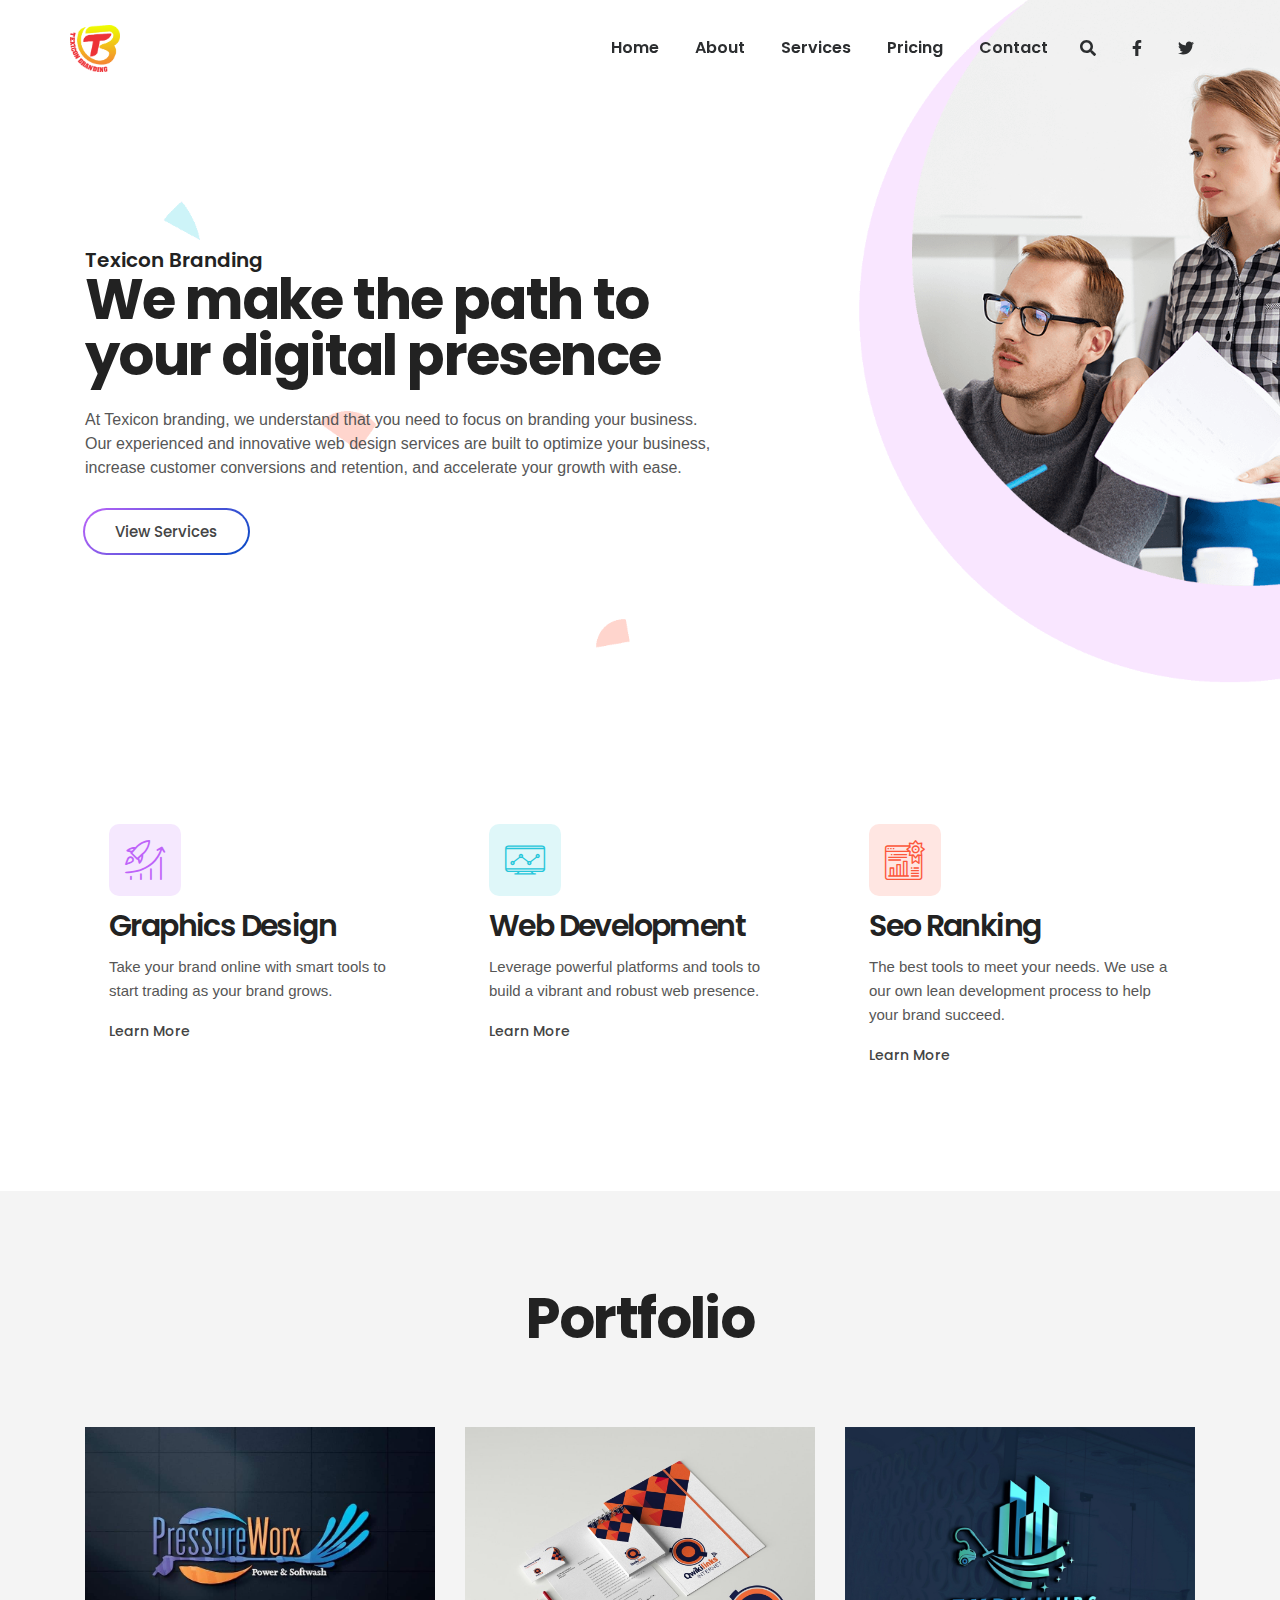
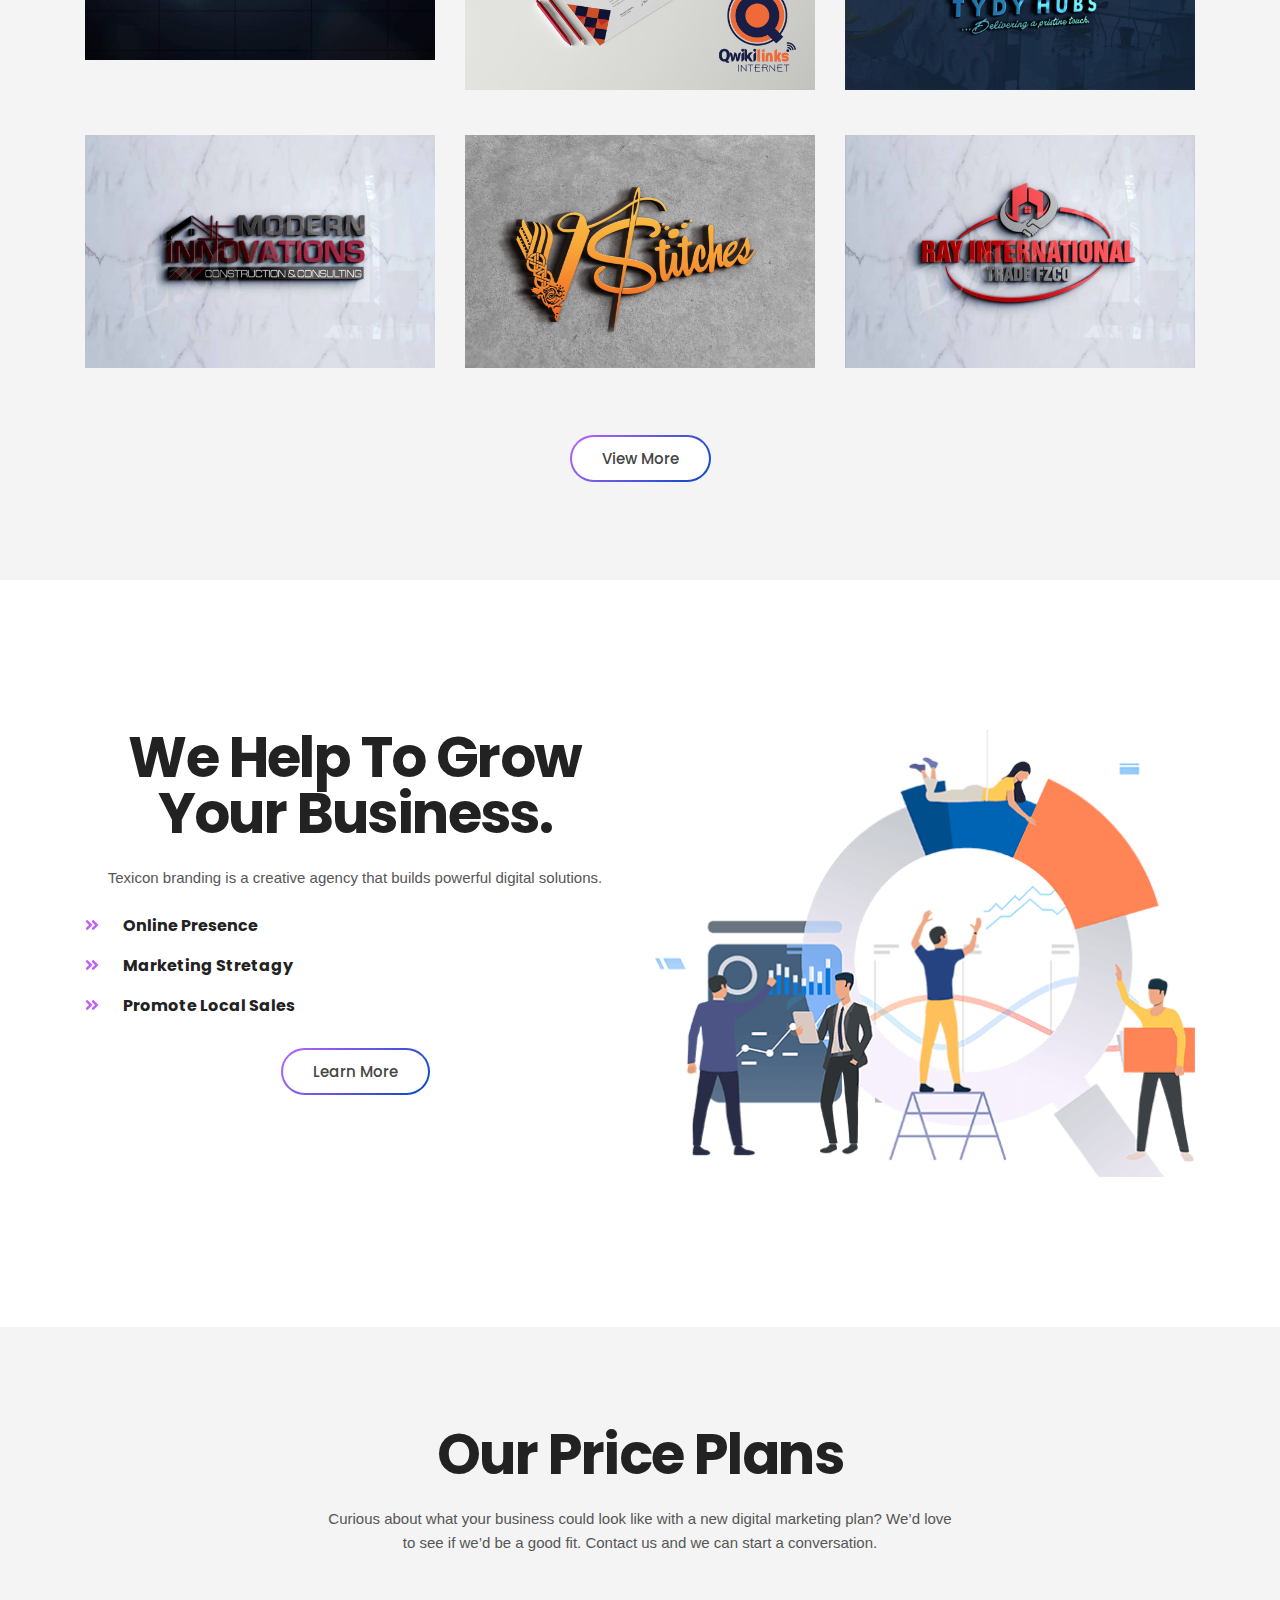
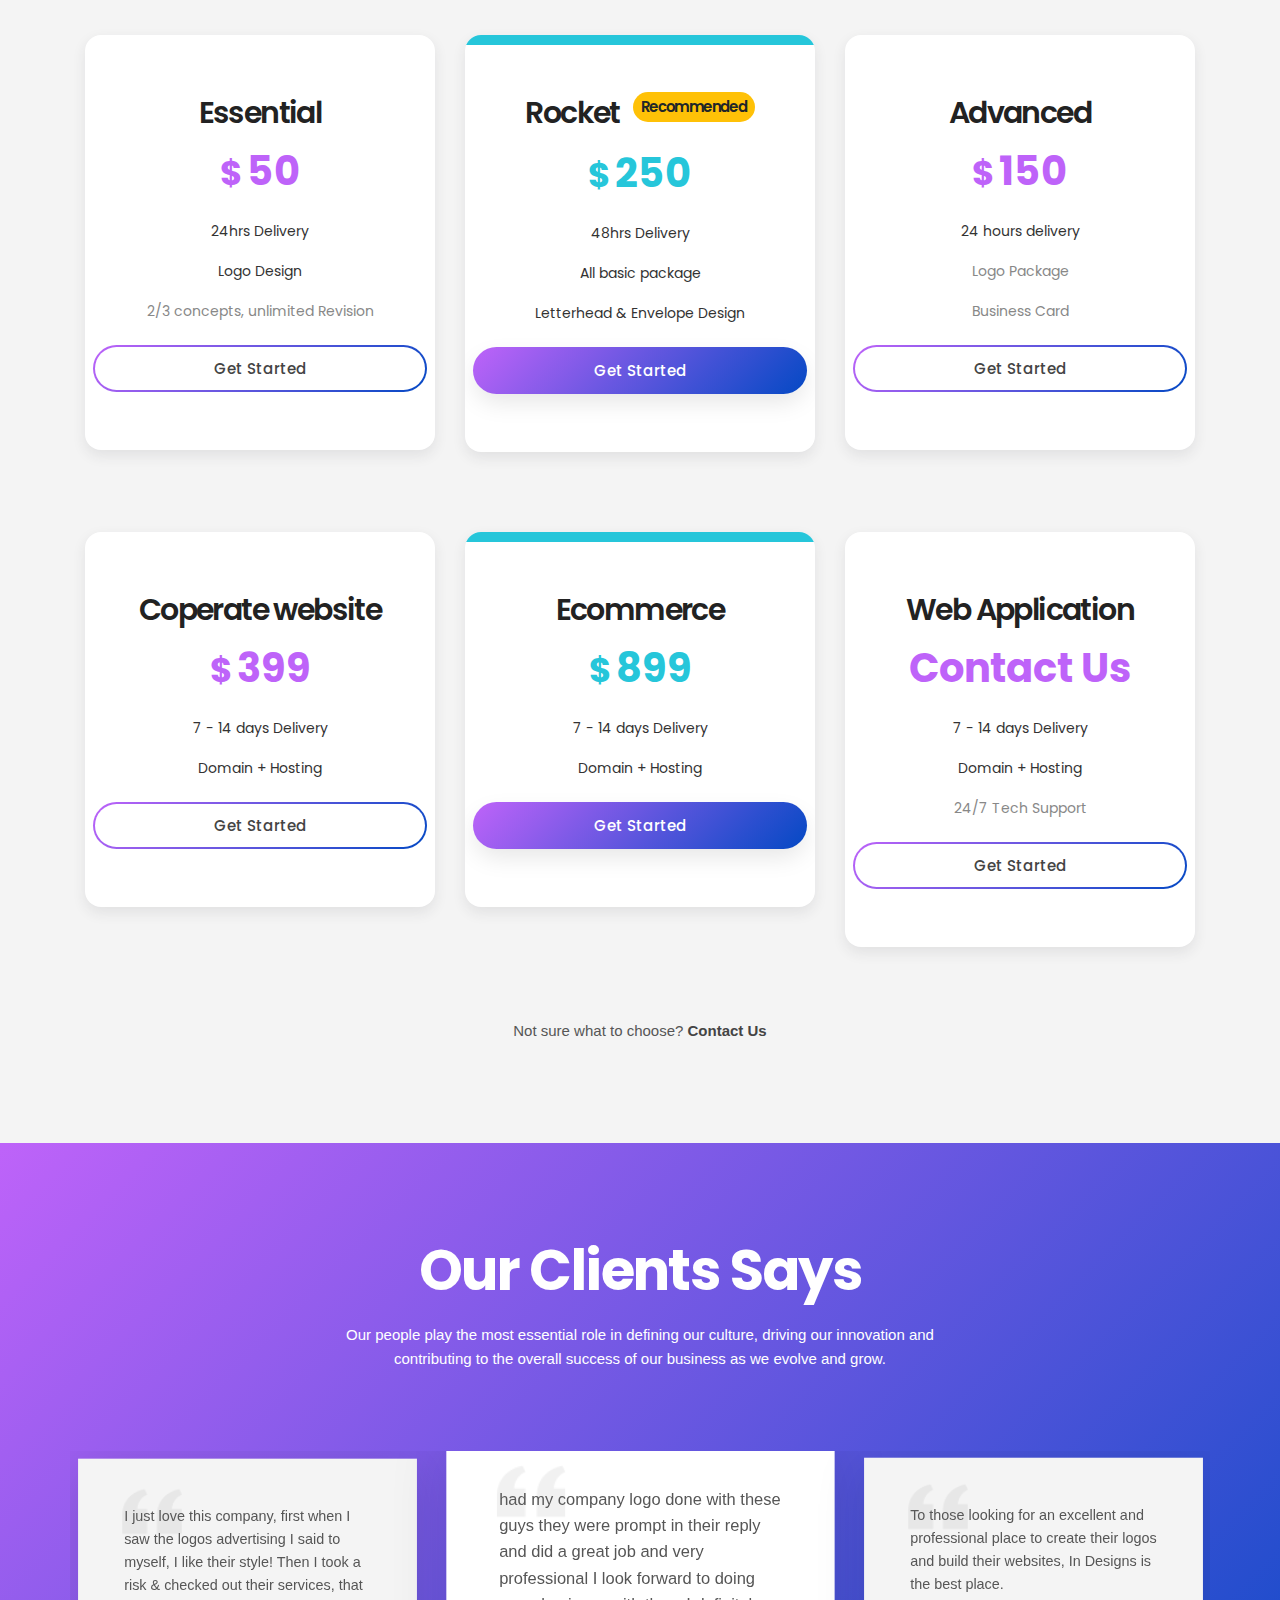
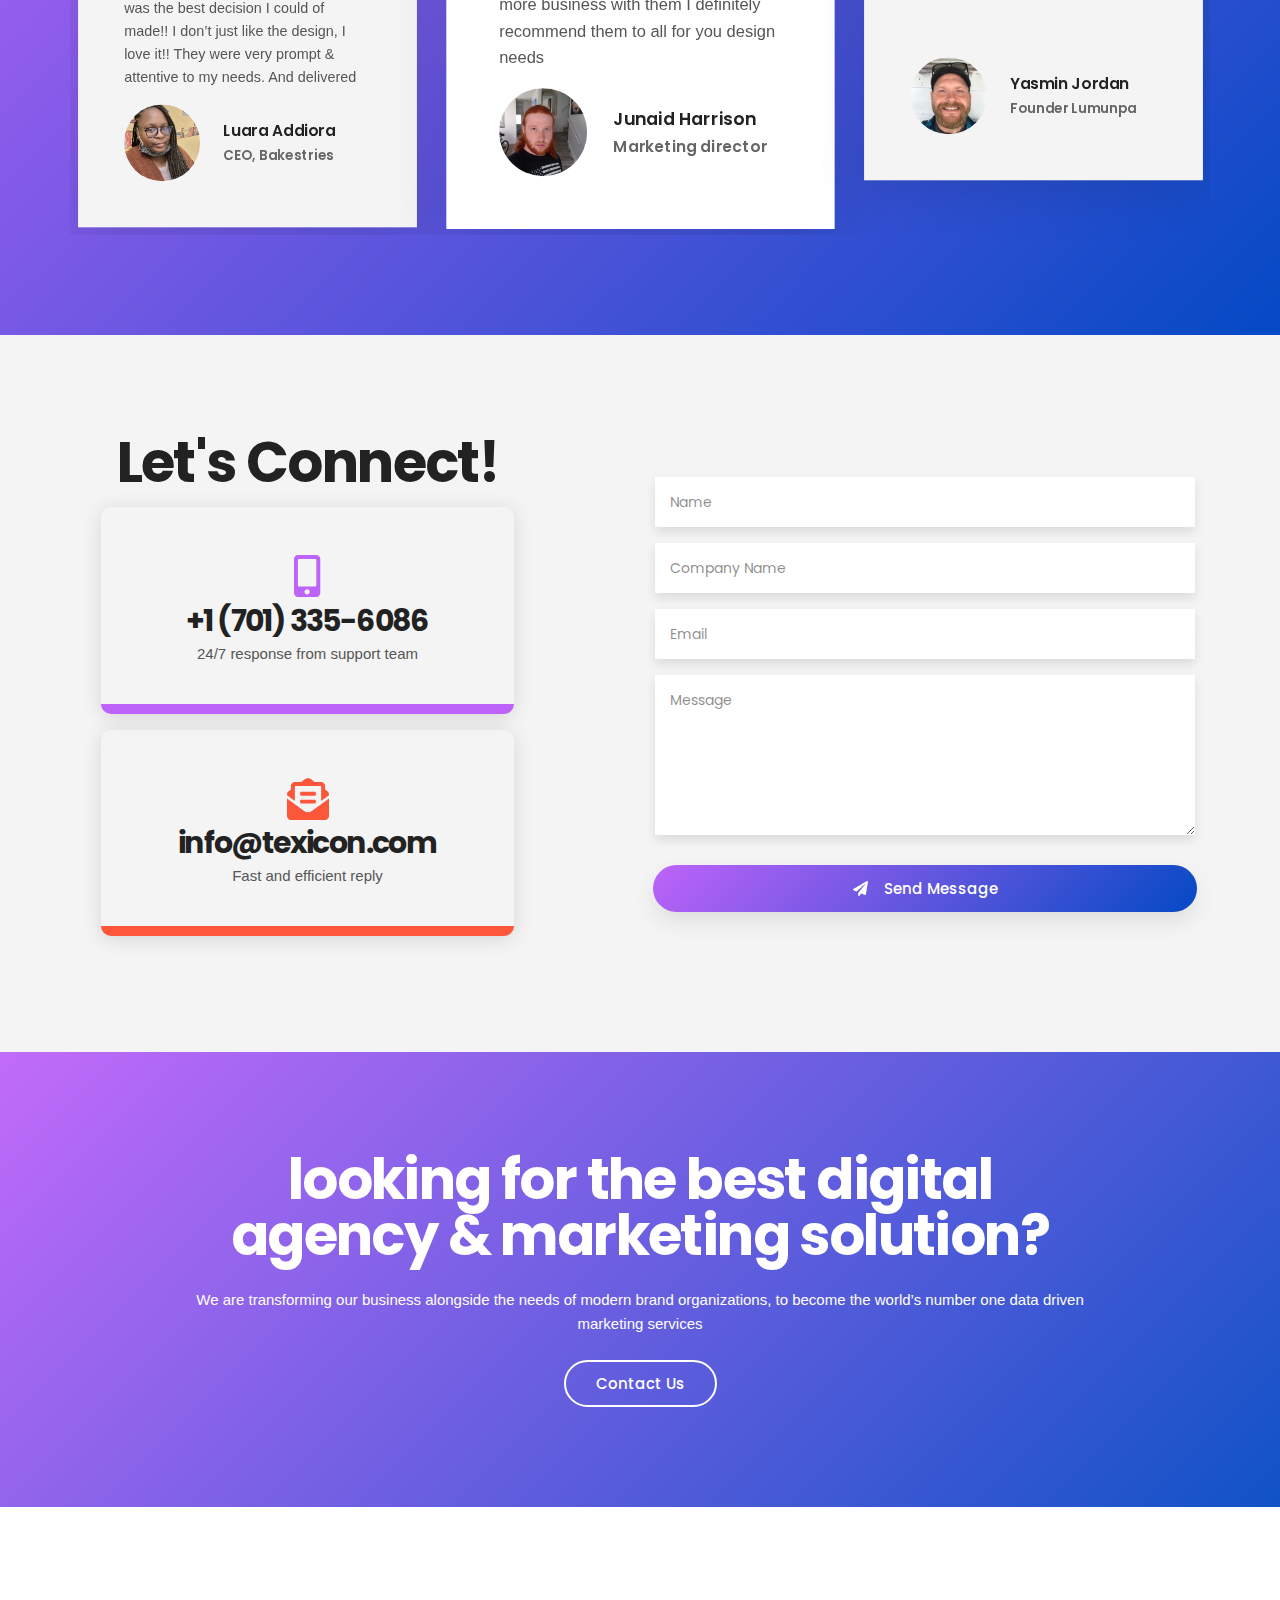
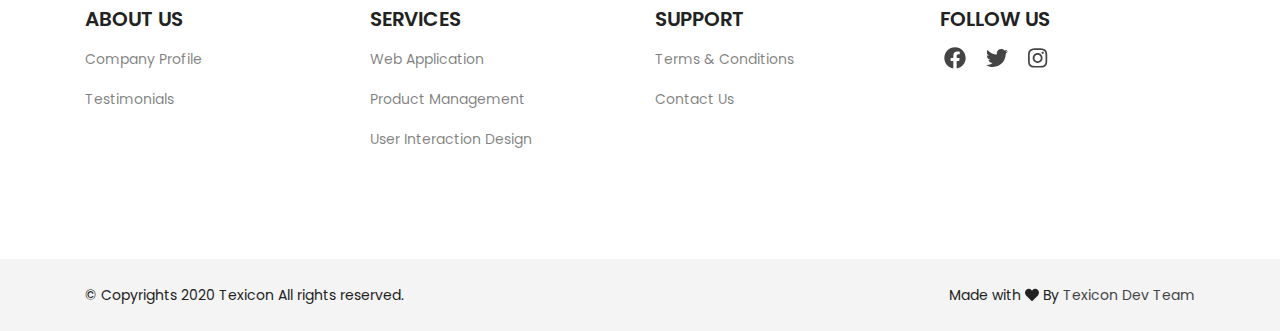
<file: index.html>
<!doctype html>
<html class="no-js" lang="en">

<head>
    <meta charset="UTF-8">
    <meta http-equiv="X-UA-Compatible" content="IE=edge">
    <meta name="viewport" content="width=device-width, initial-scale=1, shrink-to-fit=no">

    <!-- SEO Meta Description -->
    <meta name="description" content="">
    <meta name="author" content="Themeland">

    <!-- Title  -->
    <title>Texicon - Digital Marketing Agency</title>

    <!-- Favicon  -->
    <link rel="icon" href="assets/img/favicon.png">

    <!-- ***** All CSS Files ***** -->

    <!-- Style css -->
    <link rel="stylesheet" href="assets/css/style.css">

    <!-- Responsive css -->
    <link rel="stylesheet" href="assets/css/responsive.css">

</head>

<body class="homepage-2">
    <!--====== Preloader Area Start ======-->
    <div id="preloader">
        <!-- Digimax Preloader -->
        <div id="digimax-preloader" class="digimax-preloader">
            <!-- Preloader Animation -->
            <div class="preloader-animation">
                <!-- Spinner -->
                <div class="spinner"></div>
                <!-- Loader -->
                <div class="loader">
                    <span data-text-preloader="D" class="animated-letters">D</span>
                    <span data-text-preloader="I" class="animated-letters">I</span>
                    <span data-text-preloader="G" class="animated-letters">G</span>
                    <span data-text-preloader="I" class="animated-letters">I</span>
                    <span data-text-preloader="M" class="animated-letters">M</span>
                    <span data-text-preloader="A" class="animated-letters">A</span>
                    <span data-text-preloader="X" class="animated-letters">X</span>
                </div>
                <p class="fw-5 text-center text-uppercase">Loading</p>
            </div>
            <!-- Loader Animation -->
            <div class="loader-animation">
                <div class="row h-100">
                    <!-- Single Loader -->
                    <div class="col-3 single-loader p-0">
                        <div class="loader-bg"></div>
                    </div>
                    <!-- Single Loader -->
                    <div class="col-3 single-loader p-0">
                        <div class="loader-bg"></div>
                    </div>
                    <!-- Single Loader -->
                    <div class="col-3 single-loader p-0">
                        <div class="loader-bg"></div>
                    </div>
                    <!-- Single Loader -->
                    <div class="col-3 single-loader p-0">
                        <div class="loader-bg"></div>
                    </div>
                </div>
            </div>
        </div>
    </div>
    <!--====== Preloader Area End ======-->

    <!--====== Scroll To Top Area Start ======-->
    <div id="scrollUp" title="Scroll To Top">
        <i class="fas fa-arrow-up"></i>
    </div>
    <!--====== Scroll To Top Area End ======-->

    <div class="main overflow-hidden">
        <!-- ***** Header Start ***** -->
        <header id="header">
            <!-- Navbar -->
            <nav data-aos="zoom-out" data-aos-delay="800" class="navbar navbar-expand navbar-light">
                <div class="container header">
                    <!-- Navbar Brand-->
                    <a class="navbar-brand" href="index.html">
                        <img class="logo" src="assets/img/logo/logo.png" alt="sticky brand-logo">
                    </a>
                    <div class="ml-auto"></div>
                    <!-- Navbar -->
                    <ul class="navbar-nav items">
                        <li class="nav-item dropdown">
                            <a class="nav-link" href="#">Home </a>

                        </li>
                        <li class="nav-item">
                            <a href="about.html" class="nav-link">About</a>
                        </li>
                        <li class="nav-item">
                            <a href="services.html" class="nav-link">Services</a>
                        </li>
                        <li class="nav-item dropdown">
                            <a class="nav-link" href="pricing.html">Pricing</a>

                        </li>
                        <li class="nav-item dropdown">
                            <a class="nav-link" href="contact.html">Contact</a>

                        </li>
                    </ul>
                    <!-- Navbar Icons -->
                    <ul class="navbar-nav icons">
                        <li class="nav-item">
                            <a href="#" class="nav-link" data-toggle="modal" data-target="#search">
                                <i class="fas fa-search"></i>
                            </a>
                        </li>
                        <li class="nav-item social">
                            <a href="https://web.facebook.com/texiconbranding" class="nav-link"><i class="fab fa-facebook-f"></i></a>
                        </li>
                        <li class="nav-item social">
                            <a href="https://www.twitter.com" class="nav-link"><i class="fab fa-twitter"></i></a>
                        </li>
                    </ul>

                    <!-- Navbar Toggler -->
                    <ul class="navbar-nav toggle">
                        <li class="nav-item">
                            <a href="#" class="nav-link" data-toggle="modal" data-target="#menu">
                                <i class="fas fa-bars toggle-icon m-0"></i>
                            </a>
                        </li>
                    </ul>
                </div>
            </nav>
        </header>
        <!-- ***** Header End ***** -->

        <!-- ***** Welcome Area Start ***** -->
        <section id="home" class="section welcome-area overflow-hidden d-flex align-items-center">
            <div class="container">
                <div class="row align-items-center">
                    <!-- Welcome Intro Start -->
                    <div class="col-12 col-md-7">
                        <div class="welcome-intro">
                            <h4>Texicon Branding</h4>
                            <h1>We make the path to your digital presence</h1>
                            <p class="my-4">At Texicon branding, we understand that you need to focus on branding your
                                business. Our experienced and innovative web design services are built to optimize your
                                business, increase customer conversions and retention, and accelerate your growth with
                                ease.</p>
                            <!-- Buttons -->
                            <div class="button-group">
                                <a href="services.html" class="btn btn-bordered d-none d-sm-inline-block">View
                                    Services</a>
                            </div>
                        </div>
                    </div>
                </div>
            </div>
        </section>
        <!-- ***** Welcome Area End ***** -->

        <!-- ***** Service Area End ***** -->
        <section id="service" class="section service-area ptb_100 pt-md-0">
            <div class="container">
                <div class="row">
                    <div class="col-12 col-md-6 col-lg-4">
                        <!-- Single Service -->
                        <div class="single-service p-4">
                            <span class="flaticon-rocket-launch color-1 icon-bg-1"></span>
                            <h3 class="my-3">Graphics Design</h3>
                            <p>Take your brand online with smart tools to start trading as
                                your brand grows.</p>
                            <a class="service-btn mt-3" href="contact.html">Learn More</a>
                        </div>
                    </div>
                    <div class="col-12 col-md-6 col-lg-4">
                        <!-- Single Service -->
                        <div class="single-service p-4">
                            <span class="flaticon-monitoring color-2 icon-bg-2"></span>
                            <h3 class="my-3">Web Development</h3>
                            <p>Leverage powerful platforms and tools to build a vibrant and robust web
                                presence.</p>
                            <a class="service-btn mt-3" href="contact.html">Learn More</a>
                        </div>
                    </div>
                    <div class="col-12 col-md-6 col-lg-4">
                        <!-- Single Service -->
                        <div class="single-service p-4">
                            <span class="flaticon-web color-3 icon-bg-3"></span>
                            <h3 class="my-3">Seo Ranking</h3>
                            <p>The best tools to meet your needs. We use a our own lean development process to help your
                                brand succeed.</p>
                            <a class="service-btn mt-3" href="contact.html">Learn More</a>
                        </div>
                    </div>
                </div>
            </div>
        </section>
        <!-- ***** Service Area End ***** -->

        <!-- ***** Case Studies Area Start ***** -->
        <section class="section case-studies bg-grey ptb_100">
            <div class="container">
                <div class="row justify-content-center">
                    <div class="col-12 col-md-10 col-lg-7">
                        <!-- Section Heading -->
                        <div class="section-heading text-center">
                            <h2 style="text-transform: capitalize;">Portfolio</h2>
                            <p class="d-none d-sm-block mt-4"></p>
                            <p class="d-block d-sm-none mt-4"></p>
                        </div>
                    </div>
                </div>
                <div class="row">
                    <div class="col-12 col-md-6 col-lg-4">
                        <!-- Single Case Studies -->
                        <div class="single-case-studies">
                            <!-- Case Studies Thumb -->
                            <a href="#">
                                <img src="assets/img/case_studies/case_studies_2/thumb_1.jpg" alt="">
                            </a>
                            <!-- Case Studies Overlay -->
                            <a href="assets/img/case_studies/case_studies_2/thumb_1.jpg" data-fancybox="images"
                                class="case-studies-overlay">
                                <!-- Overlay Text -->
                                <span class="overlay-text text-center p-3">
                                    <i class="fas fa-search-plus fa-2x text-white"></i>
                                    <h3 class="text-white mt-2 mb-3">Logo Design</h3>
                                    <p class="text-white"></p>
                                </span>
                            </a>
                        </div>
                    </div>
                    <div class="col-12 col-md-6 col-lg-4">
                        <!-- Single Case Studies -->
                        <div class="single-case-studies">
                            <!-- Case Studies Thumb -->
                            <a href="#">
                                <img src="assets/img/case_studies/case_studies_2/thumb_2.jpg" alt="">
                            </a>
                            <!-- Case Studies Overlay -->
                            <a href="assets/img/case_studies/case_studies_2/thumb_2.jpg" data-fancybox="images"
                                class="case-studies-overlay">
                                <!-- Overlay Text -->
                                <span class="overlay-text text-center p-3">
                                    <i class="fas fa-search-plus fa-2x text-white"></i>
                                    <h3 class="text-white mt-2 mb-3">Branding</h3>
                                    <p class="text-white"></p>
                                </span>
                            </a>
                        </div>
                    </div>
                    <div class="col-12 col-md-6 col-lg-4">
                        <!-- Single Case Studies -->
                        <div class="single-case-studies">
                            <!-- Case Studies Thumb -->
                            <a href="#">
                                <img src="assets/img/case_studies/case_studies_2/thumb_3.jpg" alt="">
                            </a>
                            <!-- Case Studies Overlay -->
                            <a href="assets/img/case_studies/case_studies_2/thumb_3.jpg" data-fancybox="images"
                                class="case-studies-overlay">
                                <!-- Overlay Text -->
                                <span class="overlay-text text-center p-3">
                                    <i class="fas fa-search-plus fa-2x text-white"></i>
                                    <h3 class="text-white mt-2 mb-3">Logo</h3>
                                    <p class="text-white"></p>
                                </span>
                            </a>
                        </div>
                    </div>
                    <div class="col-12 col-md-6 col-lg-4">
                        <!-- Single Case Studies -->
                        <div class="single-case-studies">
                            <!-- Case Studies Thumb -->
                            <a href="#">
                                <img src="assets/img/case_studies/case_studies_2/thumb_4.jpg" alt="">
                            </a>
                            <!-- Case Studies Overlay -->
                            <a href="assets/img/case_studies/case_studies_2/thumb_4.jpg" data-fancybox="images"
                                class="case-studies-overlay">
                                <!-- Overlay Text -->
                                <span class="overlay-text text-center p-3">
                                    <i class="fas fa-search-plus fa-2x text-white"></i>
                                    <h3 class="text-white mt-2 mb-3">Web and Logo Design</h3>
                                    <p class="text-white"></p>
                                </span>
                            </a>
                        </div>
                    </div>
                    <div class="col-12 col-md-6 col-lg-4">
                        <!-- Single Case Studies -->
                        <div class="single-case-studies">
                            <!-- Case Studies Thumb -->
                            <a href="#">
                                <img src="assets/img/case_studies/case_studies_2/thumb_5.jpg" alt="">
                            </a>
                            <!-- Case Studies Overlay -->
                            <a href="assets/img/case_studies/case_studies_2/thumb_5.jpg" data-fancybox="images"
                                class="case-studies-overlay">
                                <!-- Overlay Text -->
                                <span class="overlay-text text-center p-3">
                                    <i class="fas fa-search-plus fa-2x text-white"></i>
                                    <h3 class="text-white mt-2 mb-3">Web Design</h3>
                                    <p class="text-white"></p>
                                </span>
                            </a>
                        </div>
                    </div>
                    <div class="col-12 col-md-6 col-lg-4">
                        <!-- Single Case Studies -->
                        <div class="single-case-studies">
                            <!-- Case Studies Thumb -->
                            <a href="#">
                                <img src="assets/img/case_studies/case_studies_2/thumb_6.jpg" alt="">
                            </a>
                            <!-- Case Studies Overlay -->
                            <a href="assets/img/case_studies/case_studies_2/thumb_6.jpg" data-fancybox="images"
                                class="case-studies-overlay">
                                <!-- Overlay Text -->
                                <span class="overlay-text text-center p-3">
                                    <i class="fas fa-search-plus fa-2x text-white"></i>
                                    <h3 class="text-white mt-2 mb-3">Logo Design</h3>
                                    <p class="text-white"></p>
                                </span>
                            </a>
                        </div>
                    </div>
                </div>
                <div class="row justify-content-center">
                    <a href="contact.html" class="btn btn-bordered mt-4">View More</a>
                </div>
            </div>
        </section>
        <!-- ***** Case Studies Area End ***** -->

        <!-- ***** Content Area Start ***** -->
        <section class="section content-area  ptb_150">
            <!-- Shape Top -->
            <div class="shape shape-top">
                <!-- <svg xmlns="http://www.w3.org/2000/svg" viewBox="0 0 1000 100" preserveAspectRatio="none" fill="#FFFFFF">
                    <path class="shape-fill" d="M421.9,6.5c22.6-2.5,51.5,0.4,75.5,5.3c23.6,4.9,70.9,23.5,100.5,35.7c75.8,32.2,133.7,44.5,192.6,49.7
                c23.6,2.1,48.7,3.5,103.4-2.5c54.7-6,106.2-25.6,106.2-25.6V0H0v30.3c0,0,72,32.6,158.4,30.5c39.2-0.7,92.8-6.7,134-22.4
                c21.2-8.1,52.2-18.2,79.7-24.2C399.3,7.9,411.6,7.5,421.9,6.5z"></path>
                </svg> -->
            </div>
            <div class="container">
                <div class="row justify-content-between">
                    <div class="col-12 col-lg-6">
                        <!-- Content Inner -->
                        <div class="content-inner text-center">
                            <!-- Section Heading -->
                            <div class="section-heading text-center mb-3">
                                <h2 style="text-transform: capitalize;">We help to grow your business.</h2>
                                <p class="d-none d-sm-block mt-4">Texicon branding is a creative agency that builds
                                    powerful digital solutions.</p>
                                <p class="d-block d-sm-none mt-4">Texicon branding is a creative agency that builds
                                    powerful digital solutions.</p>
                            </div>
                            <!-- Content List -->
                            <ul class="content-list text-left">
                                <!-- Single Content List -->
                                <li class="single-content-list media py-2">
                                    <div class="content-icon pr-4">
                                        <span class="color-1"><i class="fas fa-angle-double-right"></i></span>
                                    </div>
                                    <div class="content-text media-body">
                                        <span><b>Online Presence</b><br></span>
                                    </div>
                                </li>
                                <!-- Single Content List -->
                                <li class="single-content-list media py-2">
                                    <div class="content-icon pr-4">
                                        <span class="color-1"><i class="fas fa-angle-double-right"></i></span>
                                    </div>
                                    <div class="content-text media-body">
                                        <span><b>Marketing Stretagy</b><br></span>
                                    </div>
                                </li>
                                <!-- Single Content List -->
                                <li class="single-content-list media py-2">
                                    <div class="content-icon pr-4">
                                        <span class="color-1"><i class="fas fa-angle-double-right"></i></span>
                                    </div>
                                    <div class="content-text media-body">
                                        <span><b>Promote Local Sales</b><br></span>
                                    </div>
                                </li>
                            </ul>
                            <a href="https://wa.me/17013356086?text=I'm%20interested%20in%20branding%20my%20business%20" class="btn btn-bordered mt-4">Learn More</a>
                        </div>
                    </div>
                    <div class="col-12 col-lg-6">
                        <!-- Service Thumb -->
                        <div class="service-thumb mx-auto pt-4 pt-lg-0">
                            <img src="assets/img/content/content_thumb.png" alt="">
                        </div>
                    </div>
                </div>
            </div>
            <!-- Shape Bottom -->
            <div class="shape shape-bottom">
                <!-- <svg xmlns="http://www.w3.org/2000/svg" viewBox="0 0 1000 100" preserveAspectRatio="none" fill="#FFFFFF">
                    <path class="shape-fill" d="M421.9,6.5c22.6-2.5,51.5,0.4,75.5,5.3c23.6,4.9,70.9,23.5,100.5,35.7c75.8,32.2,133.7,44.5,192.6,49.7
        c23.6,2.1,48.7,3.5,103.4-2.5c54.7-6,106.2-25.6,106.2-25.6V0H0v30.3c0,0,72,32.6,158.4,30.5c39.2-0.7,92.8-6.7,134-22.4
        c21.2-8.1,52.2-18.2,79.7-24.2C399.3,7.9,411.6,7.5,421.9,6.5z"></path>
                </svg> -->
            </div>
        </section>
        <!-- ***** Content Area End ***** -->

        <!-- ***** Price Plan Area Start ***** -->
        <section id="pricing" class="section price-plan-area overflow-hidden bg-grey ptb_100">
            <div class="container">
                <div class="row justify-content-center">
                    <div class="col-12 col-md-10 col-lg-7">
                        <!-- Section Heading -->
                        <div class="section-heading text-center">
                            <h2 style="text-transform: capitalize;">Our Price Plans</h2>
                            <p class="d-none d-sm-block mt-4">Curious about what your business could look like with a
                                new digital marketing plan? We’d love to see if we’d be a good fit. Contact us and we
                                can start a conversation.</p>
                            <p class="d-block d-sm-none mt-4">Curious about what your business could look like with a
                                new digital marketing plan? We’d love to see if we’d be a good fit. Contact us and we
                                can start a conversation.</p>
                        </div>
                    </div>
                </div>
                <div class="row justify-content-center section-heading">
                    <div class="col-12 ">
                        <div class="row price-plan-wrapper resp">
                            <div class="col-6 col-md-4 section-heading2">
                                <!-- Single Price Plan -->
                                <div class="single-price-plan color-1 bg-hover hover-top text-center ">
                                    <!-- Plan Title -->
                                    <div class="plan-title mb-2 mb-sm-3">
                                        <h3 class="mb-2">Essential</h3>
                                        
                                    </div>
                                    <!-- Plan Price -->
                                    <div class="plan-price pb-2 pb-sm-3">
                                        <span class="color-primary fw-7">$</span>
                                        <span class="h1 fw-7">50</span>
                                    </div>
                                    <!-- Plan Description -->
                                    <div class="plan-description">
                                        <ul class="plan-features">
                                            <li class="py-2">24hrs Delivery</li>
                                            <li class="py-2">Logo Design</li>
                                            <li class="py-2 text-muted">2/3 concepts, unlimited Revision</li>
                                        </ul>
                                    </div>
                                    <!-- Plan Button -->
                                    <div class="plan-button">
                                        <a href="https://wa.me/17013356086?text=I'm%20interested%20in%20branding%20my%20business%20" class="btn btn-bordered mt-3">Get Started</a>
                                    </div>
                                </div>
                            </div>
                            <div class="col-6 col-md-4 section-heading2">
                                <!-- Single Price Plan -->
                                <div class="single-price-plan color-2 bg-hover active hover-top text-center ">
                                    <!-- Plan Title -->
                                    <div class="plan-title mb-2 mb-sm-3">
                                        <h3 class="mb-2">Rocket <sup><span
                                                    class="badge badge-pill badge-warning ml-2">Recommended</span></sup>
                                        </h3>
                                        
                                    </div>
                                    <!-- Plan Price -->
                                    <div class="plan-price pb-2 pb-sm-3">
                                        <span class="color-primary fw-7">$</span>
                                        <span class="h1 fw-7">250</span>
                                    </div>
                                    <!-- Plan Description -->
                                    <div class="plan-description">
                                        <ul class="plan-features">
                                            <li class="py-2">48hrs Delivery</li>
                                            <li class="py-2">All basic package</li>
                                            <li class="py-2">Letterhead & Envelope Design</li>
                                        </ul>
                                    </div>
                                    <!-- Plan Button -->
                                    <div class="plan-button">
                                        <a href="https://wa.me/17013356086?text=I'm%20interested%20in%20branding%20my%20business%20" class="btn btn-bordered active mt-3">Get Started</a>
                                    </div>
                                </div>
                            </div>
                            <div class="col-6 col-md-4 section-heading2">
                                <!-- Single Price Plan -->
                                <div class="single-price-plan color-1 bg-hover hover-top text-center ">
                                    <!-- Plan Title -->
                                    <div class="plan-title mb-2 mb-sm-3">
                                        <h3 class="mb-2">Advanced</h3>
                                        
                                    </div>
                                    <!-- Plan Price -->
                                    <div class="plan-price pb-2 pb-sm-3">
                                        <span class="color-primary fw-7">$</span>
                                        <span class="h1 fw-7">150</span>
                                    </div>
                                    <!-- Plan Description -->
                                    <div class="plan-description">
                                        <ul class="plan-features">
                                            <li class="py-2">24 hours delivery</li>
                                            <li class="py-2 text-muted">Logo Package</li>
                                            <li class="py-2 text-muted">Business Card</li>
                                        </ul>
                                    </div>
                                    <!-- Plan Button -->
                                    <div class="plan-button">
                                        <a href="https://wa.me/17013356086?text=I'm%20interested%20in%20branding%20my%20business%20" class="btn btn-bordered mt-3">Get Started</a>
                                    </div>
                                </div>
                            </div>
                        </div>
                    </div>
                </div>
                <div class="row justify-content-center">
                    <div class="col-12 ">
                        <div class="row price-plan-wrapper resp">
                            <div class="col col-6 col-md-4 section-heading2">
                                <!-- Single Price Plan -->
                                <div class="single-price-plan color-1 bg-hover hover-top text-center ">
                                    <!-- Plan Title -->
                                    <div class="plan-title mb-2 mb-sm-3">
                                        <h3 class="mb-2">Coperate website</h3>
                                        
                                    </div>
                                    <!-- Plan Price -->
                                    <div class="plan-price pb-2 pb-sm-3">
                                        <span class="color-primary fw-7">$</span>
                                        <span class="h1 fw-7">399</span>
                                    </div>
                                    <!-- Plan Description -->
                                    <div class="plan-description">
                                        <ul class="plan-features">
                                            <li class="py-2">7 - 14 days Delivery</li>
                                            <li class="py-2">Domain + Hosting</li>
                                        </ul>
                                    </div>
                                    <!-- Plan Button -->
                                    <div class="plan-button">
                                        <a href="https://wa.me/17013356086?text=I'm%20interested%20in%20branding%20my%20business%20" class="btn btn-bordered mt-3">Get Started</a>
                                    </div>
                                </div>
                            </div>
                            <div class="col col-6 col-md-4 section-heading2">
                                <!-- Single Price Plan -->
                                <div class="single-price-plan color-2 bg-hover active hover-top text-center ">
                                    <!-- Plan Title -->
                                    <div class="plan-title mb-2 mb-sm-3">
                                        <h3 class="mb-2">Ecommerce</h3>
                                    </div>
                                    <!-- Plan Price -->
                                    <div class="plan-price pb-2 pb-sm-3">
                                        <span class="color-primary fw-7">$</span>
                                        <span class="h1 fw-7">899</span>
                                    </div>
                                    <!-- Plan Description -->
                                    <div class="plan-description">
                                        <ul class="plan-features">
                                            <li class="py-2">7 - 14 days Delivery</li>
                                            <li class="py-2">Domain + Hosting</li>
                                        </ul>
                                    </div>
                                    <!-- Plan Button -->
                                    <div class="plan-button">
                                        <a href="https://wa.me/17013356086?text=I'm%20interested%20in%20branding%20my%20business%20" class="btn btn-bordered active mt-3">Get Started</a>
                                    </div>
                                </div>
                            </div>
                            <div class="col col-6 col-md-4 ">
                                <!-- Single Price Plan -->
                                <div class="single-price-plan color-1 bg-hover hover-top text-center ">
                                    <!-- Plan Title -->
                                    <div class="plan-title mb-2 mb-sm-3">
                                        <h3 class="mb-2">Web Application</h3>
                                        
                                    </div>
                                    <!-- Plan Price -->
                                    <div class="plan-price pb-2 pb-sm-3">
                                        <span class="h1 fw-7">Contact Us</span>
                                    </div>
                                    <!-- Plan Description -->
                                    <div class="plan-description">
                                        <ul class="plan-features">
                                            <li class="py-2">7 - 14 days Delivery</li>
                                            <li class="py-2">Domain + Hosting</li>
                                            <li class="py-2 text-muted">24/7 Tech Support</li>
                                        </ul>
                                    </div>
                                    <!-- Plan Button -->
                                    <div class="plan-button">
                                        <a href="https://wa.me/17013356086?text=I'm%20interested%20in%20branding%20my%20business%20" class="btn btn-bordered mt-3">Get Started</a>
                                    </div>
                                </div>
                            </div>
                        </div>
                    </div>
                </div>
                <div class="row justify-content-center pt-5">
                    <p class="pt-4 fw-5">Not sure what to choose? <a class="service-btn" href="https://wa.me/17013356086?text=I'm%20interested%20in%20branding%20my%20business%20"><strong>Contact
                                Us</strong></a></p>
                </div>
            </div>
        </section>
        <!-- ***** Price Plan Area End ***** -->

        <!-- ***** Review Area Start ***** -->
        <section id="review" class="section review-area bg-overlay ptb_100">
            <div class="container">
                <div class="row justify-content-center">
                    <div class="col-12 col-md-10 col-lg-7">
                        <!-- Section Heading -->
                        <div class="section-heading text-center">
                            <h2 class="text-white" style="text-transform: capitalize;">Our clients says</h2>
                            <p class="text-white d-none d-sm-block mt-4">Our people play the most essential role in defining our culture, driving our innovation and contributing to the overall success of our business as we evolve and grow.</p>
                            <p class="text-white d-block d-sm-none mt-4">Our people play the most essential role in defining our culture, driving our innovation and contributing to the overall success of our business as we evolve and grow.</p>
                        </div>
                    </div>
                </div>
                <div class="row">
                    <!-- Client Reviews -->
                    <div class="client-reviews owl-carousel">
                        <!-- Single Review -->
                        <div class="single-review p-5">
                            <!-- Review Content -->
                            <div class="review-content">
                                <!-- Review Text -->
                                <div class="review-text">
                                    <p>had my company logo done with these guys they were prompt in their reply and did
                                        a great job and very professional I look forward to doing more business with
                                        them
                                        I definitely recommend them to all for you design needs</p>
                                </div>
                                <!-- Quotation Icon -->
                                <div class="quot-icon">
                                    <img class="avatar-sm" src="assets/img/quote.png" alt="">
                                </div>
                            </div>
                            <!-- Reviewer -->
                            <div class="reviewer media mt-3">
                                <!-- Reviewer Thumb -->
                                <div class="reviewer-thumb">
                                    <img class="avatar-lg radius-100" src="assets/img/avatar/avatar-1.jpg" alt="">
                                </div>
                                <!-- Reviewer Media -->
                                <div class="reviewer-meta media-body align-self-center ml-4">
                                    <h5 class="reviewer-name color-primary mb-2">Junaid Harrison</h5>
                                    <h6 class="text-secondary fw-6">Marketing director</h6>
                                </div>
                            </div>
                        </div>
                        <!-- Single Review -->
                        <div class="single-review p-5">
                            <!-- Review Content -->
                            <div class="review-content">
                                <!-- Review Text -->
                                <div class="review-text">
                                    <p>To those looking for an excellent and professional place to create their logos
                                        and build their websites, In Designs is the best place.
                                        <p>&nbsp;</p>
                                        <p>&nbsp;</p>

                                    </p>
                                </div>
                                <!-- Quotation Icon -->
                                <div class="quot-icon">
                                    <img class="avatar-sm" src="assets/img/quote.png" alt="">
                                </div>
                            </div>
                            <!-- Reviewer -->
                            <div class="reviewer media mt-3">
                                <!-- Reviewer Thumb -->
                                <div class="reviewer-thumb">
                                    <img class="avatar-lg radius-100" src="assets/img/avatar/avatar-2.jpg" alt="">
                                </div>
                                <!-- Reviewer Media -->
                                <div class="reviewer-meta media-body align-self-center ml-4">
                                    <h5 class="reviewer-name color-primary mb-2">Yasmin Jordan</h5>
                                    <h6 class="text-secondary fw-6">Founder Lumunpa</h6>
                                </div>
                            </div>
                        </div>
                        <!-- Single Review -->
                        <div class="single-review p-5">
                            <!-- Review Content -->
                            <div class="review-content">
                                <!-- Review Text -->
                                <div class="review-text">
                                    <p>I just love this company, first when I saw the logos advertising I said to
                                        myself, I like their style! Then I took a risk & checked out their services,
                                        that was the best decision I could of made!! I don’t just like the design, I
                                        love
                                        it!! They were very prompt & attentive to my needs. And delivered</p>
                                </div>
                                <!-- Quotation Icon -->
                                <div class="quot-icon">
                                    <img class="avatar-sm" src="assets/img/quote.png" alt="">
                                </div>
                            </div>
                            <!-- Reviewer -->
                            <div class="reviewer media mt-3">
                                <!-- Reviewer Thumb -->
                                <div class="reviewer-thumb">
                                    <img class="avatar-lg radius-100" src="assets/img/avatar/avatar-3.jpg" alt="">
                                </div>
                                <!-- Reviewer Media -->
                                <div class="reviewer-meta media-body align-self-center ml-4">
                                    <h5 class="reviewer-name color-primary mb-2">Luara Addiora</h5>
                                    <h6 class="text-secondary fw-6">CEO, Bakestries</h6>
                                </div>
                            </div>
                        </div>
                    </div>
                </div>
            </div>
        </section>
        <!-- ***** Review Area End ***** -->

        <!--====== Contact Area Start ======-->
        <section id="contact" class="contact-area ptb_100 bg-grey">
            <div class="container">
                <div class="row justify-content-between align-items-center">
                    <div class="col-12 col-lg-5">
                        <!-- Section Heading -->
                        <div class="section-heading text-center mb-3">
                            <h2 style="text-transform: capitalize;">Let's connect!</h2>
                        </div>
                        <!-- Contact Us -->
                        <div class="contact-us">
                            <ul>
                                <!-- Contact Info -->
                                <li class="contact-info color-1 bg-hover active hover-bottom text-center p-5 m-3">
                                    <span><i class="fas fa-mobile-alt fa-3x"></i></span>
                                    <a class="d-block my-2" href="https://wa.me/17013356086?text=I'm%20interested%20in%20branding%20my%20business%20">
                                        <h3>+1 (701) 335-6086</h3>
                                    </a>
                                    <p>24/7 response from support team</p>
                                </li>
                                <!-- Contact Info -->
                                <li class="contact-info color-3 bg-hover active hover-bottom text-center p-5 m-3">
                                    <span><i class="fas fa-envelope-open-text fa-3x"></i></span>
                                    <a class="d-none d-sm-block my-2" href="#">
                                        <h3>info@texicon.com</h3>
                                    </a>
                                    <a class="d-block d-sm-none my-2" href="#">
                                        <h3>info@texicon.com</h3>
                                    </a>
                                    <p>Fast and efficient reply</p>
                                </li>
                            </ul>
                        </div>
                    </div>
                    <div class="col-12 col-lg-6 pt-4 pt-lg-0">
                        <!-- Contact Box -->
                        <div class="contact-box text-center">
                            <!-- Contact Form -->
                            <form id="contact-form" method="POST"
                                action="https://theme-land.com/digimx/demo/assets/php/mail.php">
                                <div class="row">
                                    <div class="col-12">
                                        <div class="form-group">
                                            <input type="text" class="form-control" name="name" placeholder="Name"
                                                required="required">
                                        </div>
                                        <div class="form-group">
                                            <input type="text" class="form-control" name="name"
                                                placeholder="Company Name" required="required">
                                        </div>
                                        <div class="form-group">
                                            <input type="email" class="form-control" name="email" placeholder="Email"
                                                required="required">
                                        </div>
                                        
                                    </div>
                                    <div class="col-12">
                                        <div class="form-group">
                                            <textarea class="form-control" name="message" placeholder="Message"
                                                required="required"></textarea>
                                        </div>
                                    </div>
                                    <div class="col-12">
                                        <button type="submit" class="btn btn-bordered active btn-block mt-3"><span
                                                class="text-white pr-3"><i class="fas fa-paper-plane"></i></span>Send
                                            Message</button>
                                    </div>
                                </div>
                            </form>
                            <p class="form-message"></p>
                        </div>
                    </div>
                </div>
            </div>
        </section>
        <!--====== Contact Area End ======-->

        <!--====== Call To Action Area Start ======-->
        <section class="section cta-area bg-overlay ptb_100">
            <div class="container">
                <div class="row justify-content-center">
                    <div class="col-12 col-lg-10">
                        <!-- Section Heading -->
                        <div class="section-heading text-center m-0">
                            <h2 class="text-white" >Looking for the best digital agency &amp; marketing solution?</h2>
                            <p class="text-white d-none d-sm-block mt-4">We are transforming our business alongside the needs of modern brand organizations, to become the world’s number one data driven marketing services</p>
                            <p class="text-white d-block d-sm-none mt-4">We are transforming our business alongside the needs of modern brand organizations, to become the world’s number one data driven marketing services</p>
                            <a href="https://wa.me/17013356086?text=I'm%20interested%20in%20branding%20my%20business%20" class="btn btn-bordered-white mt-4">Contact Us</a>
                        </div>
                    </div>
                </div>
            </div>
        </section>
        <!--====== Call To Action Area End ======-->

        <!--====== Footer Area Start ======-->
        <footer class="section footer-area">
            <!-- Footer Top -->
            <div class="footer-top ptb_100">
                <div class="container">
                    <div class="row">
                        <div class="col-12 col-sm-6 col-lg-3">
                            <!-- Footer Items -->
                            <div class="footer-items">
                                <!-- Footer Title -->
                                <h3 class="footer-title text-uppercase mb-2">About Us</h3>
                                <ul>
                                    <li class="py-2"><a class="text-black-50" href="about.html">Company Profile</a></li>
                                    <li class="py-2"><a class="text-black-50" href="#review">Testimonials</a></li>
                                </ul>
                            </div>
                        </div>
                        <div class="col-12 col-sm-6 col-lg-3">
                            <!-- Footer Items -->
                            <div class="footer-items">
                                <!-- Footer Title -->
                                <h3 class="footer-title text-uppercase mb-2">Services</h3>
                                <ul>
                                    <li class="py-2"><a class="text-black-50" href="#service">Web Application</a></li>
                                    <li class="py-2"><a class="text-black-50" href="#service">Product Management</a></li>
                                    <li class="py-2"><a class="text-black-50" href="#service">User Interaction Design</a></li>
                                </ul>
                            </div>
                        </div>
                        <div class="col-12 col-sm-6 col-lg-3">
                            <!-- Footer Items -->
                            <div class="footer-items">
                                <!-- Footer Title -->
                                <h3 class="footer-title text-uppercase mb-2">Support</h3>
                                <ul>
                                    <li class="py-2"><a class="text-black-50" href="#">Terms &amp; Conditions</a></li>
                                    <li class="py-2"><a class="text-black-50" href="contact.html">Contact Us</a></li>
                                </ul>
                            </div>
                        </div>
                        <div class="col-12 col-sm-6 col-lg-3">
                            <!-- Footer Items -->
                            <div class="footer-items">
                                <!-- Footer Title -->
                                <h3 class="footer-title text-uppercase mb-2">Follow Us</h3>
                                <p class="mb-2"></p>
                                <!-- Social Icons -->
                                <ul class="social-icons list-inline pt-2">
                                    <li class="list-inline-item px-1"><a href="https://web.facebook.com/texiconbranding"><i class="fab fa-facebook"></i></a>
                                    </li>
                                    <li class="list-inline-item px-1"><a href="https://www.twitter.com"><i class="fab fa-twitter"></i></a>
                                    </li>
                                    <li class="list-inline-item px-1"><a href="https://www.instagram.com"><i class="fab fa-instagram"></i></a>
                                    </li>
                                </ul>
                            </div>
                        </div>
                    </div>
                </div>
            </div>
            <!-- Footer Bottom -->
            <div class="footer-bottom bg-grey">
                <div class="container">
                    <div class="row">
                        <div class="col-12">
                            <!-- Copyright Area -->
                            <div
                                class="copyright-area d-flex flex-wrap justify-content-center justify-content-sm-between text-center py-4">
                                <!-- Copyright Left -->
                                <div class="copyright-left">&copy; Copyrights 2020 Texicon All rights reserved.</div>
                                <!-- Copyright Right -->
                                <div class="copyright-right">Made with <i class="fas fa-heart"></i> By <a
                                        href="#">Texicon Dev Team</a></div>
                            </div>
                        </div>
                    </div>
                </div>
            </div>
        </footer>
        <!--====== Footer Area End ======-->

        <!--====== Modal Search Area Start ======-->
        <div id="search" class="modal fade p-0">
            <div class="modal-dialog dialog-animated">
                <div class="modal-content h-100">
                    <div class="modal-header" data-dismiss="modal">
                        Search <i class="far fa-times-circle icon-close"></i>
                    </div>
                    <div class="modal-body">
                        <form class="row">
                            <div class="col-12 align-self-center">
                                <div class="row">
                                    <div class="col-12 pb-3">
                                        <h2 class="search-title mb-3">What are you looking for?</h2>
                                        <p></p>
                                    </div>
                                </div>
                                <div class="row">
                                    <div class="col-12 input-group">
                                        <input type="text" class="form-control" placeholder="Enter your keywords">
                                    </div>
                                </div>
                                <div class="row">
                                    <div class="col-12 input-group align-self-center">
                                        <button class="btn btn-bordered mt-3">Search</button>
                                    </div>
                                </div>
                            </div>
                        </form>
                    </div>
                </div>
            </div>
        </div>
        <!--====== Modal Search Area End ======-->

        <!--====== Modal Responsive Menu Area Start ======-->
        <div id="menu" class="modal fade p-0">
            <div class="modal-dialog dialog-animated">
                <div class="modal-content h-100">
                    <div class="modal-header" data-dismiss="modal">
                        Menu <i class="far fa-times-circle icon-close"></i>
                    </div>
                    <div class="menu modal-body">
                        <div class="row w-100">
                            <div class="items p-0 col-12 text-center"></div>
                        </div>
                    </div>
                </div>
            </div>
        </div>
        <!--====== Modal Responsive Menu Area End ======-->
    </div>

    <!-- ***** All jQuery Plugins ***** -->

    <!-- jQuery(necessary for all JavaScript plugins) -->
    <script src="assets/js/jquery/jquery-3.5.1.min.js"></script>

    <!-- Bootstrap js -->
    <script src="assets/js/bootstrap/popper.min.js"></script>
    <script src="assets/js/bootstrap/bootstrap.min.js"></script>

    <!-- Plugins js -->
    <script src="assets/js/plugins/plugins.min.js"></script>

    <!-- Active js -->
    <script src="assets/js/active.js"></script>
</body>

</html>
</file>
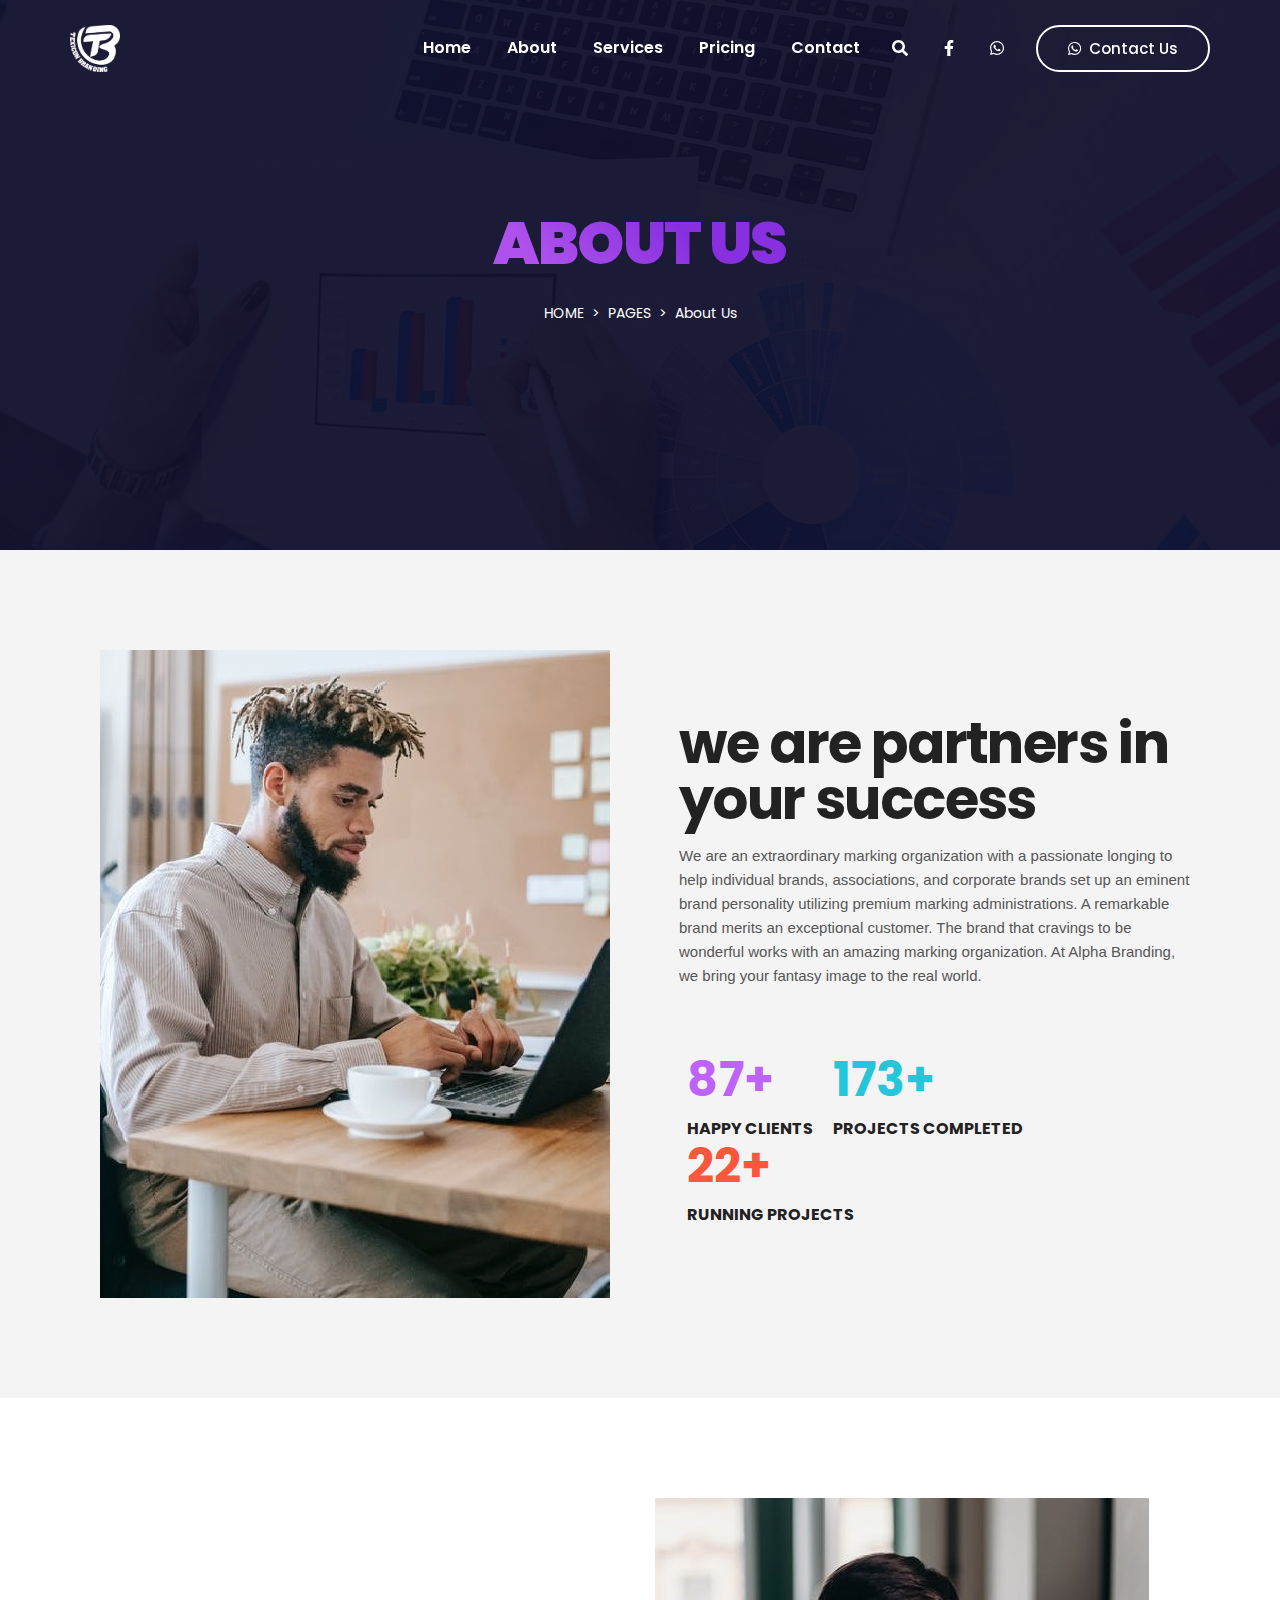
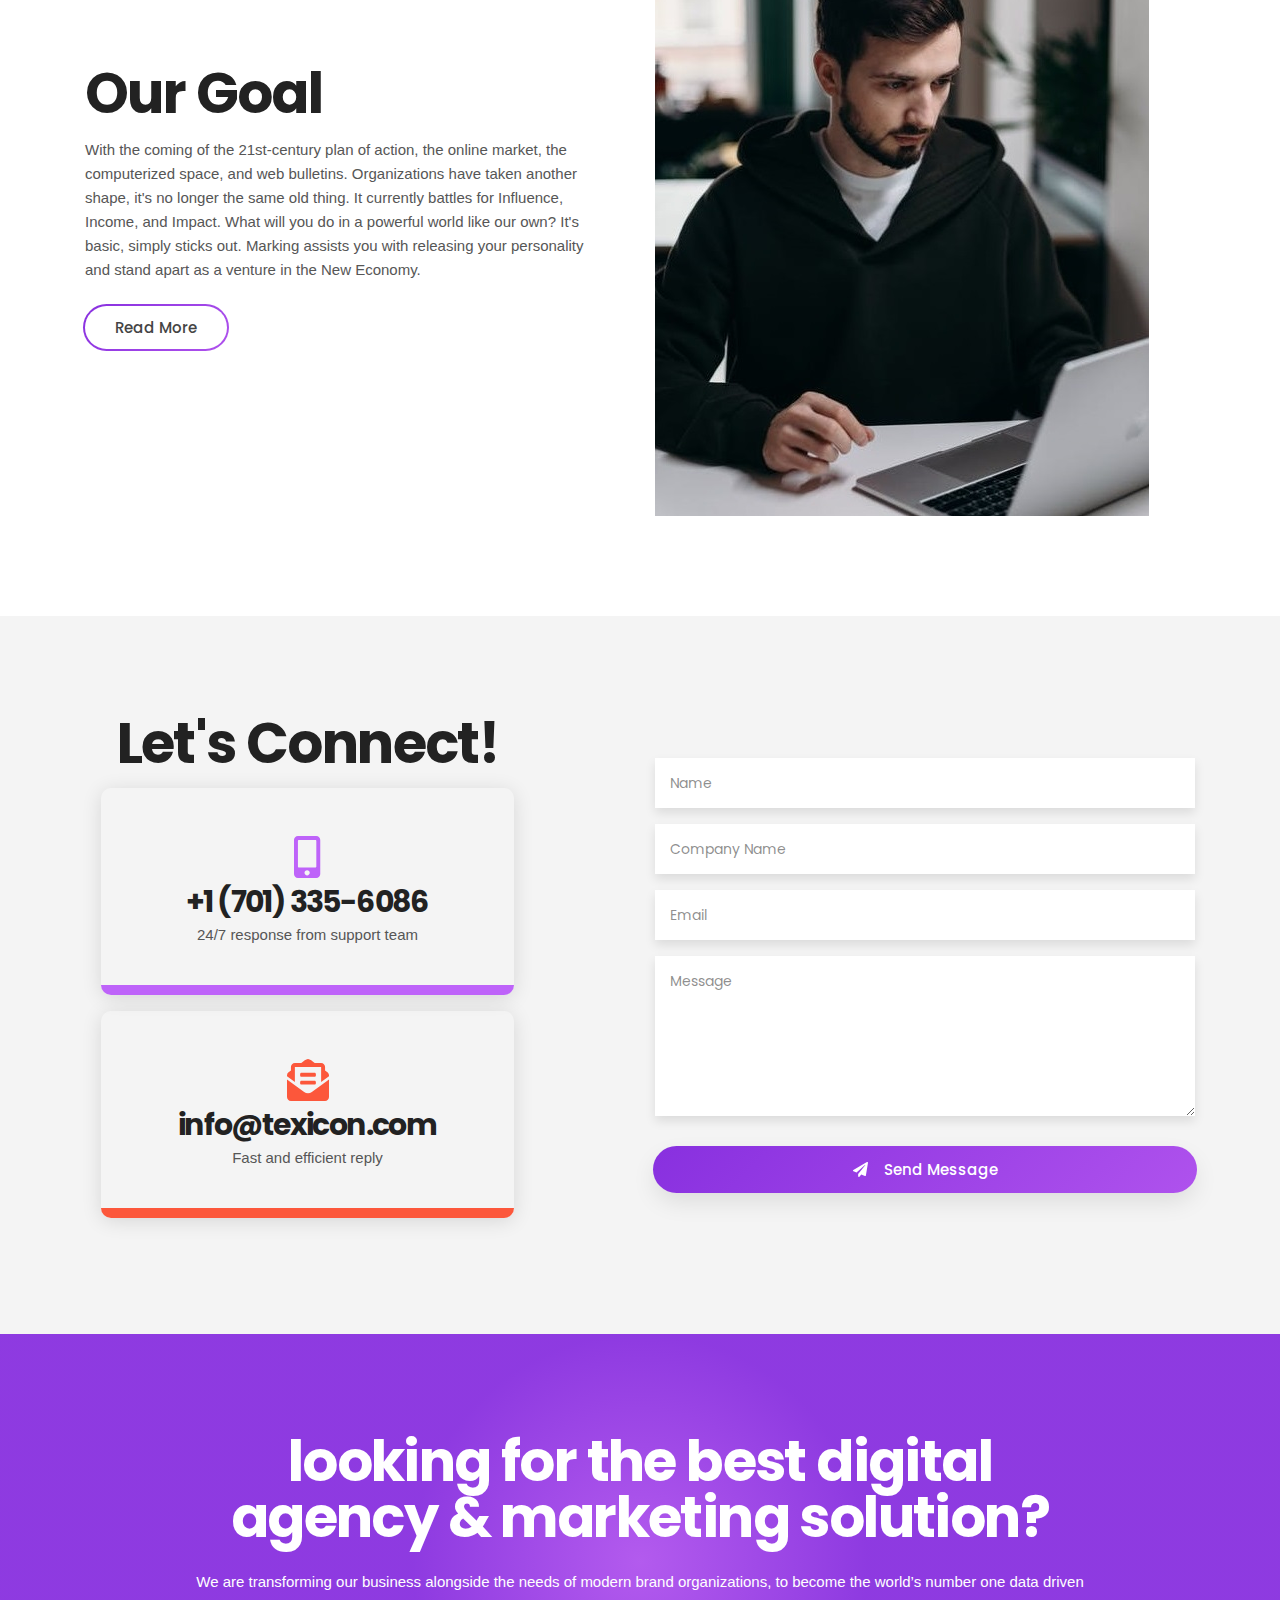
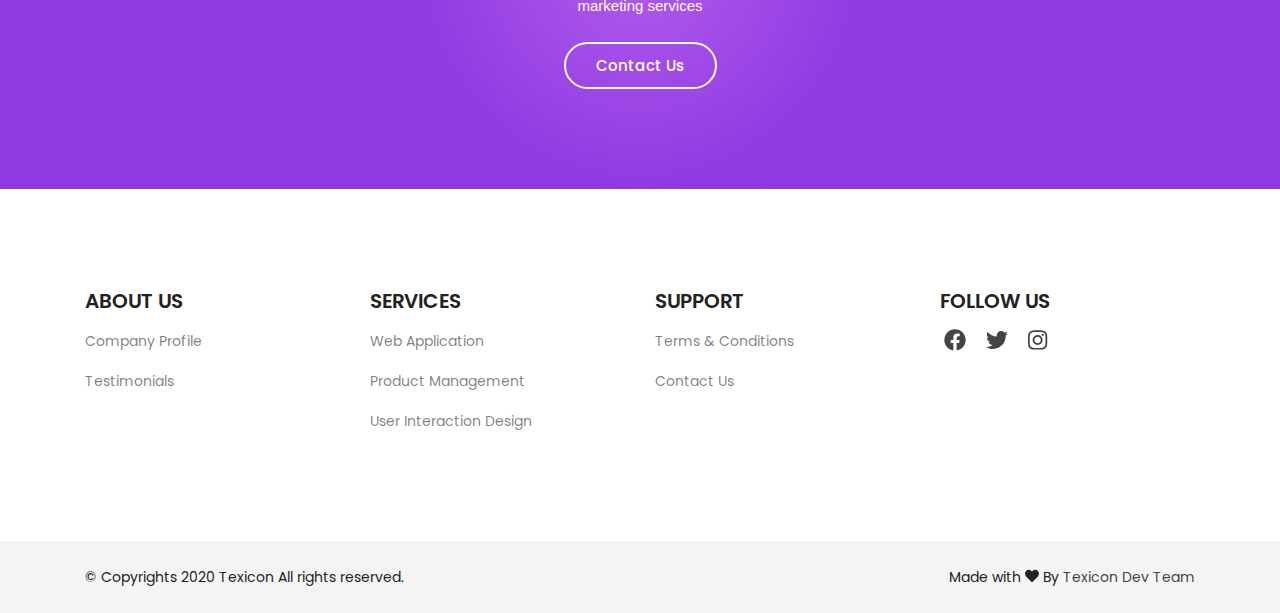
<file: about.html>
<!doctype html>
<html class="no-js" lang="en">

<head>
    <meta charset="UTF-8">
    <meta http-equiv="X-UA-Compatible" content="IE=edge">
    <meta name="viewport" content="width=device-width, initial-scale=1, shrink-to-fit=no">

    <!-- SEO Meta Description -->
    <meta name="description" content="">
    <meta name="author" content="Themeland">

    <!-- Title  -->
    <title>Digimax - SEO & Digital Marketing Agency HTML Template | About Us</title>

    <!-- Favicon  -->
    <link rel="icon" href="assets/img/favicon.png">

    <!-- ***** All CSS Files ***** -->

    <!-- Style css -->
    <link rel="stylesheet" href="assets/css/style.css">

    <!-- Responsive css -->
    <link rel="stylesheet" href="assets/css/responsive.css">

</head>

<body>
    <!--====== Preloader Area Start ======-->
    <div id="preloader">
        <!-- Digimax Preloader -->
        <div id="digimax-preloader" class="digimax-preloader">
            <!-- Preloader Animation -->
            <div class="preloader-animation">
                <!-- Spinner -->
                <div class="spinner"></div>
                <!-- Loader -->
                <div class="loader">
                    <span data-text-preloader="D" class="animated-letters">D</span>
                    <span data-text-preloader="I" class="animated-letters">I</span>
                    <span data-text-preloader="G" class="animated-letters">G</span>
                    <span data-text-preloader="I" class="animated-letters">I</span>
                    <span data-text-preloader="M" class="animated-letters">M</span>
                    <span data-text-preloader="A" class="animated-letters">A</span>
                    <span data-text-preloader="X" class="animated-letters">X</span>
                </div>
                <p class="fw-5 text-center text-uppercase">Loading</p>
            </div>
            <!-- Loader Animation -->
            <div class="loader-animation">
                <div class="row h-100">
                    <!-- Single Loader -->
                    <div class="col-3 single-loader p-0">
                        <div class="loader-bg"></div>
                    </div>
                    <!-- Single Loader -->
                    <div class="col-3 single-loader p-0">
                        <div class="loader-bg"></div>
                    </div>
                    <!-- Single Loader -->
                    <div class="col-3 single-loader p-0">
                        <div class="loader-bg"></div>
                    </div>
                    <!-- Single Loader -->
                    <div class="col-3 single-loader p-0">
                        <div class="loader-bg"></div>
                    </div>
                </div>
            </div>
        </div>
    </div>
    <!--====== Preloader Area End ======-->

    <!--====== Scroll To Top Area Start ======-->
    <div id="scrollUp" title="Scroll To Top">
        <i class="fas fa-arrow-up"></i>
    </div>
    <!--====== Scroll To Top Area End ======-->

    <div class="main overflow-hidden">
        <!-- ***** Header Start ***** -->
        <header id="header">
            <!-- Navbar -->
            <nav data-aos="zoom-out" data-aos-delay="800" class="navbar navbar-expand">
                <div class="container header">
                    <!-- Navbar Brand-->
                    <a class="navbar-brand" href="index.html">
                        <img class="navbar-brand-regular logo" src="assets/img/logo/logo-white.png" alt="brand-logo">
                        <img class="navbar-brand-sticky logo" src="assets/img/logo/logo.png" alt="sticky brand-logo">
                    </a>
                    <div class="ml-auto"></div>
                    <!-- Navbar -->
                    <ul class="navbar-nav items">
                        <li class="nav-item dropdown">
                            <a class="nav-link" href="index.html">Home </a>
                            
                        </li>
                        <li class="nav-item">
                            <a href="about.html" class="nav-link">About</a>
                        </li>
                        <li class="nav-item">
                            <a href="services.html" class="nav-link">Services</a>
                        </li>
                        <li class="nav-item dropdown">
                            <a class="nav-link" href="pricing.html">Pricing </a>
                            
                        </li>
                        <li class="nav-item dropdown">
                            <a class="nav-link" href="contact.html">Contact</a>
                            
                        </li>
                    </ul>
                    <!-- Navbar Icons -->
                    <ul class="navbar-nav icons">
                        <li class="nav-item">
                            <a href="#" class="nav-link" data-toggle="modal" data-target="#search">
                                <i class="fas fa-search"></i>
                            </a>
                        </li>
                        <li class="nav-item social">
                            <a href="https://web.facebook.com/texiconbranding" class="nav-link"><i class="fab fa-facebook-f"></i></a>
                        </li>
                        <li class="nav-item social">
                            <a href="https://wa.me/17013356086?text=I'm%20interested%20in%20branding%20my%20business%20" class="nav-link"><i class="fab fa-whatsapp"></i></a>
                        </li>
                    </ul>

                    <!-- Navbar Toggler -->
                    <ul class="navbar-nav toggle">
                        <li class="nav-item">
                            <a href="#" class="nav-link" data-toggle="modal" data-target="#menu">
                                <i class="fas fa-bars toggle-icon m-0"></i>
                            </a>
                        </li>
                    </ul>

                    <!-- Navbar Action Button -->
                    <ul class="navbar-nav action">
                        <li class="nav-item ml-3">
                            <a href="https://wa.me/17013356086?text=I'm%20interested%20in%20branding%20my%20business%20" class="btn ml-lg-auto btn-bordered-white"><i
                                    class="fab fa-whatsapp contact-icon mr-md-2"></i>Contact Us</a>
                        </li>
                    </ul>
                </div>
            </nav>
        </header>
        <!-- ***** Header End ***** -->

        <!-- ***** Breadcrumb Area Start ***** -->
        <section class="section breadcrumb-area overlay-dark d-flex align-items-center">
            <div class="container">
                <div class="row">
                    <div class="col-12">
                        <!-- Breamcrumb Content -->
                        <div class="breadcrumb-content d-flex flex-column align-items-center text-center">
                            <h2 class="text-white text-uppercase mb-3">About Us</h2>
                            <ol class="breadcrumb">
                                <li class="breadcrumb-item"><a class="text-uppercase text-white"
                                        href="index.html">Home</a></li>
                                <li class="breadcrumb-item"><a class="text-uppercase text-white" href="#">Pages</a></li>
                                <li class="breadcrumb-item text-white active">About Us</li>
                            </ol>
                        </div>
                    </div>
                </div>
            </div>
        </section>
        <!-- ***** Breadcrumb Area End ***** -->

        <!-- ***** About Area Start ***** -->
        <section class="section about-area ptb_100 bg-grey">
            <div class="container">
                <div class="row justify-content-between align-items-center">
                    <div class="col-12 col-lg-6">
                        <!-- About Thumb -->
                        <div class="about-thumb text-center">
                            <img src="assets/img/about/about_thumb_1.jpg" alt="">
                        </div>
                    </div>
                    <div class="col-12 col-lg-6">
                        <!-- About Content -->
                        <div class="about-content section-heading text-center text-lg-left pl-md-4 mt-5 mt-lg-0 mb-0">
                            <h2 class="mb-3">We are Partners in your Success</h2>
                            <p>We are an extraordinary marking organization with a passionate longing to help individual
                                brands, associations, and corporate brands set up an eminent brand personality utilizing
                                premium marking administrations. A remarkable brand merits an exceptional customer. The
                                brand that cravings to be wonderful works with an amazing marking organization. At Alpha
                                Branding, we bring your fantasy image to the real world.</p><br>

                            <!-- Counter Area -->
                            <div class="couter-area mt-5">
                                <!-- Single Counter -->
                                <div class="single-counter d-block d-md-inline-block m-4 m-md-2">
                                    <div class="counter-inner">
                                        <!-- Counter Item -->
                                        <div class="counter-item d-inline-block mb-3">
                                            <span class="counter color-1 fw-7">87</span><span
                                                class="color-1 fw-7">+</span>
                                        </div>
                                    </div>
                                    <h4 class="text-uppercase fw-7">Happy Clients</h4>
                                </div>
                                <!-- Single Counter -->
                                <div class="single-counter d-block d-md-inline-block m-4 m-md-2">
                                    <div class="counter-inner">
                                        <!-- Counter Item -->
                                        <div class="counter-item d-inline-block mb-3">
                                            <span class="counter color-2 fw-7">173</span><span
                                                class="color-2 fw-7">+</span>
                                        </div>
                                    </div>
                                    <h4 class="text-uppercase fw-7">Projects Completed</h4>
                                </div>
                                <!-- Single Counter -->
                                <div class="single-counter d-block d-md-inline-block m-4 m-md-2">
                                    <div class="counter-inner">
                                        <!-- Counter Item -->
                                        <div class="counter-item d-inline-block mb-3">
                                            <span class="counter color-3 fw-7">22</span><span
                                                class="color-3 fw-7">+</span>
                                        </div>
                                    </div>
                                    <h4 class="text-uppercase fw-7">Running Projects</h4>
                                </div>
                            </div>
                        </div>
                    </div>
                </div>
            </div>
        </section>
        <!-- ***** About Area End ***** -->

        <!-- ***** Our Goal Area Start ***** -->
        <section class="section our-goal ptb_100">
            <div class="container">
                <div class="row justify-content-between align-items-center">
                    <div class="col-12 col-lg-6">
                        <!-- Goal Content -->
                        <div class="goal-content section-heading text-center text-lg-left pr-md-4 mb-0">
                            <h2 class="mb-3" style="text-transform: capitalize;">Our Goal</h2>
                            <p>With the coming of the 21st-century plan of action, the online market, the computerized
                                space, and web bulletins. Organizations have taken another shape, it's no longer the
                                same old thing. It currently battles for Influence, Income, and Impact. What will you do
                                in a powerful world like our own? It's basic, simply sticks out. Marking assists you
                                with releasing your personality and stand apart as a venture in the New Economy.</p>
                            <a href="https://wa.me/17013356086?text=I'm%20interested%20in%20branding%20my%20business%20" class="btn btn-bordered mt-4">Read More</a>
                        </div>
                    </div>
                    <div class="col-12 col-lg-6">
                        <!-- Goal Thumb -->
                        <div class="goal-thumb mt-5 mt-lg-0">
                            <img src="assets/img/about/about_thumb_2.jpg" alt="">
                        </div>
                    </div>
                </div>
            </div>
        </section>
        <!-- ***** Our Goal Area End ***** -->



        <!--====== Contact Area Start ======-->
        <section id="contact" class="contact-area ptb_100 bg-grey">
            <div class="container">
                <div class="row justify-content-between align-items-center">
                    <div class="col-12 col-lg-5">
                        <!-- Section Heading -->
                        <div class="section-heading text-center mb-3">
                            <h2 style="text-transform: capitalize;">Let's connect!</h2>
                        </div>
                        <!-- Contact Us -->
                        <div class="contact-us">
                            <ul>
                                <!-- Contact Info -->
                                <li class="contact-info color-1 bg-hover active hover-bottom text-center p-5 m-3">
                                    <span><i class="fas fa-mobile-alt fa-3x"></i></span>
                                    <a class="d-block my-2" href="https://wa.me/17013356086?text=I'm%20interested%20in%20branding%20my%20business%20">
                                        <h3>+1 (701) 335-6086</h3>
                                    </a>
                                    <p>24/7 response from support team</p>
                                </li>
                                <!-- Contact Info -->
                                <li class="contact-info color-3 bg-hover active hover-bottom text-center p-5 m-3">
                                    <span><i class="fas fa-envelope-open-text fa-3x"></i></span>
                                    <a class="d-none d-sm-block my-2" href="#">
                                        <h3>info@texicon.com</h3>
                                    </a>
                                    <a class="d-block d-sm-none my-2" href="#">
                                        <h3>mail@your company.com</h3>
                                    </a>
                                    <p>Fast and efficient reply</p>
                                </li>
                            </ul>
                        </div>
                    </div>
                    <div class="col-12 col-lg-6 pt-4 pt-lg-0">
                        <!-- Contact Box -->
                        <div class="contact-box text-center">
                            <!-- Contact Form -->
                            <form id="contact-form" method="POST"
                                action="https://theme-land.com/digimx/demo/assets/php/mail.php">
                                <div class="row">
                                    <div class="col-12">
                                        <div class="form-group">
                                            <input type="text" class="form-control" name="name" placeholder="Name"
                                                required="required">
                                        </div>
                                        <div class="form-group">
                                            <input type="text" class="form-control" name="name"
                                                placeholder="Company Name" required="required">
                                        </div>
                                        <div class="form-group">
                                            <input type="email" class="form-control" name="email" placeholder="Email"
                                                required="required">
                                        </div>
                                        
                                    </div>
                                    <div class="col-12">
                                        <div class="form-group">
                                            <textarea class="form-control" name="message" placeholder="Message"
                                                required="required"></textarea>
                                        </div>
                                    </div>
                                    <div class="col-12">
                                        <button type="submit" class="btn btn-bordered active btn-block mt-3"><span
                                                class="text-white pr-3"><i class="fas fa-paper-plane"></i></span>Send
                                            Message</button>
                                    </div>
                                </div>
                            </form>
                            <p class="form-message"></p>
                        </div>
                    </div>
                </div>
            </div>
        </section>
        <!--====== Contact Area End ======-->

        <!--====== Call To Action Area Start ======-->
        <section class="section cta-area bg-overlay ptb_100">
            <div class="container">
                <div class="row justify-content-center">
                    <div class="col-12 col-lg-10">
                        <!-- Section Heading -->
                        <div class="section-heading text-center m-0">
                            <h2 class="text-white" >Looking for the best digital agency &amp; marketing solution?</h2>
                            <p class="text-white d-none d-sm-block mt-4">We are transforming our business alongside the needs of modern brand organizations, to become the world’s number one data driven marketing services</p>
                            <p class="text-white d-block d-sm-none mt-4">We are transforming our business alongside the needs of modern brand organizations, to become the world’s number one data driven marketing services</p>
                            <a href="https://wa.me/17013356086?text=I'm%20interested%20in%20branding%20my%20business%20" class="btn btn-bordered-white mt-4">Contact Us</a>
                        </div>
                    </div>
                </div>
            </div>
        </section>
        <!--====== Call To Action Area End ======-->

   <!--====== Footer Area Start ======-->
   <footer class="section footer-area">
    <!-- Footer Top -->
    <div class="footer-top ptb_100">
        <div class="container">
            <div class="row">
                <div class="col-12 col-sm-6 col-lg-3">
                    <!-- Footer Items -->
                    <div class="footer-items">
                        <!-- Footer Title -->
                        <h3 class="footer-title text-uppercase mb-2">About Us</h3>
                        <ul>
                            <li class="py-2"><a class="text-black-50" href="about.html">Company Profile</a></li>
                            <li class="py-2"><a class="text-black-50" href="#review">Testimonials</a></li>
                        </ul>
                    </div>
                </div>
                <div class="col-12 col-sm-6 col-lg-3">
                    <!-- Footer Items -->
                    <div class="footer-items">
                        <!-- Footer Title -->
                        <h3 class="footer-title text-uppercase mb-2">Services</h3>
                        <ul>
                            <li class="py-2"><a class="text-black-50" href="#service">Web Application</a></li>
                            <li class="py-2"><a class="text-black-50" href="#service">Product Management</a></li>
                            <li class="py-2"><a class="text-black-50" href="#service">User Interaction Design</a></li>
                        </ul>
                    </div>
                </div>
                <div class="col-12 col-sm-6 col-lg-3">
                    <!-- Footer Items -->
                    <div class="footer-items">
                        <!-- Footer Title -->
                        <h3 class="footer-title text-uppercase mb-2">Support</h3>
                        <ul>
                            <li class="py-2"><a class="text-black-50" href="#">Terms &amp; Conditions</a></li>
                            <li class="py-2"><a class="text-black-50" href="contact.html">Contact Us</a></li>
                        </ul>
                    </div>
                </div>
                <div class="col-12 col-sm-6 col-lg-3">
                    <!-- Footer Items -->
                    <div class="footer-items">
                        <!-- Footer Title -->
                        <h3 class="footer-title text-uppercase mb-2">Follow Us</h3>
                        <p class="mb-2"></p>
                        <!-- Social Icons -->
                        <ul class="social-icons list-inline pt-2">
                            <li class="list-inline-item px-1"><a href="https://web.facebook.com/texiconbranding"><i class="fab fa-facebook"></i></a>
                            </li>
                            <li class="list-inline-item px-1"><a href="https://www.twitter.com"><i class="fab fa-twitter"></i></a>
                            </li>
                            <li class="list-inline-item px-1"><a href="https://www.instagram.com"><i class="fab fa-instagram"></i></a>
                            </li>
                        </ul>
                    </div>
                </div>
            </div>
        </div>
    </div>
    <!-- Footer Bottom -->
    <div class="footer-bottom bg-grey">
        <div class="container">
            <div class="row">
                <div class="col-12">
                    <!-- Copyright Area -->
                    <div
                        class="copyright-area d-flex flex-wrap justify-content-center justify-content-sm-between text-center py-4">
                        <!-- Copyright Left -->
                        <div class="copyright-left">&copy; Copyrights 2020 Texicon All rights reserved.</div>
                        <!-- Copyright Right -->
                        <div class="copyright-right">Made with <i class="fas fa-heart"></i> By <a
                                href="#">Texicon Dev Team</a></div>
                    </div>
                </div>
            </div>
        </div>
    </div>
</footer>
<!--====== Footer Area End ======-->

        <!--====== Modal Search Area Start ======-->
        <div id="search" class="modal fade p-0">
            <div class="modal-dialog dialog-animated">
                <div class="modal-content h-100">
                    <div class="modal-header" data-dismiss="modal">
                        Search <i class="far fa-times-circle icon-close"></i>
                    </div>
                    <div class="modal-body">
                        <form class="row">
                            <div class="col-12 align-self-center">
                                <div class="row">
                                    <div class="col-12 pb-3">
                                        <h2 class="search-title mb-3">What are you looking for?</h2>
                                     
                                    </div>
                                </div>
                                <div class="row">
                                    <div class="col-12 input-group">
                                        <input type="text" class="form-control" placeholder="Enter your keywords">
                                    </div>
                                </div>
                                <div class="row">
                                    <div class="col-12 input-group align-self-center">
                                        <button class="btn btn-bordered mt-3">Search</button>
                                    </div>
                                </div>
                            </div>
                        </form>
                    </div>
                </div>
            </div>
        </div>
        <!--====== Modal Search Area End ======-->

        <!--====== Modal Responsive Menu Area Start ======-->
        <div id="menu" class="modal fade p-0">
            <div class="modal-dialog dialog-animated">
                <div class="modal-content h-100">
                    <div class="modal-header" data-dismiss="modal">
                        Menu <i class="far fa-times-circle icon-close"></i>
                    </div>
                    <div class="menu modal-body">
                        <div class="row w-100">
                            <div class="items p-0 col-12 text-center"></div>
                        </div>
                    </div>
                </div>
            </div>
        </div>
        <!--====== Modal Responsive Menu Area End ======-->
    </div>


    <!-- ***** All jQuery Plugins ***** -->

    <!-- jQuery(necessary for all JavaScript plugins) -->
    <script src="assets/js/jquery/jquery-3.5.1.min.js"></script>

    <!-- Bootstrap js -->
    <script src="assets/js/bootstrap/popper.min.js"></script>
    <script src="assets/js/bootstrap/bootstrap.min.js"></script>

    <!-- Plugins js -->
    <script src="assets/js/plugins/plugins.min.js"></script>

    <!-- Active js -->
    <script src="assets/js/active.js"></script>
</body>

</html>
</file>
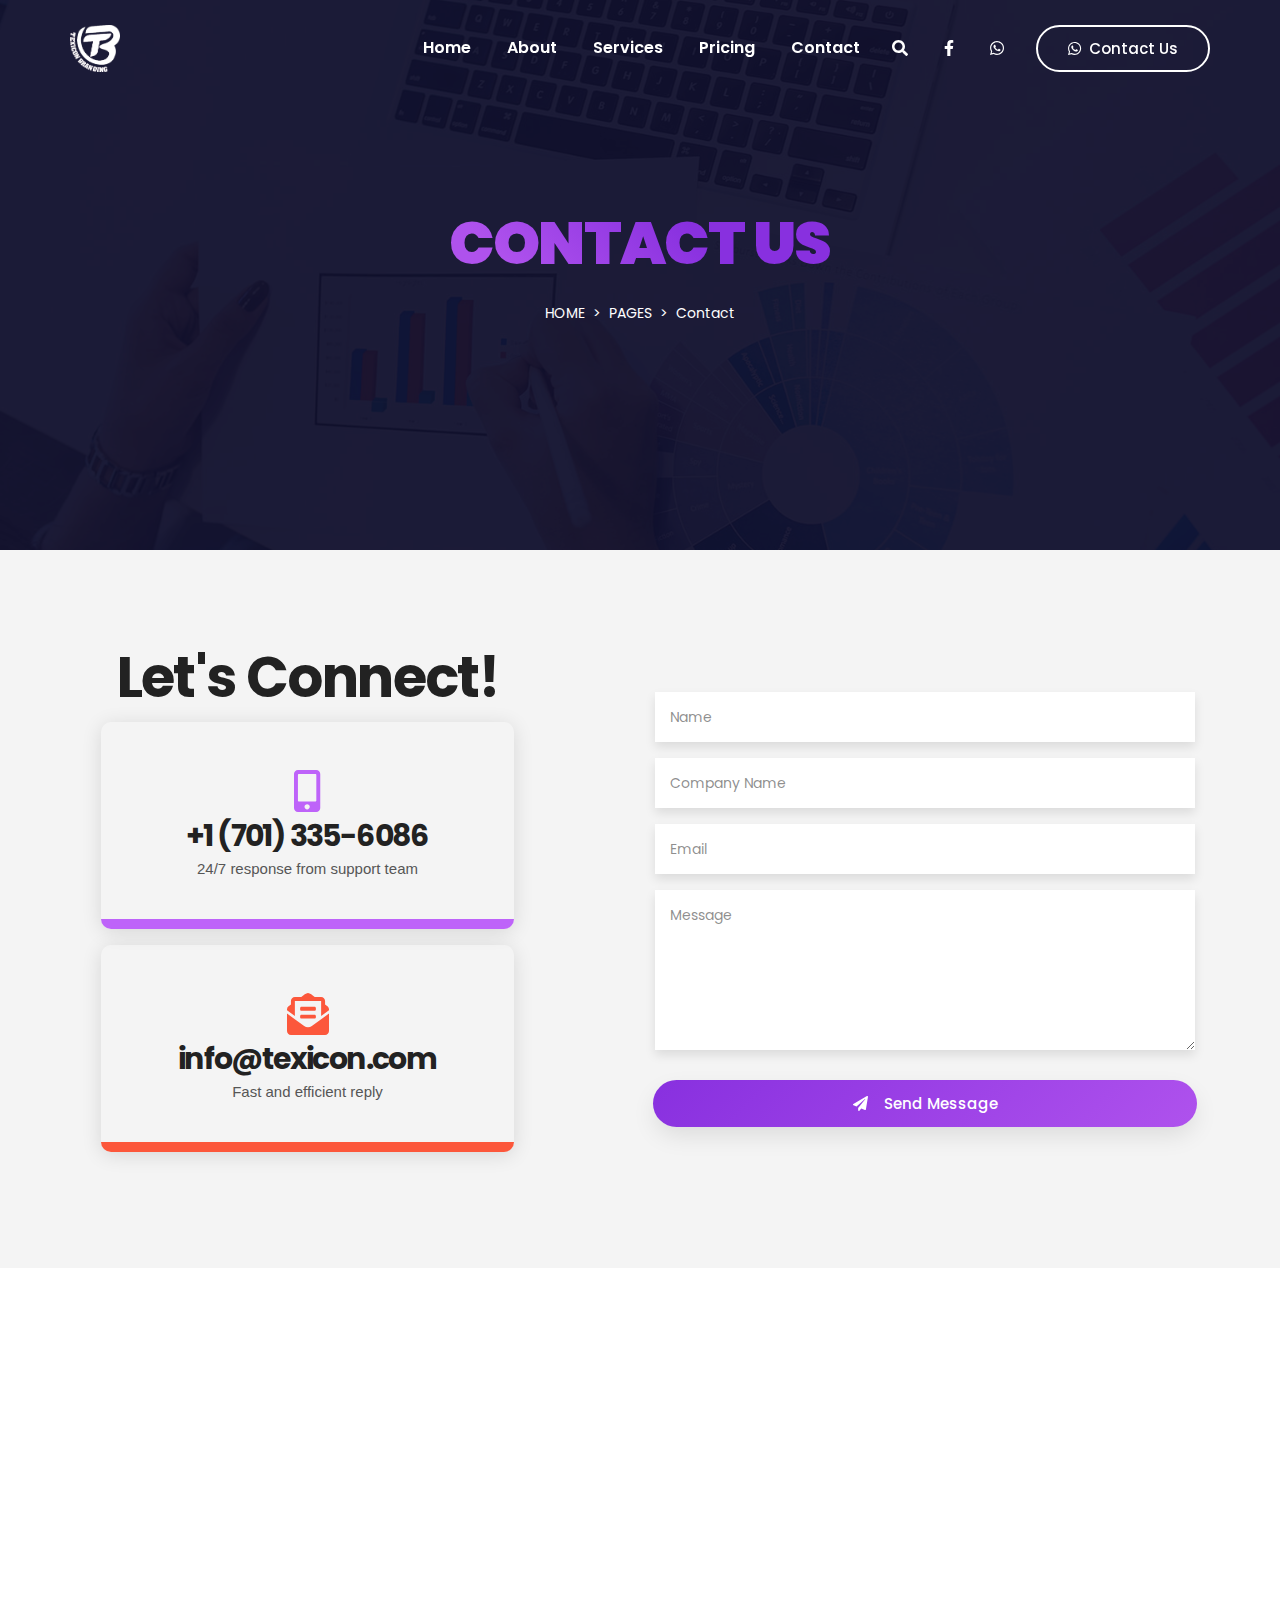
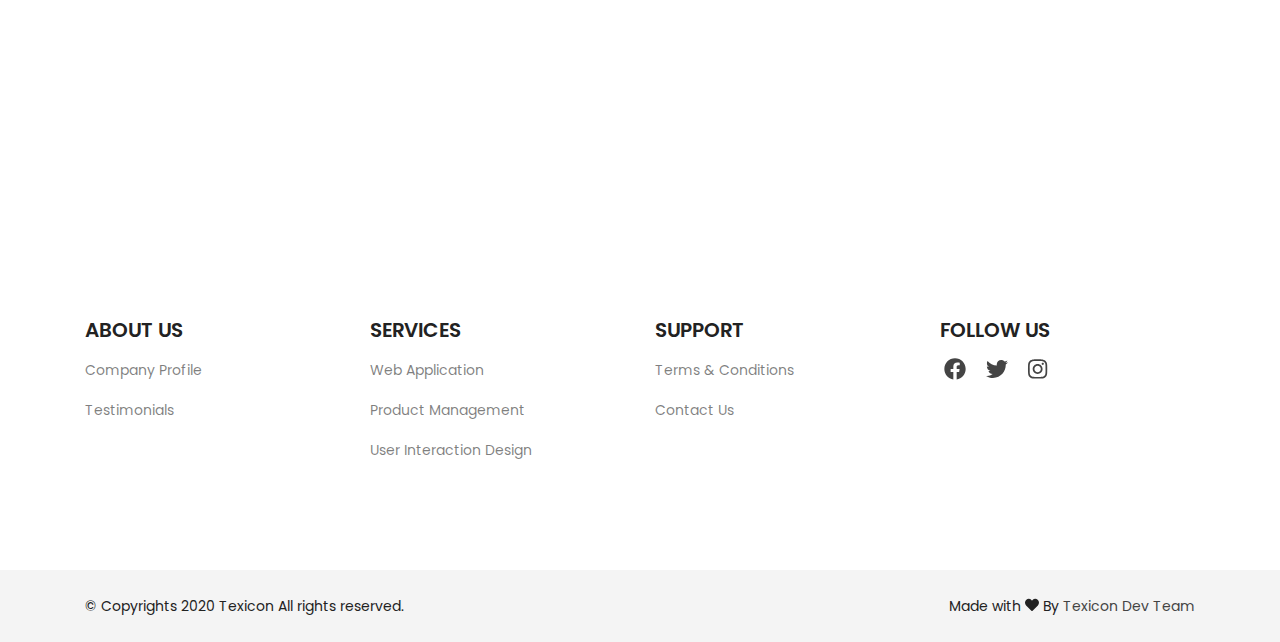
<file: contact.html>
<!doctype html>
<html class="no-js" lang="en">

<head>
    <meta charset="UTF-8">
    <meta http-equiv="X-UA-Compatible" content="IE=edge">
    <meta name="viewport" content="width=device-width, initial-scale=1, shrink-to-fit=no">

    <!-- SEO Meta Description -->
    <meta name="description" content="">
    <meta name="author" content="Themeland">

    <!-- Title  -->
    <title>Digimax - SEO & Digital Marketing Agency HTML Template | Contact</title>

    <!-- Favicon  -->
    <link rel="icon" href="assets/img/favicon.png">

    <!-- ***** All CSS Files ***** -->

    <!-- Style css -->
    <link rel="stylesheet" href="assets/css/style.css">

    <!-- Responsive css -->
    <link rel="stylesheet" href="assets/css/responsive.css">

</head>

<body>
    <!--====== Preloader Area Start ======-->
    <div id="preloader">
        <!-- Digimax Preloader -->
        <div id="digimax-preloader" class="digimax-preloader">
            <!-- Preloader Animation -->
            <div class="preloader-animation">
                <!-- Spinner -->
                <div class="spinner"></div>
                <!-- Loader -->
                <div class="loader">
                    <span data-text-preloader="D" class="animated-letters">D</span>
                    <span data-text-preloader="I" class="animated-letters">I</span>
                    <span data-text-preloader="G" class="animated-letters">G</span>
                    <span data-text-preloader="I" class="animated-letters">I</span>
                    <span data-text-preloader="M" class="animated-letters">M</span>
                    <span data-text-preloader="A" class="animated-letters">A</span>
                    <span data-text-preloader="X" class="animated-letters">X</span>
                </div>
                <p class="fw-5 text-center text-uppercase">Loading</p>
            </div>
            <!-- Loader Animation -->
            <div class="loader-animation">
                <div class="row h-100">
                    <!-- Single Loader -->
                    <div class="col-3 single-loader p-0">
                        <div class="loader-bg"></div>
                    </div>
                    <!-- Single Loader -->
                    <div class="col-3 single-loader p-0">
                        <div class="loader-bg"></div>
                    </div>
                    <!-- Single Loader -->
                    <div class="col-3 single-loader p-0">
                        <div class="loader-bg"></div>
                    </div>
                    <!-- Single Loader -->
                    <div class="col-3 single-loader p-0">
                        <div class="loader-bg"></div>
                    </div>
                </div>
            </div>
        </div>
    </div>
    <!--====== Preloader Area End ======-->

    <!--====== Scroll To Top Area Start ======-->
    <div id="scrollUp" title="Scroll To Top">
        <i class="fas fa-arrow-up"></i>
    </div>
    <!--====== Scroll To Top Area End ======-->

    <div class="main overflow-hidden">
              <!-- ***** Header Start ***** -->
              <header id="header">
                <!-- Navbar -->
                <nav data-aos="zoom-out" data-aos-delay="800" class="navbar navbar-expand">
                    <div class="container header">
                        <!-- Navbar Brand-->
                        <a class="navbar-brand" href="index.html">
                            <img class="navbar-brand-regular logo" src="assets/img/logo/logo-white.png" alt="brand-logo">
                            <img class="navbar-brand-sticky logo" src="assets/img/logo/logo.png" alt="sticky brand-logo">
                        </a>
                        <div class="ml-auto"></div>
                        <!-- Navbar -->
                        <ul class="navbar-nav items">
                            <li class="nav-item dropdown">
                                <a class="nav-link" href="index.html">Home </a>
                                
                            </li>
                            <li class="nav-item">
                                <a href="about.html" class="nav-link">About</a>
                            </li>
                            <li class="nav-item">
                                <a href="services.html" class="nav-link">Services</a>
                            </li>
                            <li class="nav-item dropdown">
                                <a class="nav-link" href="pricing.html">Pricing </a>
                                
                            </li>
                            <li class="nav-item dropdown">
                                <a class="nav-link" href="contact.html">Contact</a>
                                
                            </li>
                        </ul>
                        <!-- Navbar Icons -->
                        <ul class="navbar-nav icons">
                            <li class="nav-item">
                                <a href="#" class="nav-link" data-toggle="modal" data-target="#search">
                                    <i class="fas fa-search"></i>
                                </a>
                            </li>
                            <li class="nav-item social">
                                <a href="https://web.facebook.com/texiconbranding" class="nav-link"><i class="fab fa-facebook-f"></i></a>
                            </li>
                            <li class="nav-item social">
                                <a href="https://wa.me/17013356086?text=I'm%20interested%20in%20branding%20my%20business%20" class="nav-link"><i class="fab fa-whatsapp"></i></a>
                            </li>
                        </ul>
    
                        <!-- Navbar Toggler -->
                        <ul class="navbar-nav toggle">
                            <li class="nav-item">
                                <a href="#" class="nav-link" data-toggle="modal" data-target="#menu">
                                    <i class="fas fa-bars toggle-icon m-0"></i>
                                </a>
                            </li>
                        </ul>
    
                        <!-- Navbar Action Button -->
                        <ul class="navbar-nav action">
                            <li class="nav-item ml-3">
                                <a href="https://wa.me/17013356086?text=I'm%20interested%20in%20branding%20my%20business%20" class="btn ml-lg-auto btn-bordered-white"><i
                                        class="fab fa-whatsapp contact-icon mr-md-2"></i>Contact Us</a>
                            </li>
                        </ul>
                    </div>
                </nav>
            </header>
            <!-- ***** Header End ***** -->

        <!-- ***** Breadcrumb Area Start ***** -->
        <section class="section breadcrumb-area overlay-dark d-flex align-items-center">
            <div class="container">
                <div class="row">
                    <div class="col-12">
                        <!-- Breamcrumb Content -->
                        <div class="breadcrumb-content text-center">
                            <h2 class="text-white text-uppercase mb-3">Contact Us</h2>
                            <ol class="breadcrumb d-flex justify-content-center">
                                <li class="breadcrumb-item"><a class="text-uppercase text-white" href="index.html">Home</a></li>
                                <li class="breadcrumb-item"><a class="text-uppercase text-white" href="#">Pages</a></li>
                                <li class="breadcrumb-item text-white active">Contact</li>
                            </ol>
                        </div>
                    </div>
                </div>
            </div>
        </section>
        <!-- ***** Breadcrumb Area End ***** -->

        <!--====== Contact Area Start ======-->
        <section id="contact" class="contact-area ptb_100 bg-grey">
        <div class="container">
        <div class="row justify-content-between align-items-center">
            <div class="col-12 col-lg-5">
                <!-- Section Heading -->
                <div class="section-heading text-center mb-3">
                    <h2 style="text-transform: capitalize;">Let's connect!</h2>
                </div>
                <!-- Contact Us -->
                <div class="contact-us">
                    <ul>
                        <!-- Contact Info -->
                        <li class="contact-info color-1 bg-hover active hover-bottom text-center p-5 m-3">
                            <span><i class="fas fa-mobile-alt fa-3x"></i></span>
                            <a class="d-block my-2" href="#">
                                <h3>+1 (701) 335-6086</h3>
                            </a>
                            <p>24/7 response from support team</p>
                        </li>
                        <!-- Contact Info -->
                        <li class="contact-info color-3 bg-hover active hover-bottom text-center p-5 m-3">
                            <span><i class="fas fa-envelope-open-text fa-3x"></i></span>
                            <a class="d-none d-sm-block my-2" href="#">
                                <h3>info@texicon.com</h3>
                            </a>
                            <a class="d-block d-sm-none my-2" href="#">
                                <h3>info@texicon.com</h3>
                            </a>
                            <p>Fast and efficient reply</p>
                        </li>
                    </ul>
                </div>
            </div>
            <div class="col-12 col-lg-6 pt-4 pt-lg-0">
                <!-- Contact Box -->
                <div class="contact-box text-center">
                    <!-- Contact Form -->
                    <form id="contact-form" method="POST"
                        action="https://theme-land.com/digimx/demo/assets/php/mail.php">
                        <div class="row">
                            <div class="col-12">
                                <div class="form-group">
                                    <input type="text" class="form-control" name="name" placeholder="Name"
                                        required="required">
                                </div>
                                <div class="form-group">
                                    <input type="text" class="form-control" name="name"
                                        placeholder="Company Name" required="required">
                                </div>
                                <div class="form-group">
                                    <input type="email" class="form-control" name="email" placeholder="Email"
                                        required="required">
                                </div>
                                
                            </div>
                            <div class="col-12">
                                <div class="form-group">
                                    <textarea class="form-control" name="message" placeholder="Message"
                                        required="required"></textarea>
                                </div>
                            </div>
                            <div class="col-12">
                                <button type="submit" class="btn btn-bordered active btn-block mt-3"><span
                                        class="text-white pr-3"><i class="fas fa-paper-plane"></i></span>Send
                                    Message</button>
                            </div>
                        </div>
                    </form>
                    <p class="form-message"></p>
                </div>
            </div>
        </div>
        </div>
        </section>
        <!--====== Contact Area End ======-->

        <!--====== Map Area Start ======-->
        <section class="section map-area">
            <iframe src="https://www.google.com/maps/embed?pb=!1m18!1m12!1m3!1d2351231.939312437!2d-119.16645463286719!3d35.52378232170661!2m3!1f0!2f0!3f0!3m2!1i1024!2i768!4f13.1!3m3!1m2!1s0x80ea6bc8b994cb0d%3A0x59360c0998fe74c8!2sBakersfield%2C%20CA%2C%20USA!5e0!3m2!1sen!2sng!4v1626346972327!5m2!1sen!2sng" width="600" height="450" style="border:0;" allowfullscreen="" loading="lazy"></iframe>
        </section>
        <!--====== Map Area End ======-->

        <!--====== Footer Area Start ======-->
        <footer class="section footer-area">
            <!-- Footer Top -->
            <div class="footer-top ptb_100">
                <div class="container">
                    <div class="row">
                        <div class="col-12 col-sm-6 col-lg-3">
                            <!-- Footer Items -->
                            <div class="footer-items">
                                <!-- Footer Title -->
                                <h3 class="footer-title text-uppercase mb-2">About Us</h3>
                                <ul>
                                    <li class="py-2"><a class="text-black-50" href="about.html">Company Profile</a></li>
                                    <li class="py-2"><a class="text-black-50" href="#review">Testimonials</a></li>
                                </ul>
                            </div>
                        </div>
                        <div class="col-12 col-sm-6 col-lg-3">
                            <!-- Footer Items -->
                            <div class="footer-items">
                                <!-- Footer Title -->
                                <h3 class="footer-title text-uppercase mb-2">Services</h3>
                                <ul>
                                    <li class="py-2"><a class="text-black-50" href="#service">Web Application</a></li>
                                    <li class="py-2"><a class="text-black-50" href="#service">Product Management</a></li>
                                    <li class="py-2"><a class="text-black-50" href="#service">User Interaction Design</a></li>
                                </ul>
                            </div>
                        </div>
                        <div class="col-12 col-sm-6 col-lg-3">
                            <!-- Footer Items -->
                            <div class="footer-items">
                                <!-- Footer Title -->
                                <h3 class="footer-title text-uppercase mb-2">Support</h3>
                                <ul>
                                    <li class="py-2"><a class="text-black-50" href="#">Terms &amp; Conditions</a></li>
                                    <li class="py-2"><a class="text-black-50" href="contact.html">Contact Us</a></li>
                                </ul>
                            </div>
                        </div>
                        <div class="col-12 col-sm-6 col-lg-3">
                            <!-- Footer Items -->
                            <div class="footer-items">
                                <!-- Footer Title -->
                                <h3 class="footer-title text-uppercase mb-2">Follow Us</h3>
                                <p class="mb-2"></p>
                                <!-- Social Icons -->
                                <ul class="social-icons list-inline pt-2">
                                    <li class="list-inline-item px-1"><a href="https://web.facebook.com/texiconbranding"><i class="fab fa-facebook"></i></a>
                                    </li>
                                    <li class="list-inline-item px-1"><a href="https://www.twitter.com"><i class="fab fa-twitter"></i></a>
                                    </li>
                                    <li class="list-inline-item px-1"><a href="https://www.instagram.com"><i class="fab fa-instagram"></i></a>
                                    </li>
                                </ul>
                            </div>
                        </div>
                    </div>
                </div>
            </div>
            <!-- Footer Bottom -->
            <div class="footer-bottom bg-grey">
                <div class="container">
                    <div class="row">
                        <div class="col-12">
                            <!-- Copyright Area -->
                            <div
                                class="copyright-area d-flex flex-wrap justify-content-center justify-content-sm-between text-center py-4">
                                <!-- Copyright Left -->
                                <div class="copyright-left">&copy; Copyrights 2020 Texicon All rights reserved.</div>
                                <!-- Copyright Right -->
                                <div class="copyright-right">Made with <i class="fas fa-heart"></i> By <a
                                        href="#">Texicon Dev Team</a></div>
                            </div>
                        </div>
                    </div>
                </div>
            </div>
        </footer>
        <!--====== Footer Area End ======-->

        <!--====== Modal Search Area Start ======-->
        <div id="search" class="modal fade p-0">
            <div class="modal-dialog dialog-animated">
                <div class="modal-content h-100">
                    <div class="modal-header" data-dismiss="modal">
                        Search <i class="far fa-times-circle icon-close"></i>
                    </div>
                    <div class="modal-body">
                        <form class="row">
                            <div class="col-12 align-self-center">
                                <div class="row">
                                    <div class="col-12 pb-3">
                                        <h2 class="search-title mb-3">What are you looking for?</h2>
                                        <p></p>
                                    </div>
                                </div>
                                <div class="row">
                                    <div class="col-12 input-group">
                                        <input type="text" class="form-control" placeholder="Enter your keywords">
                                    </div>
                                </div>
                                <div class="row">
                                    <div class="col-12 input-group align-self-center">
                                        <button class="btn btn-bordered mt-3">Search</button>
                                    </div>
                                </div>
                            </div>
                        </form>
                    </div>
                </div>
            </div>
        </div>
        <!--====== Modal Search Area End ======-->

        <!--====== Modal Responsive Menu Area Start ======-->
        <div id="menu" class="modal fade p-0">
            <div class="modal-dialog dialog-animated">
                <div class="modal-content h-100">
                    <div class="modal-header" data-dismiss="modal">
                        Menu <i class="far fa-times-circle icon-close"></i>
                    </div>
                    <div class="menu modal-body">
                        <div class="row w-100">
                            <div class="items p-0 col-12 text-center"></div>
                        </div>
                    </div>
                </div>
            </div>
        </div>
        <!--====== Modal Responsive Menu Area End ======-->
    </div>


    <!-- ***** All jQuery Plugins ***** -->

    <!-- jQuery(necessary for all JavaScript plugins) -->
    <script src="assets/js/jquery/jquery-3.5.1.min.js"></script>

    <!-- Bootstrap js -->
    <script src="assets/js/bootstrap/popper.min.js"></script>
    <script src="assets/js/bootstrap/bootstrap.min.js"></script>

    <!-- Plugins js -->
    <script src="assets/js/plugins/plugins.min.js"></script>

    <!-- Active js -->
    <script src="assets/js/active.js"></script>
</body>

</html>
</file>
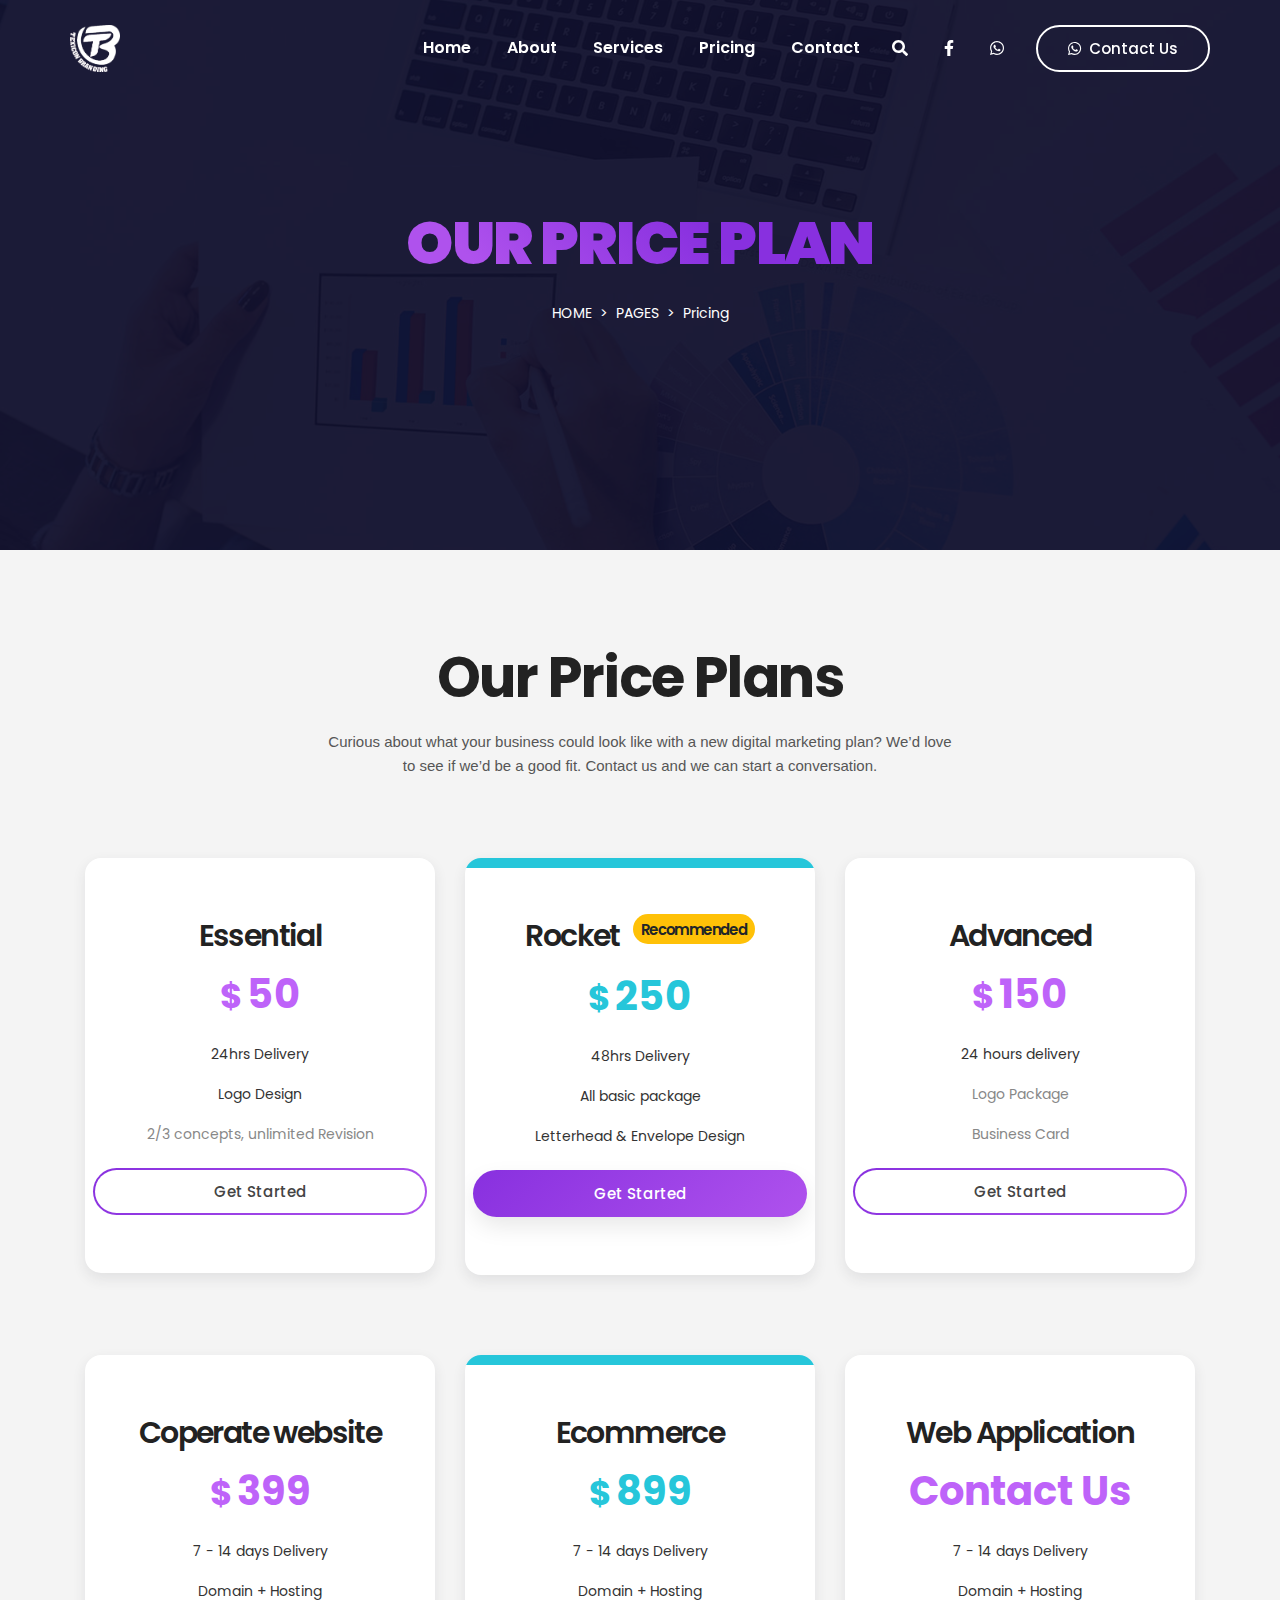
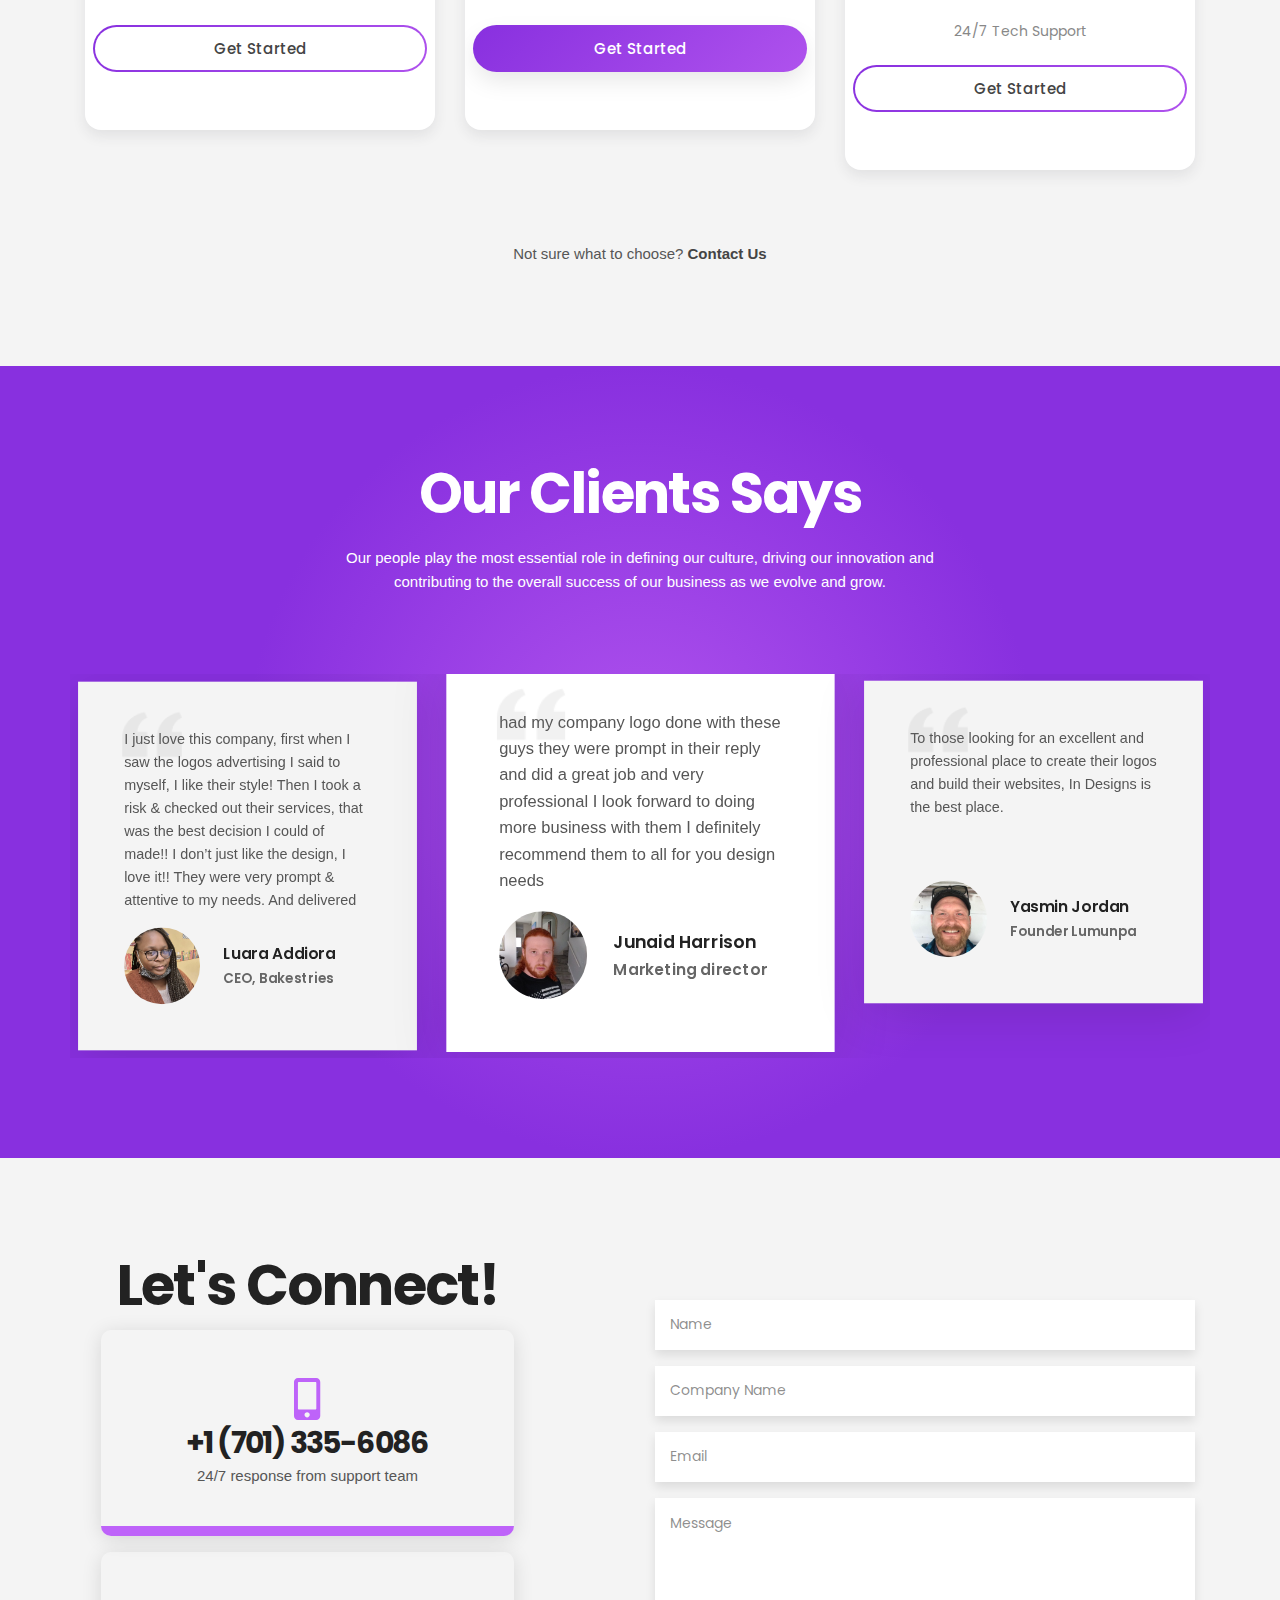
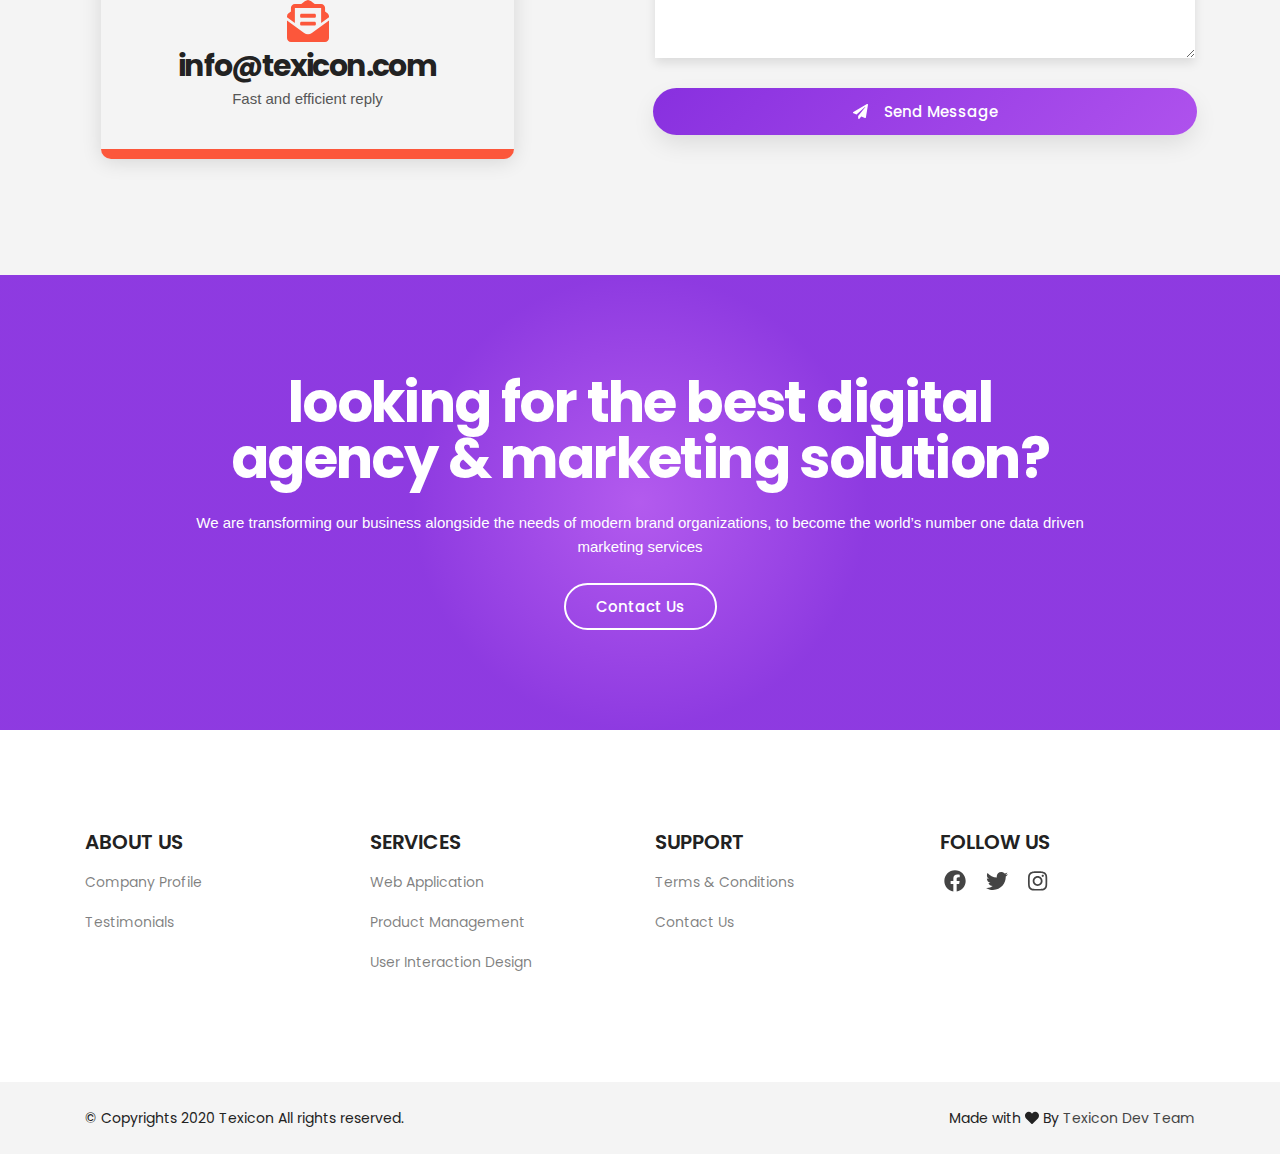
<file: pricing.html>
<!doctype html>
<html class="no-js" lang="en">

<head>
    <meta charset="UTF-8">
    <meta http-equiv="X-UA-Compatible" content="IE=edge">
    <meta name="viewport" content="width=device-width, initial-scale=1, shrink-to-fit=no">

    <!-- SEO Meta Description -->
    <meta name="description" content="">
    <meta name="author" content="Themeland">

    <!-- Title  -->
    <title>Digimax - SEO & Digital Marketing Agency HTML Template | Pricing</title>

    <!-- Favicon  -->
    <link rel="icon" href="assets/img/favicon.png">

    <!-- ***** All CSS Files ***** -->

    <!-- Style css -->
    <link rel="stylesheet" href="assets/css/style.css">

    <!-- Responsive css -->
    <link rel="stylesheet" href="assets/css/responsive.css">

</head>

<body>
    <!--====== Preloader Area Start ======-->
    <div id="preloader">
        <!-- Digimax Preloader -->
        <div id="digimax-preloader" class="digimax-preloader">
            <!-- Preloader Animation -->
            <div class="preloader-animation">
                <!-- Spinner -->
                <div class="spinner"></div>
                <!-- Loader -->
                <div class="loader">
                    <span data-text-preloader="D" class="animated-letters">D</span>
                    <span data-text-preloader="I" class="animated-letters">I</span>
                    <span data-text-preloader="G" class="animated-letters">G</span>
                    <span data-text-preloader="I" class="animated-letters">I</span>
                    <span data-text-preloader="M" class="animated-letters">M</span>
                    <span data-text-preloader="A" class="animated-letters">A</span>
                    <span data-text-preloader="X" class="animated-letters">X</span>
                </div>
                <p class="fw-5 text-center text-uppercase">Loading</p>
            </div>
            <!-- Loader Animation -->
            <div class="loader-animation">
                <div class="row h-100">
                    <!-- Single Loader -->
                    <div class="col-3 single-loader p-0">
                        <div class="loader-bg"></div>
                    </div>
                    <!-- Single Loader -->
                    <div class="col-3 single-loader p-0">
                        <div class="loader-bg"></div>
                    </div>
                    <!-- Single Loader -->
                    <div class="col-3 single-loader p-0">
                        <div class="loader-bg"></div>
                    </div>
                    <!-- Single Loader -->
                    <div class="col-3 single-loader p-0">
                        <div class="loader-bg"></div>
                    </div>
                </div>
            </div>
        </div>
    </div>
    <!--====== Preloader Area End ======-->

    <!--====== Scroll To Top Area Start ======-->
    <div id="scrollUp" title="Scroll To Top">
        <i class="fas fa-arrow-up"></i>
    </div>
    <!--====== Scroll To Top Area End ======-->

    <div class="main overflow-hidden">
               <!-- ***** Header Start ***** -->
               <header id="header">
                <!-- Navbar -->
                <nav data-aos="zoom-out" data-aos-delay="800" class="navbar navbar-expand">
                    <div class="container header">
                        <!-- Navbar Brand-->
                        <a class="navbar-brand" href="index.html">
                            <img class="navbar-brand-regular logo" src="assets/img/logo/logo-white.png" alt="brand-logo">
                            <img class="navbar-brand-sticky logo" src="assets/img/logo/logo.png" alt="sticky brand-logo">
                        </a>
                        <div class="ml-auto"></div>
                        <!-- Navbar -->
                        <ul class="navbar-nav items">
                            <li class="nav-item dropdown">
                                <a class="nav-link" href="index.html">Home </a>
                                
                            </li>
                            <li class="nav-item">
                                <a href="about.html" class="nav-link">About</a>
                            </li>
                            <li class="nav-item">
                                <a href="services.html" class="nav-link">Services</a>
                            </li>
                            <li class="nav-item dropdown">
                                <a class="nav-link" href="pricing.html">Pricing </a>
                                
                            </li>
                            <li class="nav-item dropdown">
                                <a class="nav-link" href="contact.html">Contact</a>
                                
                            </li>
                        </ul>
                        <!-- Navbar Icons -->
                        <ul class="navbar-nav icons">
                            <li class="nav-item">
                                <a href="#" class="nav-link" data-toggle="modal" data-target="#search">
                                    <i class="fas fa-search"></i>
                                </a>
                            </li>
                            <li class="nav-item social">
                                <a href="https://web.facebook.com/texiconbranding" class="nav-link"><i class="fab fa-facebook-f"></i></a>
                            </li>
                            <li class="nav-item social">
                                <a href="https://wa.me/17013356086?text=I'm%20interested%20in%20branding%20my%20business%20" class="nav-link"><i class="fab fa-whatsapp"></i></a>
                            </li>
                        </ul>
    
                        <!-- Navbar Toggler -->
                        <ul class="navbar-nav toggle">
                            <li class="nav-item">
                                <a href="#" class="nav-link" data-toggle="modal" data-target="#menu">
                                    <i class="fas fa-bars toggle-icon m-0"></i>
                                </a>
                            </li>
                        </ul>
    
                        <!-- Navbar Action Button -->
                        <ul class="navbar-nav action">
                            <li class="nav-item ml-3">
                                <a href="https://wa.me/17013356086?text=I'm%20interested%20in%20branding%20my%20business%20" class="btn ml-lg-auto btn-bordered-white"><i
                                        class="fab fa-whatsapp contact-icon mr-md-2"></i>Contact Us</a>
                            </li>
                        </ul>
                    </div>
                </nav>
            </header>
            <!-- ***** Header End ***** -->

        <!-- ***** Breadcrumb Area Start ***** -->
        <section class="section breadcrumb-area overlay-dark d-flex align-items-center">
            <div class="container">
                <div class="row">
                    <div class="col-12">
                        <!-- Breamcrumb Content -->
                        <div class="breadcrumb-content text-center">
                            <h2 class="text-white text-uppercase mb-3">Our Price Plan</h2>
                            <ol class="breadcrumb d-flex justify-content-center">
                                <li class="breadcrumb-item"><a class="text-uppercase text-white" href="index.html">Home</a></li>
                                <li class="breadcrumb-item"><a class="text-uppercase text-white" href="#">Pages</a></li>
                                <li class="breadcrumb-item text-white active">Pricing</li>
                            </ol>
                        </div>
                    </div>
                </div>
            </div>
        </section>
        <!-- ***** Breadcrumb Area End ***** -->

               <!-- ***** Price Plan Area Start ***** -->
               <section id="pricing" class="section price-plan-area overflow-hidden bg-grey ptb_100">
                <div class="container">
                    <div class="row justify-content-center">
                        <div class="col-12 col-md-10 col-lg-7">
                            <!-- Section Heading -->
                            <div class="section-heading text-center">
                                <h2 style="text-transform: capitalize;">Our Price Plans</h2>
                                <p class="d-none d-sm-block mt-4">Curious about what your business could look like with a
                                    new digital marketing plan? We’d love to see if we’d be a good fit. Contact us and we
                                    can start a conversation.</p>
                                <p class="d-block d-sm-none mt-4">Curious about what your business could look like with a
                                    new digital marketing plan? We’d love to see if we’d be a good fit. Contact us and we
                                    can start a conversation.</p>
                            </div>
                        </div>
                    </div>
                    <div class="row justify-content-center section-heading">
                        <div class="col-12 ">
                            <div class="row price-plan-wrapper resp">
                                <div class="col-6 col-md-4 section-heading2">
                                    <!-- Single Price Plan -->
                                    <div class="single-price-plan color-1 bg-hover hover-top text-center ">
                                        <!-- Plan Title -->
                                        <div class="plan-title mb-2 mb-sm-3">
                                            <h3 class="mb-2">Essential</h3>
                                            
                                        </div>
                                        <!-- Plan Price -->
                                        <div class="plan-price pb-2 pb-sm-3">
                                            <span class="color-primary fw-7">$</span>
                                            <span class="h1 fw-7">50</span>
                                        </div>
                                        <!-- Plan Description -->
                                        <div class="plan-description">
                                            <ul class="plan-features">
                                                <li class="py-2">24hrs Delivery</li>
                                                <li class="py-2">Logo Design</li>
                                                <li class="py-2 text-muted">2/3 concepts, unlimited Revision</li>
                                            </ul>
                                        </div>
                                        <!-- Plan Button -->
                                        <div class="plan-button">
                                            <a href="https://wa.me/17013356086?text=I'm%20interested%20in%20branding%20my%20business%20" class="btn btn-bordered mt-3">Get Started</a>
                                        </div>
                                    </div>
                                </div>
                                <div class="col-6 col-md-4 section-heading2">
                                    <!-- Single Price Plan -->
                                    <div class="single-price-plan color-2 bg-hover active hover-top text-center ">
                                        <!-- Plan Title -->
                                        <div class="plan-title mb-2 mb-sm-3">
                                            <h3 class="mb-2">Rocket <sup><span
                                                        class="badge badge-pill badge-warning ml-2">Recommended</span></sup>
                                            </h3>
                                            
                                        </div>
                                        <!-- Plan Price -->
                                        <div class="plan-price pb-2 pb-sm-3">
                                            <span class="color-primary fw-7">$</span>
                                            <span class="h1 fw-7">250</span>
                                        </div>
                                        <!-- Plan Description -->
                                        <div class="plan-description">
                                            <ul class="plan-features">
                                                <li class="py-2">48hrs Delivery</li>
                                                <li class="py-2">All basic package</li>
                                                <li class="py-2">Letterhead & Envelope Design</li>
                                            </ul>
                                        </div>
                                        <!-- Plan Button -->
                                        <div class="plan-button">
                                            <a href="https://wa.me/17013356086?text=I'm%20interested%20in%20branding%20my%20business%20" class="btn btn-bordered active mt-3">Get Started</a>
                                        </div>
                                    </div>
                                </div>
                                <div class="col-6 col-md-4 section-heading2">
                                    <!-- Single Price Plan -->
                                    <div class="single-price-plan color-1 bg-hover hover-top text-center ">
                                        <!-- Plan Title -->
                                        <div class="plan-title mb-2 mb-sm-3">
                                            <h3 class="mb-2">Advanced</h3>
                                            
                                        </div>
                                        <!-- Plan Price -->
                                        <div class="plan-price pb-2 pb-sm-3">
                                            <span class="color-primary fw-7">$</span>
                                            <span class="h1 fw-7">150</span>
                                        </div>
                                        <!-- Plan Description -->
                                        <div class="plan-description">
                                            <ul class="plan-features">
                                                <li class="py-2">24 hours delivery</li>
                                                <li class="py-2 text-muted">Logo Package</li>
                                                <li class="py-2 text-muted">Business Card</li>
                                            </ul>
                                        </div>
                                        <!-- Plan Button -->
                                        <div class="plan-button">
                                            <a href="https://wa.me/17013356086?text=I'm%20interested%20in%20branding%20my%20business%20" class="btn btn-bordered mt-3">Get Started</a>
                                        </div>
                                    </div>
                                </div>
                            </div>
                        </div>
                    </div>
                    <div class="row justify-content-center">
                        <div class="col-12 ">
                            <div class="row price-plan-wrapper resp">
                                <div class="col col-6 col-md-4 section-heading2">
                                    <!-- Single Price Plan -->
                                    <div class="single-price-plan color-1 bg-hover hover-top text-center ">
                                        <!-- Plan Title -->
                                        <div class="plan-title mb-2 mb-sm-3">
                                            <h3 class="mb-2">Coperate website</h3>
                                            
                                        </div>
                                        <!-- Plan Price -->
                                        <div class="plan-price pb-2 pb-sm-3">
                                            <span class="color-primary fw-7">$</span>
                                            <span class="h1 fw-7">399</span>
                                        </div>
                                        <!-- Plan Description -->
                                        <div class="plan-description">
                                            <ul class="plan-features">
                                                <li class="py-2">7 - 14 days Delivery</li>
                                                <li class="py-2">Domain + Hosting</li>
                                            </ul>
                                        </div>
                                        <!-- Plan Button -->
                                        <div class="plan-button">
                                            <a href="https://wa.me/17013356086?text=I'm%20interested%20in%20branding%20my%20business%20" class="btn btn-bordered mt-3">Get Started</a>
                                        </div>
                                    </div>
                                </div>
                                <div class="col col-6 col-md-4 section-heading2">
                                    <!-- Single Price Plan -->
                                    <div class="single-price-plan color-2 bg-hover active hover-top text-center ">
                                        <!-- Plan Title -->
                                        <div class="plan-title mb-2 mb-sm-3">
                                            <h3 class="mb-2">Ecommerce</h3>
                                        </div>
                                        <!-- Plan Price -->
                                        <div class="plan-price pb-2 pb-sm-3">
                                            <span class="color-primary fw-7">$</span>
                                            <span class="h1 fw-7">899</span>
                                        </div>
                                        <!-- Plan Description -->
                                        <div class="plan-description">
                                            <ul class="plan-features">
                                                <li class="py-2">7 - 14 days Delivery</li>
                                                <li class="py-2">Domain + Hosting</li>
                                            </ul>
                                        </div>
                                        <!-- Plan Button -->
                                        <div class="plan-button">
                                            <a href="https://wa.me/17013356086?text=I'm%20interested%20in%20branding%20my%20business%20" class="btn btn-bordered active mt-3">Get Started</a>
                                        </div>
                                    </div>
                                </div>
                                <div class="col col-6 col-md-4 ">
                                    <!-- Single Price Plan -->
                                    <div class="single-price-plan color-1 bg-hover hover-top text-center ">
                                        <!-- Plan Title -->
                                        <div class="plan-title mb-2 mb-sm-3">
                                            <h3 class="mb-2">Web Application</h3>
                                            
                                        </div>
                                        <!-- Plan Price -->
                                        <div class="plan-price pb-2 pb-sm-3">
                                            <span class="h1 fw-7">Contact Us</span>
                                        </div>
                                        <!-- Plan Description -->
                                        <div class="plan-description">
                                            <ul class="plan-features">
                                                <li class="py-2">7 - 14 days Delivery</li>
                                                <li class="py-2">Domain + Hosting</li>
                                                <li class="py-2 text-muted">24/7 Tech Support</li>
                                            </ul>
                                        </div>
                                        <!-- Plan Button -->
                                        <div class="plan-button">
                                            <a href="https://wa.me/17013356086?text=I'm%20interested%20in%20branding%20my%20business%20" class="btn btn-bordered mt-3">Get Started</a>
                                        </div>
                                    </div>
                                </div>
                            </div>
                        </div>
                    </div>
                    <div class="row justify-content-center pt-5">
                        <p class="pt-4 fw-5">Not sure what to choose? <a class="service-btn" href="https://wa.me/17013356086?text=I'm%20interested%20in%20branding%20my%20business%20"><strong>Contact
                                    Us</strong></a></p>
                    </div>
                </div>
            </section>
            <!-- ***** Price Plan Area End ***** -->

        <!-- ***** Review Area Start ***** -->
        <section id="review" class="section review-area bg-overlay ptb_100">
            <div class="container">
                <div class="row justify-content-center">
                    <div class="col-12 col-md-10 col-lg-7">
                        <!-- Section Heading -->
                        <div class="section-heading text-center">
                            <h2 class="text-white" style="text-transform: capitalize;">Our clients says</h2>
                            <p class="text-white d-none d-sm-block mt-4">Our people play the most essential role in defining our culture, driving our innovation and contributing to the overall success of our business as we evolve and grow.</p>
                            <p class="text-white d-block d-sm-none mt-4">Our people play the most essential role in defining our culture, driving our innovation and contributing to the overall success of our business as we evolve and grow.</p>
                        </div>
                    </div>
                </div>
                <div class="row">
                    <!-- Client Reviews -->
                    <div class="client-reviews owl-carousel">
                        <!-- Single Review -->
                        <div class="single-review p-5">
                            <!-- Review Content -->
                            <div class="review-content">
                                <!-- Review Text -->
                                <div class="review-text">
                                    <p>had my company logo done with these guys they were prompt in their reply and did
                                        a great job and very professional I look forward to doing more business with
                                        them
                                        I definitely recommend them to all for you design needs</p>
                                </div>
                                <!-- Quotation Icon -->
                                <div class="quot-icon">
                                    <img class="avatar-sm" src="assets/img/quote.png" alt="">
                                </div>
                            </div>
                            <!-- Reviewer -->
                            <div class="reviewer media mt-3">
                                <!-- Reviewer Thumb -->
                                <div class="reviewer-thumb">
                                    <img class="avatar-lg radius-100" src="assets/img/avatar/avatar-1.jpg" alt="">
                                </div>
                                <!-- Reviewer Media -->
                                <div class="reviewer-meta media-body align-self-center ml-4">
                                    <h5 class="reviewer-name color-primary mb-2">Junaid Harrison</h5>
                                    <h6 class="text-secondary fw-6">Marketing director</h6>
                                </div>
                            </div>
                        </div>
                        <!-- Single Review -->
                        <div class="single-review p-5">
                            <!-- Review Content -->
                            <div class="review-content">
                                <!-- Review Text -->
                                <div class="review-text">
                                    <p>To those looking for an excellent and professional place to create their logos
                                        and build their websites, In Designs is the best place.
                                        <p>&nbsp;</p>
                                        <p>&nbsp;</p>

                                    </p>
                                </div>
                                <!-- Quotation Icon -->
                                <div class="quot-icon">
                                    <img class="avatar-sm" src="assets/img/quote.png" alt="">
                                </div>
                            </div>
                            <!-- Reviewer -->
                            <div class="reviewer media mt-3">
                                <!-- Reviewer Thumb -->
                                <div class="reviewer-thumb">
                                    <img class="avatar-lg radius-100" src="assets/img/avatar/avatar-2.jpg" alt="">
                                </div>
                                <!-- Reviewer Media -->
                                <div class="reviewer-meta media-body align-self-center ml-4">
                                    <h5 class="reviewer-name color-primary mb-2">Yasmin Jordan</h5>
                                    <h6 class="text-secondary fw-6">Founder Lumunpa</h6>
                                </div>
                            </div>
                        </div>
                        <!-- Single Review -->
                        <div class="single-review p-5">
                            <!-- Review Content -->
                            <div class="review-content">
                                <!-- Review Text -->
                                <div class="review-text">
                                    <p>I just love this company, first when I saw the logos advertising I said to
                                        myself, I like their style! Then I took a risk & checked out their services,
                                        that was the best decision I could of made!! I don’t just like the design, I
                                        love
                                        it!! They were very prompt & attentive to my needs. And delivered</p>
                                </div>
                                <!-- Quotation Icon -->
                                <div class="quot-icon">
                                    <img class="avatar-sm" src="assets/img/quote.png" alt="">
                                </div>
                            </div>
                            <!-- Reviewer -->
                            <div class="reviewer media mt-3">
                                <!-- Reviewer Thumb -->
                                <div class="reviewer-thumb">
                                    <img class="avatar-lg radius-100" src="assets/img/avatar/avatar-3.jpg" alt="">
                                </div>
                                <!-- Reviewer Media -->
                                <div class="reviewer-meta media-body align-self-center ml-4">
                                    <h5 class="reviewer-name color-primary mb-2">Luara Addiora</h5>
                                    <h6 class="text-secondary fw-6">CEO, Bakestries</h6>
                                </div>
                            </div>
                        </div>
                    </div>
                </div>
            </div>
        </section>
        <!-- ***** Review Area End ***** -->

        <!--====== Contact Area Start ======-->
        <section id="contact" class="contact-area ptb_100 bg-grey">
            <div class="container">
                <div class="row justify-content-between align-items-center">
                    <div class="col-12 col-lg-5">
                        <!-- Section Heading -->
                        <div class="section-heading text-center mb-3">
                            <h2 style="text-transform: capitalize;">Let's connect!</h2>
                        </div>
                        <!-- Contact Us -->
                        <div class="contact-us">
                            <ul>
                                <!-- Contact Info -->
                                <li class="contact-info color-1 bg-hover active hover-bottom text-center p-5 m-3">
                                    <span><i class="fas fa-mobile-alt fa-3x"></i></span>
                                    <a class="d-block my-2" href="#">
                                        <h3>+1 (701) 335-6086</h3>
                                    </a>
                                    <p>24/7 response from support team</p>
                                </li>
                                <!-- Contact Info -->
                                <li class="contact-info color-3 bg-hover active hover-bottom text-center p-5 m-3">
                                    <span><i class="fas fa-envelope-open-text fa-3x"></i></span>
                                    <a class="d-none d-sm-block my-2" href="#">
                                        <h3>info@texicon.com</h3>
                                    </a>
                                    <a class="d-block d-sm-none my-2" href="#">
                                        <h3>mail@your company.com</h3>
                                    </a>
                                    <p>Fast and efficient reply</p>
                                </li>
                            </ul>
                        </div>
                    </div>
                    <div class="col-12 col-lg-6 pt-4 pt-lg-0">
                        <!-- Contact Box -->
                        <div class="contact-box text-center">
                            <!-- Contact Form -->
                            <form id="contact-form" method="POST"
                                action="https://theme-land.com/digimx/demo/assets/php/mail.php">
                                <div class="row">
                                    <div class="col-12">
                                        <div class="form-group">
                                            <input type="text" class="form-control" name="name" placeholder="Name"
                                                required="required">
                                        </div>
                                        <div class="form-group">
                                            <input type="text" class="form-control" name="name"
                                                placeholder="Company Name" required="required">
                                        </div>
                                        <div class="form-group">
                                            <input type="email" class="form-control" name="email" placeholder="Email"
                                                required="required">
                                        </div>
                                        
                                    </div>
                                    <div class="col-12">
                                        <div class="form-group">
                                            <textarea class="form-control" name="message" placeholder="Message"
                                                required="required"></textarea>
                                        </div>
                                    </div>
                                    <div class="col-12">
                                        <button type="submit" class="btn btn-bordered active btn-block mt-3"><span
                                                class="text-white pr-3"><i class="fas fa-paper-plane"></i></span>Send
                                            Message</button>
                                    </div>
                                </div>
                            </form>
                            <p class="form-message"></p>
                        </div>
                    </div>
                </div>
            </div>
        </section>
        <!--====== Contact Area End ======-->

        <!--====== Call To Action Area Start ======-->
        <section class="section cta-area bg-overlay ptb_100">
            <div class="container">
                <div class="row justify-content-center">
                    <div class="col-12 col-lg-10">
                        <!-- Section Heading -->
                        <div class="section-heading text-center m-0">
                            <h2 class="text-white" >Looking for the best digital agency &amp; marketing solution?</h2>
                            <p class="text-white d-none d-sm-block mt-4">We are transforming our business alongside the needs of modern brand organizations, to become the world’s number one data driven marketing services</p>
                            <p class="text-white d-block d-sm-none mt-4">We are transforming our business alongside the needs of modern brand organizations, to become the world’s number one data driven marketing services</p>
                            <a href="https://wa.me/17013356086?text=I'm%20interested%20in%20branding%20my%20business%20" class="btn btn-bordered-white mt-4">Contact Us</a>
                        </div>
                    </div>
                </div>
            </div>
        </section>
        <!--====== Call To Action Area End ======-->

   <!--====== Footer Area Start ======-->
   <footer class="section footer-area">
    <!-- Footer Top -->
    <div class="footer-top ptb_100">
        <div class="container">
            <div class="row">
                <div class="col-12 col-sm-6 col-lg-3">
                    <!-- Footer Items -->
                    <div class="footer-items">
                        <!-- Footer Title -->
                        <h3 class="footer-title text-uppercase mb-2">About Us</h3>
                        <ul>
                            <li class="py-2"><a class="text-black-50" href="about.html">Company Profile</a></li>
                            <li class="py-2"><a class="text-black-50" href="#review">Testimonials</a></li>
                        </ul>
                    </div>
                </div>
                <div class="col-12 col-sm-6 col-lg-3">
                    <!-- Footer Items -->
                    <div class="footer-items">
                        <!-- Footer Title -->
                        <h3 class="footer-title text-uppercase mb-2">Services</h3>
                        <ul>
                            <li class="py-2"><a class="text-black-50" href="#service">Web Application</a></li>
                            <li class="py-2"><a class="text-black-50" href="#service">Product Management</a></li>
                            <li class="py-2"><a class="text-black-50" href="#service">User Interaction Design</a></li>
                        </ul>
                    </div>
                </div>
                <div class="col-12 col-sm-6 col-lg-3">
                    <!-- Footer Items -->
                    <div class="footer-items">
                        <!-- Footer Title -->
                        <h3 class="footer-title text-uppercase mb-2">Support</h3>
                        <ul>
                            <li class="py-2"><a class="text-black-50" href="#">Terms &amp; Conditions</a></li>
                            <li class="py-2"><a class="text-black-50" href="contact.html">Contact Us</a></li>
                        </ul>
                    </div>
                </div>
                <div class="col-12 col-sm-6 col-lg-3">
                    <!-- Footer Items -->
                    <div class="footer-items">
                        <!-- Footer Title -->
                        <h3 class="footer-title text-uppercase mb-2">Follow Us</h3>
                        <p class="mb-2"></p>
                        <!-- Social Icons -->
                        <ul class="social-icons list-inline pt-2">
                            <li class="list-inline-item px-1"><a href="https://web.facebook.com/texiconbranding"><i class="fab fa-facebook"></i></a>
                            </li>
                            <li class="list-inline-item px-1"><a href="https://www.twitter.com"><i class="fab fa-twitter"></i></a>
                            </li>
                            <li class="list-inline-item px-1"><a href="https://www.instagram.com"><i class="fab fa-instagram"></i></a>
                            </li>
                        </ul>
                    </div>
                </div>
            </div>
        </div>
    </div>
    <!-- Footer Bottom -->
    <div class="footer-bottom bg-grey">
        <div class="container">
            <div class="row">
                <div class="col-12">
                    <!-- Copyright Area -->
                    <div
                        class="copyright-area d-flex flex-wrap justify-content-center justify-content-sm-between text-center py-4">
                        <!-- Copyright Left -->
                        <div class="copyright-left">&copy; Copyrights 2020 Texicon All rights reserved.</div>
                        <!-- Copyright Right -->
                        <div class="copyright-right">Made with <i class="fas fa-heart"></i> By <a
                                href="#">Texicon Dev Team</a></div>
                    </div>
                </div>
            </div>
        </div>
    </div>
</footer>
<!--====== Footer Area End ======-->

        <!--====== Modal Search Area Start ======-->
        <div id="search" class="modal fade p-0">
            <div class="modal-dialog dialog-animated">
                <div class="modal-content h-100">
                    <div class="modal-header" data-dismiss="modal">
                        Search <i class="far fa-times-circle icon-close"></i>
                    </div>
                    <div class="modal-body">
                        <form class="row">
                            <div class="col-12 align-self-center">
                                <div class="row">
                                    <div class="col-12 pb-3">
                                        <h2 class="search-title mb-3">What are you looking for?</h2>
                                        <p></p>
                                    </div>
                                </div>
                                <div class="row">
                                    <div class="col-12 input-group">
                                        <input type="text" class="form-control" placeholder="Enter your keywords">
                                    </div>
                                </div>
                                <div class="row">
                                    <div class="col-12 input-group align-self-center">
                                        <button class="btn btn-bordered mt-3">Search</button>
                                    </div>
                                </div>
                            </div>
                        </form>
                    </div>
                </div>
            </div>
        </div>
        <!--====== Modal Search Area End ======-->

        <!--====== Modal Responsive Menu Area Start ======-->
        <div id="menu" class="modal fade p-0">
            <div class="modal-dialog dialog-animated">
                <div class="modal-content h-100">
                    <div class="modal-header" data-dismiss="modal">
                        Menu <i class="far fa-times-circle icon-close"></i>
                    </div>
                    <div class="menu modal-body">
                        <div class="row w-100">
                            <div class="items p-0 col-12 text-center"></div>
                        </div>
                    </div>
                </div>
            </div>
        </div>
        <!--====== Modal Responsive Menu Area End ======-->
    </div>


    <!-- ***** All jQuery Plugins ***** -->

    <!-- jQuery(necessary for all JavaScript plugins) -->
    <script src="assets/js/jquery/jquery-3.5.1.min.js"></script>

    <!-- Bootstrap js -->
    <script src="assets/js/bootstrap/popper.min.js"></script>
    <script src="assets/js/bootstrap/bootstrap.min.js"></script>

    <!-- Plugins js -->
    <script src="assets/js/plugins/plugins.min.js"></script>

    <!-- Active js -->
    <script src="assets/js/active.js"></script>
</body>

</html>
</file>
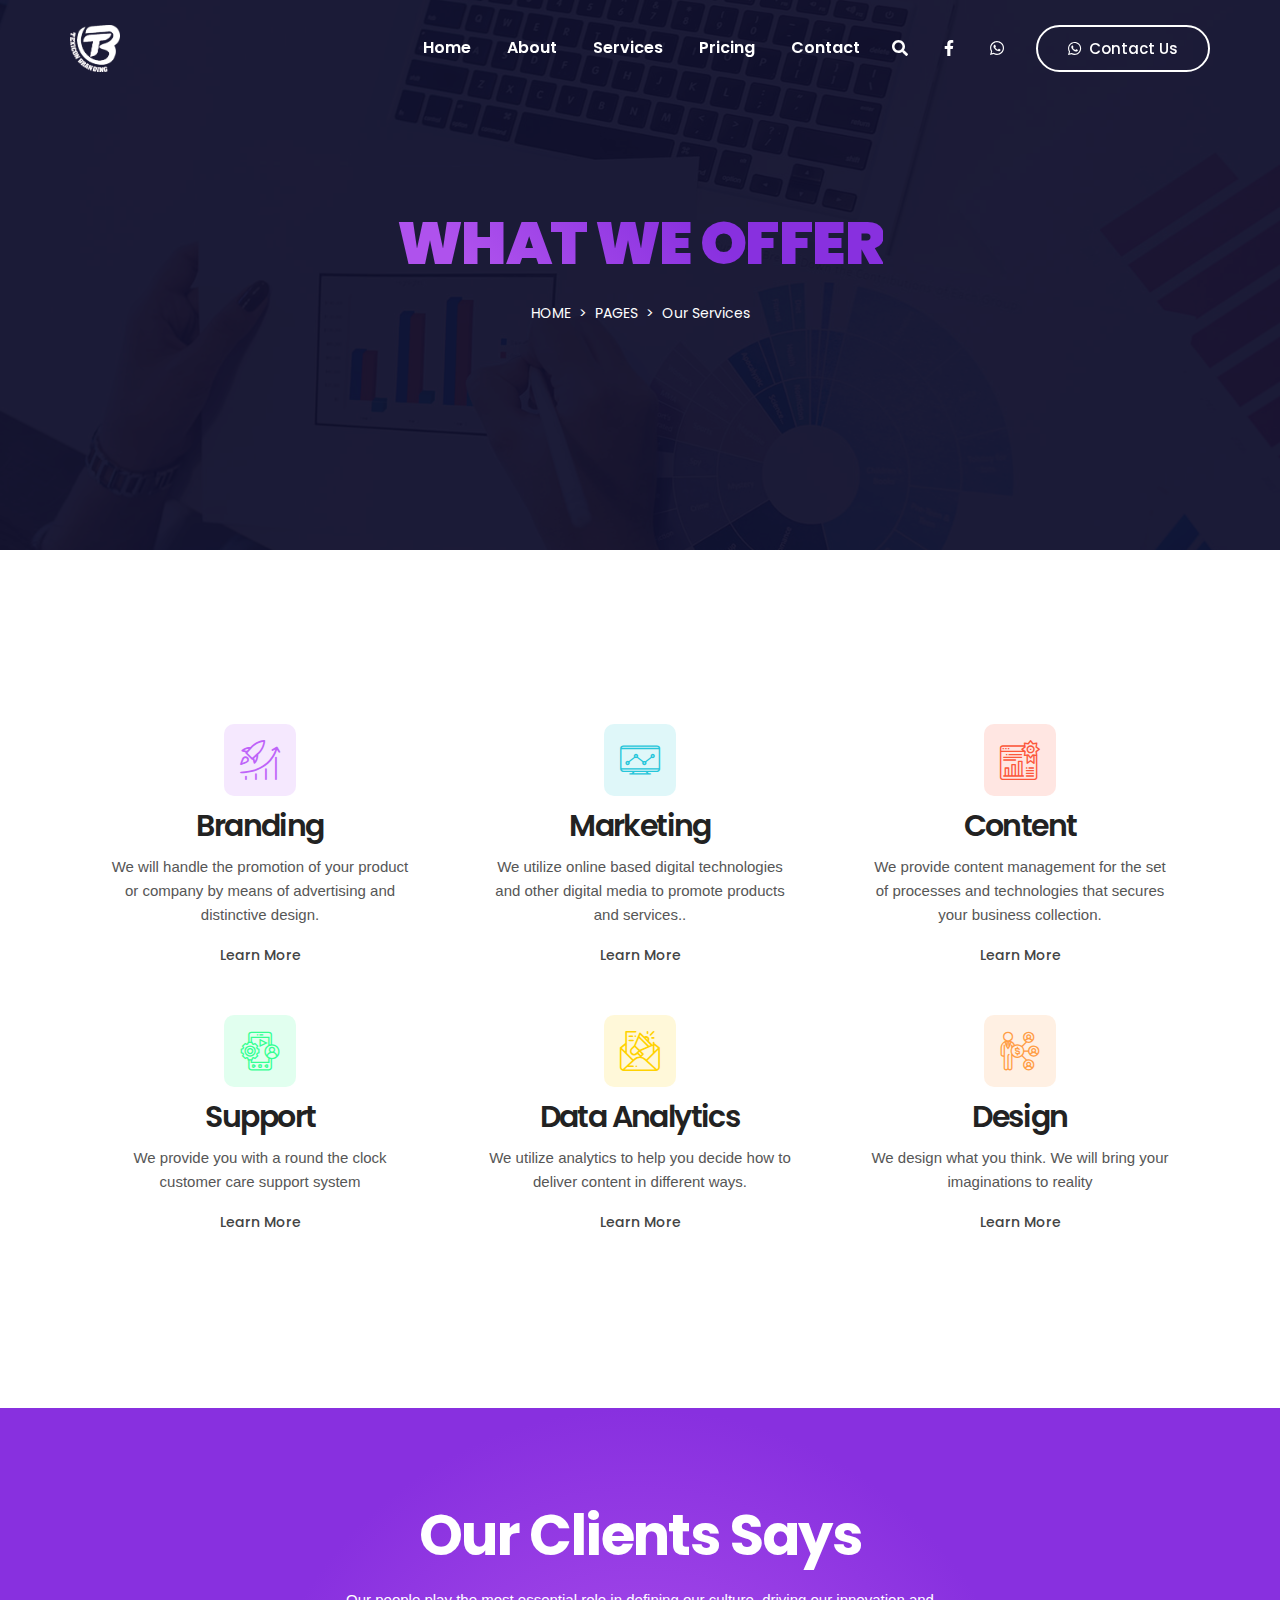
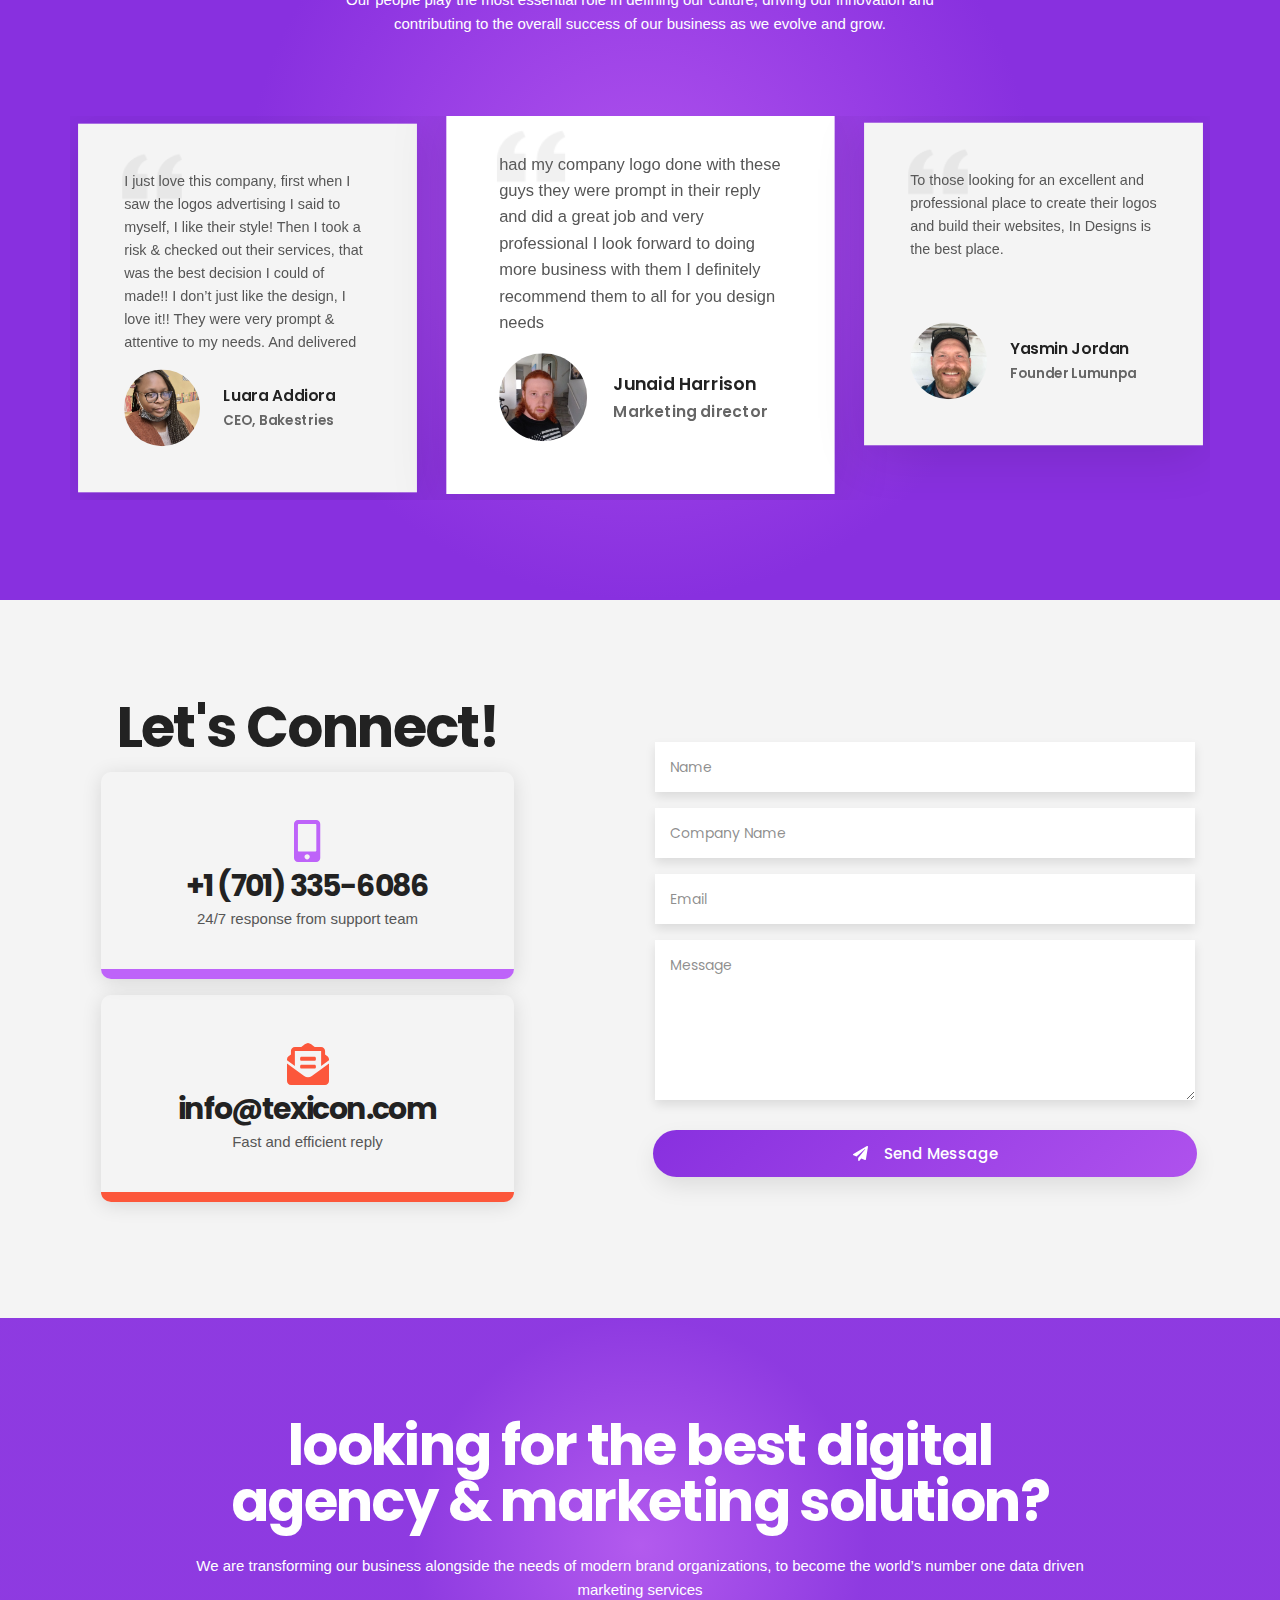
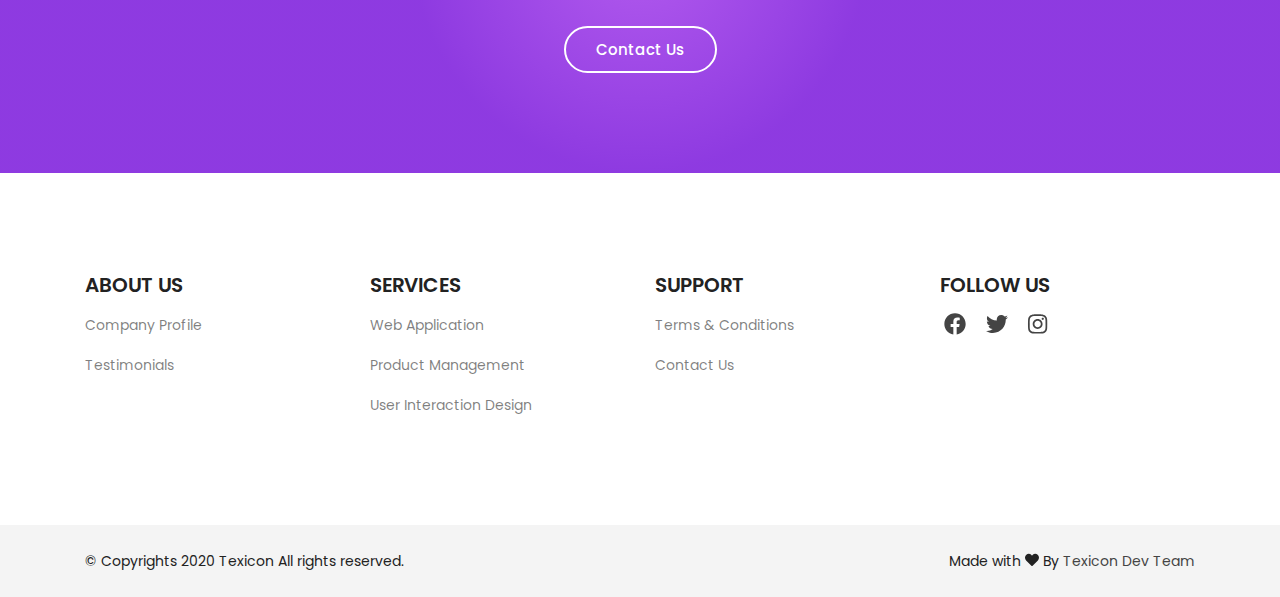
<file: services.html>
<!doctype html>
<html class="no-js" lang="en">

<head>
    <meta charset="UTF-8">
    <meta http-equiv="X-UA-Compatible" content="IE=edge">
    <meta name="viewport" content="width=device-width, initial-scale=1, shrink-to-fit=no">

    <!-- SEO Meta Description -->
    <meta name="description" content="">
    <meta name="author" content="Themeland">

    <!-- Title  -->
    <title>Digimax - SEO & Digital Marketing Agency HTML Template | Services</title>

    <!-- Favicon  -->
    <link rel="icon" href="assets/img/favicon.png">

    <!-- ***** All CSS Files ***** -->

    <!-- Style css -->
    <link rel="stylesheet" href="assets/css/style.css">

    <!-- Responsive css -->
    <link rel="stylesheet" href="assets/css/responsive.css">

</head>

<body>
    <!--====== Preloader Area Start ======-->
    <div id="preloader">
        <!-- Digimax Preloader -->
        <div id="digimax-preloader" class="digimax-preloader">
            <!-- Preloader Animation -->
            <div class="preloader-animation">
                <!-- Spinner -->
                <div class="spinner"></div>
                <!-- Loader -->
                <div class="loader">
                    <span data-text-preloader="D" class="animated-letters">D</span>
                    <span data-text-preloader="I" class="animated-letters">I</span>
                    <span data-text-preloader="G" class="animated-letters">G</span>
                    <span data-text-preloader="I" class="animated-letters">I</span>
                    <span data-text-preloader="M" class="animated-letters">M</span>
                    <span data-text-preloader="A" class="animated-letters">A</span>
                    <span data-text-preloader="X" class="animated-letters">X</span>
                </div>
                <p class="fw-5 text-center text-uppercase">Loading</p>
            </div>
            <!-- Loader Animation -->
            <div class="loader-animation">
                <div class="row h-100">
                    <!-- Single Loader -->
                    <div class="col-3 single-loader p-0">
                        <div class="loader-bg"></div>
                    </div>
                    <!-- Single Loader -->
                    <div class="col-3 single-loader p-0">
                        <div class="loader-bg"></div>
                    </div>
                    <!-- Single Loader -->
                    <div class="col-3 single-loader p-0">
                        <div class="loader-bg"></div>
                    </div>
                    <!-- Single Loader -->
                    <div class="col-3 single-loader p-0">
                        <div class="loader-bg"></div>
                    </div>
                </div>
            </div>
        </div>
    </div>
    <!--====== Preloader Area End ======-->

    <!--====== Scroll To Top Area Start ======-->
    <div id="scrollUp" title="Scroll To Top">
        <i class="fas fa-arrow-up"></i>
    </div>
    <!--====== Scroll To Top Area End ======-->

    <div class="main overflow-hidden">
        <!-- ***** Header Start ***** -->
        <header id="header">
            <!-- Navbar -->
            <nav data-aos="zoom-out" data-aos-delay="800" class="navbar navbar-expand">
                <div class="container header">
                    <!-- Navbar Brand-->
                    <a class="navbar-brand" href="index.html">
                        <img class="navbar-brand-regular logo" src="assets/img/logo/logo-white.png" alt="brand-logo">
                        <img class="navbar-brand-sticky logo" src="assets/img/logo/logo.png" alt="sticky brand-logo">
                    </a>
                    <div class="ml-auto"></div>
                    <!-- Navbar -->
                    <ul class="navbar-nav items">
                        <li class="nav-item dropdown">
                            <a class="nav-link" href="index.html">Home </a>
                            
                        </li>
                        <li class="nav-item">
                            <a href="about.html" class="nav-link">About</a>
                        </li>
                        <li class="nav-item">
                            <a href="services.html" class="nav-link">Services</a>
                        </li>
                        <li class="nav-item dropdown">
                            <a class="nav-link" href="pricing.html">Pricing </a>
                            
                        </li>
                        <li class="nav-item dropdown">
                            <a class="nav-link" href="contact.html">Contact</a>
                            
                        </li>
                    </ul>
                    <!-- Navbar Icons -->
                    <ul class="navbar-nav icons">
                        <li class="nav-item">
                            <a href="#" class="nav-link" data-toggle="modal" data-target="#search">
                                <i class="fas fa-search"></i>
                            </a>
                        </li>
                        <li class="nav-item social">
                            <a href="#" class="nav-link"><i class="fab fa-facebook-f"></i></a>
                        </li>
                        <li class="nav-item social">
                            <a href="#" class="nav-link"><i class="fab fa-whatsapp"></i></a>
                        </li>
                    </ul>

                    <!-- Navbar Toggler -->
                    <ul class="navbar-nav toggle">
                        <li class="nav-item">
                            <a href="#" class="nav-link" data-toggle="modal" data-target="#menu">
                                <i class="fas fa-bars toggle-icon m-0"></i>
                            </a>
                        </li>
                    </ul>

                    <!-- Navbar Action Button -->
                    <ul class="navbar-nav action">
                        <li class="nav-item ml-3">
                            <a href="https://wa.me/17013356086?text=I'm%20interested%20in%20branding%20my%20business%20" class="btn ml-lg-auto btn-bordered-white"><i
                                    class="fab fa-whatsapp contact-icon mr-md-2"></i>Contact Us</a>
                        </li>
                    </ul>
                </div>
            </nav>
        </header>
        <!-- ***** Header End ***** -->

        <!-- ***** Breadcrumb Area Start ***** -->
        <section class="section breadcrumb-area overlay-dark d-flex align-items-center">
            <div class="container">
                <div class="row">
                    <div class="col-12">
                        <!-- Breamcrumb Content -->
                        <div class="breadcrumb-content text-center">
                            <h2 class="text-white text-uppercase mb-3">What we offer</h2>
                            <ol class="breadcrumb d-flex justify-content-center">
                                <li class="breadcrumb-item"><a class="text-uppercase text-white" href="index.html">Home</a></li>
                                <li class="breadcrumb-item"><a class="text-uppercase text-white" href="#">Pages</a></li>
                                <li class="breadcrumb-item text-white active">Our Services</li>
                            </ol>
                        </div>
                    </div>
                </div>
            </div>
        </section>
        <!-- ***** Breadcrumb Area End ***** -->

        <!-- ***** Service Area End ***** -->
        <section id="service" class="section service-area ptb_150">
            <div class="container">
                <div class="row">
                    <div class="col-12 col-md-6 col-lg-4">
                        <!-- Single Service -->
                        <div class="single-service text-center p-4">
                            <span class="flaticon-rocket-launch color-1 icon-bg-1"></span>
                            <h3 class="my-3">Branding</h3>
                            <p>We will handle the promotion of your product or company by means of advertising and distinctive design.</p>
                            <a class="service-btn mt-3" href="#">Learn More</a>
                        </div>
                    </div>
                    <div class="col-12 col-md-6 col-lg-4">
                        <!-- Single Service -->
                        <div class="single-service text-center p-4">
                            <span class="flaticon-monitoring color-2 icon-bg-2"></span>
                            <h3 class="my-3">Marketing</h3>
                            <p>We utilize online based digital technologies and other digital media to promote products and services..</p>
                            <a class="service-btn mt-3" href="#">Learn More</a>
                        </div>
                    </div>
                    <div class="col-12 col-md-6 col-lg-4">
                        <!-- Single Service -->
                        <div class="single-service text-center p-4">
                            <span class="flaticon-web color-3 icon-bg-3"></span>
                            <h3 class="my-3">Content</h3>
                            <p>We provide content management for the set of processes and technologies that secures your business collection.</p>
                            <a class="service-btn mt-3" href="#">Learn More</a>
                        </div>
                    </div>
                    <div class="col-12 col-md-6 col-lg-4">
                        <!-- Single Service -->
                        <div class="single-service text-center p-4">
                            <span class="flaticon-smartphone color-4 icon-bg-4"></span>
                            <h3 class="my-3">Support</h3>
                            <p>We provide you with a round the clock customer care support system</p>
                            <a class="service-btn mt-3" href="#">Learn More</a>
                        </div>
                    </div>
                    <div class="col-12 col-md-6 col-lg-4">
                        <!-- Single Service -->
                        <div class="single-service text-center p-4">
                            <span class="flaticon-email color-5 icon-bg-5"></span>
                            <h3 class="my-3">Data Analytics</h3>
                            <p>We utilize analytics to help you decide how to deliver content in different ways.</p>
                            <a class="service-btn mt-3" href="#">Learn More</a>
                        </div>
                    </div>
                    <div class="col-12 col-md-6 col-lg-4">
                        <!-- Single Service -->
                        <div class="single-service text-center p-4">
                            <span class="flaticon-affiliate color-6 icon-bg-6"></span>
                            <h3 class="my-3">Design</h3>
                            <p>We design what you think. We will bring your imaginations to reality</p>
                            <a class="service-btn mt-3" href="#">Learn More</a>
                        </div>
                    </div>
                </div>
            </div>
        </section>
        <!-- ***** Service Area End ***** -->

        <!-- ***** Review Area Start ***** -->
        <section id="review" class="section review-area bg-overlay ptb_100">
            <div class="container">
                <div class="row justify-content-center">
                    <div class="col-12 col-md-10 col-lg-7">
                        <!-- Section Heading -->
                        <div class="section-heading text-center">
                            <h2 class="text-white" style="text-transform: capitalize;">Our clients says</h2>
                            <p class="text-white d-none d-sm-block mt-4">Our people play the most essential role in defining our culture, driving our innovation and contributing to the overall success of our business as we evolve and grow.</p>
                            <p class="text-white d-block d-sm-none mt-4">Our people play the most essential role in defining our culture, driving our innovation and contributing to the overall success of our business as we evolve and grow.</p>
                        </div>
                    </div>
                </div>
                <div class="row">
                    <!-- Client Reviews -->
                    <div class="client-reviews owl-carousel">
                        <!-- Single Review -->
                        <div class="single-review p-5">
                            <!-- Review Content -->
                            <div class="review-content">
                                <!-- Review Text -->
                                <div class="review-text">
                                    <p>had my company logo done with these guys they were prompt in their reply and did
                                        a great job and very professional I look forward to doing more business with
                                        them
                                        I definitely recommend them to all for you design needs</p>
                                </div>
                                <!-- Quotation Icon -->
                                <div class="quot-icon">
                                    <img class="avatar-sm" src="assets/img/quote.png" alt="">
                                </div>
                            </div>
                            <!-- Reviewer -->
                            <div class="reviewer media mt-3">
                                <!-- Reviewer Thumb -->
                                <div class="reviewer-thumb">
                                    <img class="avatar-lg radius-100" src="assets/img/avatar/avatar-1.jpg" alt="">
                                </div>
                                <!-- Reviewer Media -->
                                <div class="reviewer-meta media-body align-self-center ml-4">
                                    <h5 class="reviewer-name color-primary mb-2">Junaid Harrison</h5>
                                    <h6 class="text-secondary fw-6">Marketing director</h6>
                                </div>
                            </div>
                        </div>
                        <!-- Single Review -->
                        <div class="single-review p-5">
                            <!-- Review Content -->
                            <div class="review-content">
                                <!-- Review Text -->
                                <div class="review-text">
                                    <p>To those looking for an excellent and professional place to create their logos
                                        and build their websites, In Designs is the best place.
                                        <p>&nbsp;</p>
                                        <p>&nbsp;</p>

                                    </p>
                                </div>
                                <!-- Quotation Icon -->
                                <div class="quot-icon">
                                    <img class="avatar-sm" src="assets/img/quote.png" alt="">
                                </div>
                            </div>
                            <!-- Reviewer -->
                            <div class="reviewer media mt-3">
                                <!-- Reviewer Thumb -->
                                <div class="reviewer-thumb">
                                    <img class="avatar-lg radius-100" src="assets/img/avatar/avatar-2.jpg" alt="">
                                </div>
                                <!-- Reviewer Media -->
                                <div class="reviewer-meta media-body align-self-center ml-4">
                                    <h5 class="reviewer-name color-primary mb-2">Yasmin Jordan</h5>
                                    <h6 class="text-secondary fw-6">Founder Lumunpa</h6>
                                </div>
                            </div>
                        </div>
                        <!-- Single Review -->
                        <div class="single-review p-5">
                            <!-- Review Content -->
                            <div class="review-content">
                                <!-- Review Text -->
                                <div class="review-text">
                                    <p>I just love this company, first when I saw the logos advertising I said to
                                        myself, I like their style! Then I took a risk & checked out their services,
                                        that was the best decision I could of made!! I don’t just like the design, I
                                        love
                                        it!! They were very prompt & attentive to my needs. And delivered</p>
                                </div>
                                <!-- Quotation Icon -->
                                <div class="quot-icon">
                                    <img class="avatar-sm" src="assets/img/quote.png" alt="">
                                </div>
                            </div>
                            <!-- Reviewer -->
                            <div class="reviewer media mt-3">
                                <!-- Reviewer Thumb -->
                                <div class="reviewer-thumb">
                                    <img class="avatar-lg radius-100" src="assets/img/avatar/avatar-3.jpg" alt="">
                                </div>
                                <!-- Reviewer Media -->
                                <div class="reviewer-meta media-body align-self-center ml-4">
                                    <h5 class="reviewer-name color-primary mb-2">Luara Addiora</h5>
                                    <h6 class="text-secondary fw-6">CEO, Bakestries</h6>
                                </div>
                            </div>
                        </div>
                    </div>
                </div>
            </div>
        </section>
        <!-- ***** Review Area End ***** -->

        <!--====== Contact Area Start ======-->
        <section id="contact" class="contact-area ptb_100 bg-grey">
            <div class="container">
                <div class="row justify-content-between align-items-center">
                    <div class="col-12 col-lg-5">
                        <!-- Section Heading -->
                        <div class="section-heading text-center mb-3">
                            <h2 style="text-transform: capitalize;">Let's connect!</h2>
                        </div>
                        <!-- Contact Us -->
                        <div class="contact-us">
                            <ul>
                                <!-- Contact Info -->
                                <li class="contact-info color-1 bg-hover active hover-bottom text-center p-5 m-3">
                                    <span><i class="fas fa-mobile-alt fa-3x"></i></span>
                                    <a class="d-block my-2" href="#">
                                        <h3>+1 (701) 335-6086</h3>
                                    </a>
                                    <p>24/7 response from support team</p>
                                </li>
                                <!-- Contact Info -->
                                <li class="contact-info color-3 bg-hover active hover-bottom text-center p-5 m-3">
                                    <span><i class="fas fa-envelope-open-text fa-3x"></i></span>
                                    <a class="d-none d-sm-block my-2" href="#">
                                        <h3>info@texicon.com</h3>
                                    </a>
                                    <a class="d-block d-sm-none my-2" href="#">
                                        <h3>mail@your company.com</h3>
                                    </a>
                                    <p>Fast and efficient reply</p>
                                </li>
                            </ul>
                        </div>
                    </div>
                    <div class="col-12 col-lg-6 pt-4 pt-lg-0">
                        <!-- Contact Box -->
                        <div class="contact-box text-center">
                            <!-- Contact Form -->
                            <form id="contact-form" method="POST"
                                action="https://theme-land.com/digimx/demo/assets/php/mail.php">
                                <div class="row">
                                    <div class="col-12">
                                        <div class="form-group">
                                            <input type="text" class="form-control" name="name" placeholder="Name"
                                                required="required">
                                        </div>
                                        <div class="form-group">
                                            <input type="text" class="form-control" name="name"
                                                placeholder="Company Name" required="required">
                                        </div>
                                        <div class="form-group">
                                            <input type="email" class="form-control" name="email" placeholder="Email"
                                                required="required">
                                        </div>
                                       
                                    </div>
                                    <div class="col-12">
                                        <div class="form-group">
                                            <textarea class="form-control" name="message" placeholder="Message"
                                                required="required"></textarea>
                                        </div>
                                    </div>
                                    <div class="col-12">
                                        <button type="submit" class="btn btn-bordered active btn-block mt-3"><span
                                                class="text-white pr-3"><i class="fas fa-paper-plane"></i></span>Send
                                            Message</button>
                                    </div>
                                </div>
                            </form>
                            <p class="form-message"></p>
                        </div>
                    </div>
                </div>
            </div>
        </section>
        <!--====== Contact Area End ======-->

        <!--====== Call To Action Area Start ======-->
        <section class="section cta-area bg-overlay ptb_100">
            <div class="container">
                <div class="row justify-content-center">
                    <div class="col-12 col-lg-10">
                        <!-- Section Heading -->
                        <div class="section-heading text-center m-0">
                            <h2 class="text-white" >Looking for the best digital agency &amp; marketing solution?</h2>
                            <p class="text-white d-none d-sm-block mt-4">We are transforming our business alongside the needs of modern brand organizations, to become the world’s number one data driven marketing services</p>
                            <p class="text-white d-block d-sm-none mt-4">We are transforming our business alongside the needs of modern brand organizations, to become the world’s number one data driven marketing services</p>
                            <a href="https://wa.me/17013356086?text=I'm%20interested%20in%20branding%20my%20business%20" class="btn btn-bordered-white mt-4">Contact Us</a>
                        </div>
                    </div>
                </div>
            </div>
        </section>
        <!--====== Call To Action Area End ======-->

           <!--====== Footer Area Start ======-->
           <footer class="section footer-area">
            <!-- Footer Top -->
            <div class="footer-top ptb_100">
                <div class="container">
                    <div class="row">
                        <div class="col-12 col-sm-6 col-lg-3">
                            <!-- Footer Items -->
                            <div class="footer-items">
                                <!-- Footer Title -->
                                <h3 class="footer-title text-uppercase mb-2">About Us</h3>
                                <ul>
                                    <li class="py-2"><a class="text-black-50" href="about.html">Company Profile</a></li>
                                    <li class="py-2"><a class="text-black-50" href="#review">Testimonials</a></li>
                                </ul>
                            </div>
                        </div>
                        <div class="col-12 col-sm-6 col-lg-3">
                            <!-- Footer Items -->
                            <div class="footer-items">
                                <!-- Footer Title -->
                                <h3 class="footer-title text-uppercase mb-2">Services</h3>
                                <ul>
                                    <li class="py-2"><a class="text-black-50" href="#service">Web Application</a></li>
                                    <li class="py-2"><a class="text-black-50" href="#service">Product Management</a></li>
                                    <li class="py-2"><a class="text-black-50" href="#service">User Interaction Design</a></li>
                                </ul>
                            </div>
                        </div>
                        <div class="col-12 col-sm-6 col-lg-3">
                            <!-- Footer Items -->
                            <div class="footer-items">
                                <!-- Footer Title -->
                                <h3 class="footer-title text-uppercase mb-2">Support</h3>
                                <ul>
                                    <li class="py-2"><a class="text-black-50" href="#">Terms &amp; Conditions</a></li>
                                    <li class="py-2"><a class="text-black-50" href="contact.html">Contact Us</a></li>
                                </ul>
                            </div>
                        </div>
                        <div class="col-12 col-sm-6 col-lg-3">
                            <!-- Footer Items -->
                            <div class="footer-items">
                                <!-- Footer Title -->
                                <h3 class="footer-title text-uppercase mb-2">Follow Us</h3>
                                <p class="mb-2"></p>
                                <!-- Social Icons -->
                                <ul class="social-icons list-inline pt-2">
                                    <li class="list-inline-item px-1"><a href="https://web.facebook.com/texiconbranding"><i class="fab fa-facebook"></i></a>
                                    </li>
                                    <li class="list-inline-item px-1"><a href="https://www.twitter.com"><i class="fab fa-twitter"></i></a>
                                    </li>
                                    <li class="list-inline-item px-1"><a href="https://www.instagram"><i class="fab fa-instagram"></i></a>
                                    </li>
                                </ul>
                            </div>
                        </div>
                    </div>
                </div>
            </div>
            <!-- Footer Bottom -->
            <div class="footer-bottom bg-grey">
                <div class="container">
                    <div class="row">
                        <div class="col-12">
                            <!-- Copyright Area -->
                            <div
                                class="copyright-area d-flex flex-wrap justify-content-center justify-content-sm-between text-center py-4">
                                <!-- Copyright Left -->
                                <div class="copyright-left">&copy; Copyrights 2020 Texicon All rights reserved.</div>
                                <!-- Copyright Right -->
                                <div class="copyright-right">Made with <i class="fas fa-heart"></i> By <a
                                        href="#">Texicon Dev Team</a></div>
                            </div>
                        </div>
                    </div>
                </div>
            </div>
        </footer>
        <!--====== Footer Area End ======-->

        <!--====== Modal Search Area Start ======-->
        <div id="search" class="modal fade p-0">
            <div class="modal-dialog dialog-animated">
                <div class="modal-content h-100">
                    <div class="modal-header" data-dismiss="modal">
                        Search <i class="far fa-times-circle icon-close"></i>
                    </div>
                    <div class="modal-body">
                        <form class="row">
                            <div class="col-12 align-self-center">
                                <div class="row">
                                    <div class="col-12 pb-3">
                                        <h2 class="search-title mb-3">What are you looking for?</h2>
                                        <p></p>
                                    </div>
                                </div>
                                <div class="row">
                                    <div class="col-12 input-group">
                                        <input type="text" class="form-control" placeholder="Enter your keywords">
                                    </div>
                                </div>
                                <div class="row">
                                    <div class="col-12 input-group align-self-center">
                                        <button class="btn btn-bordered mt-3">Search</button>
                                    </div>
                                </div>
                            </div>
                        </form>
                    </div>
                </div>
            </div>
        </div>
        <!--====== Modal Search Area End ======-->

        <!--====== Modal Responsive Menu Area Start ======-->
        <div id="menu" class="modal fade p-0">
            <div class="modal-dialog dialog-animated">
                <div class="modal-content h-100">
                    <div class="modal-header" data-dismiss="modal">
                        Menu <i class="far fa-times-circle icon-close"></i>
                    </div>
                    <div class="menu modal-body">
                        <div class="row w-100">
                            <div class="items p-0 col-12 text-center"></div>
                        </div>
                    </div>
                </div>
            </div>
        </div>
        <!--====== Modal Responsive Menu Area End ======-->
    </div>


    <!-- ***** All jQuery Plugins ***** -->

    <!-- jQuery(necessary for all JavaScript plugins) -->
    <script src="assets/js/jquery/jquery-3.5.1.min.js"></script>

    <!-- Bootstrap js -->
    <script src="assets/js/bootstrap/popper.min.js"></script>
    <script src="assets/js/bootstrap/bootstrap.min.js"></script>

    <!-- Plugins js -->
    <script src="assets/js/plugins/plugins.min.js"></script>

    <!-- Active js -->
    <script src="assets/js/active.js"></script>
</body>

</html>
</file>
<file: assets/css/style.css>
/* 
*
******* :: INDEX OF CSS :: *******
:: 1.0 WEB FONTS
:: 2.0 IMPORT ALL CSS
:: 3.0 GLOBAL CSS
:: 4.0 COMMON CSS
:: 5.0 PRELOADER CSS
:: 6.0 SCROLL TO TOP AREA CSS
:: 7.0 HEADER AREA CSS
:: 8.0 WELCOME AREA CSS
    :: 8.1 WELCOME AREA HOMEPAGE-2 CSS
    :: 8.2 WELCOME AREA HOMEPAGE-3 CSS
    :: 8.3 WELCOME AREA HOMEPAGE-4 CSS
    :: 8.4 WELCOME AREA HOMEPAGE-5 CSS
:: 9.0 PROMO AREA CSS
:: 10.0 CONTENT AREA CSS
:: 11.0 SERVICE AREA CSS
:: 12.0 PORTFOLIO AREA CSS
:: 13.0 VIDEO AREA CSS
:: 14.0 PRICE PLAN AREA CSS
:: 15.0 FAQ AREA CSS
:: 16.0 REVIEWS AREA CSS
:: 17.0 TEAM AREA CSS
:: 18.0 BLOG AREA CSS
:: 19.0 BREADCRUMB AREA CSS
:: 20.0 BLOG PAGE AREA CSS
:: 21.0 BLOG PAGE DETAILS AREA CSS
:: 22.0 CONTACT AREA CSS
:: 23.0 FOOTER AREA CSS
:: 24.0 ERROR AREA CSS
:: 25.0 RTL AREA CSS
:: 26.0 PREVIEW AREA CSS
****************************** */

/* ******************************
:: 1.0 WEB FONTS
****************************** */
@import url('https://fonts.googleapis.com/css2?family=Poppins:wght@400;500;600;700;900&amp;family=Roboto:wght@300;400&amp;display=swap');

/* ******************************
:: 2.0 IMPORT ALL CSS
****************************** */
@import url(bootstrap.min.css);
@import url(all.min.css);
@import url(../font/flaticon.css);
@import url(animate.min.css);
@import url(aos.css);
@import url(owl.carousel.min.css);
@import url(jquery.fancybox.min.css);

/* ******************************
:: 3.0 GLOBAL CSS
****************************** */
* {
    margin: 0;
    padding: 0;
}

body {
    font-family: 'Poppins', sans-serif;
    font-size: 14px;
    line-height: 24px;
    font-weight: 400;
    color: #222;
}

.main {
    background: #fff;
}

section,
.section {
    position: relative;
}

.container {
    width: 100%;
    margin: 0 auto;
}

h1,
h2,
h3,
h4,
h5,
h6 {
    font-weight: 600;
    color: #222;
    margin-bottom: 0;
}

h1 {
    font-size: 4em;
    font-weight: 600;
    line-height: 1.2;
}

h2 {
    font-size: 40px;
    line-height: 1.3;
}

h3 {
    font-size: 20px;
    line-height: 1.2;
}

h4 {
    font-size: 20px;
}

h5 {
    font-size: 16px;
}

h6 {
    font-size: 14px;
    font-weight: 400;
}

p {
    font-family: 'Roboto', sans-serif;
    font-size: 15px;
    font-weight: 400;
    line-height: 24px;
    color: #565656;
    margin-bottom: 0;
}

a {
    color: #444;
    -webkit-transition: all 0.3s ease 0s;
    transition: all 0.3s ease 0s;
}

a:hover,
a:focus {
    color: #0449c4;
}

a,
a:hover,
a:focus,
.btn:focus {
    text-decoration: none;
    outline: none;
    -webkit-box-shadow: none;
    box-shadow: none;
}

.text-body > a {
    text-decoration: underline;
    color: #212529;
}

ol,
ul {
    margin: 0;
    padding: 0;
}

ol li,
ul li {
    list-style: none;
}

img {
    height: auto;
    max-width: 100%;
}
.logo{
    width: 50px;
}


/* ******************************
:: 4.0 COMMON CSS
****************************** */
.fw-3 {
    font-weight: 300;
}

.fw-4 {
    font-weight: 400;
}

.fw-5 {
    font-weight: 500;
}

.fw-6 {
    font-weight: 600;
}

.fw-7 {
    font-weight: 700;
}

.op-5 {
    opacity: 0.5;
}

.avatar-sm {
    height: 3rem;
    width: 3rem;
}

.avatar-md {
    height: 4rem;
    width: 4rem;
}

.avatar-lg {
    height: 5rem;
    width: 5rem;
}

.text-underlined,
.text-underlined:hover,
.text-underlined:focus {
    text-decoration: underline;
}

.text-primary {
    color: #7c4fe0 !important;
}

.text-secondary {
    color: #666 !important;
}

.form-control {
    font-size: 15px;
    height: 60px;
    border: none;
    outline: none;
    padding-left: 20px;
    border-radius: 8px;
    -webkit-box-shadow: 0 1px 5px rgba(0, 0, 0, 0.1);
    box-shadow: 0 1px 5px rgba(0, 0, 0, 0.1);
}

.form-control:focus {
    border: none;
    outline: none;
    -webkit-box-shadow: 0 5px 10px rgba(0, 0, 0, 0.1);
    box-shadow: 0 5px 10px rgba(0, 0, 0, 0.1);
}

.featured-icon > span::before {
    font-size: 4.25rem;
    line-height: 1;
    color: #777;
    margin: 0;
}

.radius-100 {
    border-radius: 100px !important;
}

.h-100vh {
    height: 100vh;
}

.owl-carousel .owl-item img {
    width: auto;
}

.owl-prev:focus,
.owl-next:focus {
    outline: none;
}

/*SECTION HEADING*/
.section-heading {
    margin-bottom: 80px;
}

.section-heading > span {
    color: #222;
}

.section-heading > h2 {
    display: inline-block;
    font-size: 56px;
    font-weight: 700;
    text-transform: lowercase;
    line-height: 1em;
    letter-spacing: -1.6px;
}

@media (max-width: 991px) {
    .section-heading > h2 {
        font-size: 50px;
    }
}

@media (max-width: 575px) {
    .section-heading > h2 {
        font-size: 42px;
    }
}

@media (max-width: 720px) {
    .resp {
        display: flex !important;
        justify-content: center !important;
        flex-direction: column !important;
        align-items: center !important;
    }
    .section-heading2 {
        margin-bottom: 20px;
    }
    .col-6{
        max-width: 90%;
    }

    .single-price-plan {
        padding: 20px 10px;
    }
}

/* @media (max-width: 575px) {
    .resp {
        font-size: 42px;
    }
} */

/*SECTION PADDING*/
.pt_0 {
    padding-top: 0;
}

.ptb_50 {
    padding: 50px 0;
}

.ptb_100 {
    padding: 100px 0;
}

.ptb_150 {
    padding: 150px 0;
}

.ptb_180 {
    padding: 180px 0;
}

/*BUTTONS*/
.btn {
    font-size: 15px;
    font-weight: 500;
    color: #fff;
    line-height: 1;
    text-align: center;
    padding: 14px 30px;
    border: 0 none;
    border-radius: 100px;
    outline: 0 none;
    position: relative;
    z-index: 1;
}

.btn:hover,
.btn:focus,
.btn:active,
.btn.active {
    color: #fff;
    -webkit-box-shadow: 0 10px 25px rgba(0, 0, 0, 0.1);
    box-shadow: 0 10px 25px rgba(0, 0, 0, 0.1);
}

.btn.btn-bordered {
    background: transparent none repeat scroll 0 0;
    color: #444;
}

.btn.btn-bordered:hover,
.btn.btn-bordered:focus,
.btn.btn-bordered.active {
    color: #fff;
}

.btn.btn-bordered:before,
.btn.btn-bordered-white:after {
    position: absolute;
    content: "";
    height: calc(100% + 4px);
    width: calc(100% + 4px);
    top: -2px;
    left: -2px;
    border-radius: 100px;
    -webkit-transition: all 0.3s ease 0s;
    transition: all 0.3s ease 0s;
}

.btn.btn-bordered:before {
    z-index: -2;
}

.btn.btn-bordered:after {
    position: absolute;
    content: "";
    height: 100%;
    width: 100%;
    top: 0;
    left: 0;
    border-radius: 100px;
    background: #fff none repeat scroll 0 0;
    -webkit-transition: all 0.3s ease 0s;
    transition: all 0.3s ease 0s;
    z-index: -1;
}

.btn.btn-bordered:hover:after,
.btn.btn-bordered:focus:after,
.btn.btn-bordered.active:after {
    opacity: 0;
    -ms-filter: "progid:DXImageTransform.Microsoft.Alpha(Opacity=0)";
}

.btn.btn-bordered-white {
    background: transparent none repeat scroll 0 0;
    border: 2px solid #fff;
}

.btn.btn-bordered-white:hover,
.btn.btn-bordered-white:focus,
.btn.btn-bordered-white.active {
    border-color: transparent;
    outline: 0 none;
}

.btn.btn-bordered-white:after {
    opacity: 0;
    -ms-filter: "progid:DXImageTransform.Microsoft.Alpha(Opacity=0)";
    z-index: -1;
}

.btn.btn-bordered-white:hover:after,
.btn.btn-bordered-white:focus:after,
.btn.btn-bordered-white.active:after {
    opacity: 1;
    -ms-filter: "progid:DXImageTransform.Microsoft.Alpha(Opacity=100)";
}

.button-group {
    margin-top: 30px;
}

.button-group a {
    margin-right: 10px;
}

.button-group a:last-child {
    margin-right: 0;
}

.service-btn {
    position: relative;
    display: inline-block;
    font-weight: 500;
}

.homepage-5 .service-btn {
    color: rgba(255, 255, 255, .54);
}

.service-btn::after {
    position: absolute;
    content: '';
    height: 2px;
    width: 100%;
    background-color: #0449c4;
    border-radius: 4px;
    bottom: 0;
    left: 0;
    -webkit-transform: scaleX(0);
    transform: scaleX(0);
    -webkit-transform-origin: right;
    transform-origin: right;
    -webkit-transition: -webkit-transform 0.3s ease-in 0s;
    transition: -webkit-transform 0.3s ease-in 0s;
    transition: transform 0.3s ease-in 0s;
    transition: transform 0.3s ease-in 0s, -webkit-transform 0.3s ease-in 0s;
}

.service-btn:hover::after {
    -webkit-transform: scaleX(1);
    transform: scaleX(1);
    -webkit-transform-origin: left;
    transform-origin: left;
}

/*BG SHAPE*/
.shape {
    position: absolute;
    width: 100%;
    left: 0;
    top: 0;
    line-height: 0;
    direction: ltr;
    overflow: hidden;
    z-index: -1;
}

.shape-top {
    top: -1px;
}

.shape-1 svg {
    display: block;
    width: calc(122% + 1.3px);
    height: 134px;
    position: relative;
    left: 50%;
    -webkit-transform: translateX(-50%);
    transform: translateX(-50%);
}

.shape-bottom {
    bottom: -1px;
    -webkit-transform: rotate(180deg);
    transform: rotate(180deg);
}

.shape-bottom svg {
    display: block;
    height: 275px;
    width: calc(228% + 1.3px);
    position: relative;
    left: 50%;
    -webkit-transform: translateX(-50%);
    transform: translateX(-50%);
}

.homepage-2 .welcome-area .shape-bottom {
    top: auto;
    -webkit-transform: inherit;
    transform: inherit;
}

.homepage-2 .welcome-area .shape-bottom svg {
    height: 126px;
    width: calc(118% + 1.3px);
}

@media (max-width: 991px) {
    .shape-bottom svg {
        height: 112px;
    }

    .homepage-2 .welcome-area .shape-bottom svg {
        height: 68px;
    }
}

@media (max-width: 575px) {
    .homepage-2 .welcome-area .shape-bottom svg {
        height: 41px;
    }
}

.bg-shape {
    position: absolute;
    height: 190%;
    width: 100%;
    display: block;
    border-radius: 120px;
    background: linear-gradient(-47deg, #8731E8 0%, #4528DC 100%);
    bottom: 0;
    right: 0;
    -webkit-transform: translate(35%, -28%) rotate(-35deg);
    transform: translate(35%, -28%) rotate(-35deg);
    z-index: 0;
}

@media (max-width: 991px) {
    .bg-shape {
        height: 130%;
    }
}

/*BACKGROUND OVERLAY*/
.bg-overlay,
.overlay-dark {
    position: relative;
    z-index: 0;
}

.bg-overlay::after,
.overlay-dark:after {
    position: absolute;
    content: '';
    height: 100%;
    width: 100%;
    top: 0;
    left: 0;
}

.bg-overlay::after {
    opacity: 0.95;
    z-index: -1;
}

.overlay-dark::after {
    background-color: rgba(16, 16, 45, 1);
    opacity: 0.95;
    -ms-filter: "progid:DXImageTransform.Microsoft.Alpha(Opacity=85)";
    z-index: -1;
}

/*BACKGROUND COLORS*/
.color-1 {
    color: #be63f9;
}

.color-2 {
    color: #26c6da;
}

.color-3 {
    color: #fc573b;
}

.color-4 {
    color: #34FF92;
}

.color-5 {
    color: #ffd200;
}

.color-6 {
    color: #ff9d45;
}

.color-1.bg-hover:hover::after,
.color-1.bg-hover.active::after {
    background-color: #be63f9;
}

.color-2.bg-hover:hover::after,
.color-2.bg-hover.active::after {
    background-color: #26c6da;
}

.color-3.bg-hover:hover::after,
.color-3.bg-hover.active::after {
    background-color: #fc573b;
}

.color-4.bg-hover:hover::after,
.color-4.bg-hover.active::after {
    background-color: #34FF92;
}

.color-5.bg-hover:hover::after,
.color-5.bg-hover.active::after {
    background-color: #ffd200;
}

.color-6.bg-hover:hover::after,
.color-6.bg-hover.active::after {
    background-color: #ff9d45;
}

.text-muted {
    color: #888 !important;
}

.bg-grey {
    background-color: #f4f4f4;
}

.bg-inherit {
    background: inherit !important;
}

.bg-overlay::after {
    background: -webkit-radial-gradient(50% 50%, circle closest-side, #af52ed 0%, #8830df 100%);
}

.breadcrumb-area.bg-overlay::after {
    background: linear-gradient(-45deg, #af52ed 0%, #8830df 100%);
}

.btn,
.btn:active,
.btn.btn-bordered:before,
.btn.btn-bordered-white:after {
    background: linear-gradient(-45deg, #af52ed 0%, #8830df 100%);
}

/*SOCIAL ICONS*/
.social-icons > a {
    margin: 5px;
    width: 45px;
    height: 45px;
    font-size: 20px;
    color: #fff;
    border-radius: 3px;
    overflow: hidden;
    -webkit-transition: all 0.3s ease 0s;
    transition: all 0.3s ease 0s;
}

.social-icons svg {
    display: block;
    height: 100%;
    line-height: 45px;
    margin: 0 auto;
    -webkit-transition: all 0.3s ease 0s;
    transition: all 0.3s ease 0s;
}

.social-icons > a:hover svg:first-child {
    margin-top: -45px;
}

.social-icons > a.facebook {
    background-color: #3b5999 !important;
}

.social-icons > a.twitter {
    background-color: #55acee !important;
}

.social-icons > a.google-plus {
    background-color: #dd4b39 !important;
}

.social-icons > a.vine {
    background-color: #00b489 !important;
}

/*BACKGROUND IMAGES*/
.welcome-area {
    background: rgba(0, 0, 0, 0) url("../img/bg/welcome_bg.jpg") no-repeat fixed center center / cover;
}

.homepage-2 .welcome-area {
    background: rgba(0, 0, 0, 0) url("../img/bg/welcome_bg_2.png") no-repeat scroll center center / cover;
}

.homepage-3 .welcome-area {
    background: rgba(0, 0, 0, 0) url("../img/bg/welcome_bg_3.jpg") no-repeat scroll center center / cover;
}

.homepage-4 .welcome-area {
    background: rgba(0, 0, 0, 0) url("../img/bg/welcome_bg_4.jpg") no-repeat fixed center center / cover;
}

.cta-area {
    background: rgba(0, 0, 0, 0) url("../img/bg/cta_bg.jpg") no-repeat fixed center center / cover;
}

.breadcrumb-area {
    background: rgba(0, 0, 0, 0) url("../img/bg/inner_bg.jpg") no-repeat fixed center center / cover;
}

.blog .breadcrumb-area {
    background: rgba(0, 0, 0, 0) url("../img/bg/blog_bg.jpg") no-repeat fixed center center / cover;
}

.error-page {
    background: rgba(0, 0, 0, 0) url("../img/bg/error_bg.png") repeat-x fixed left top / cover;
}

.error-page .stars {
    background: rgba(0, 0, 0, 0) url("../img/bg/stars.svg") repeat fixed left top / contain;
}

/* ******************************
:: 5.0 PRELOADER AREA CSS
****************************** */
.digimax-preloader {
    position: fixed;
    top: 0;
    left: 0;
    height: 100%;
    width: 100%;
    display: -webkit-box;
    display: -ms-flexbox;
    display: flex;
    -webkit-box-pack: center;
    -ms-flex-pack: center;
    justify-content: center;
    -webkit-box-align: center;
    -ms-flex-align: center;
    align-items: center;
    cursor: default;
    z-index: 9000;
}

.digimax-preloader .preloader-animation {
    z-index: 1000;
}

.preloader-animation .spinner {
    height: 9em;
    width: 9em;
    margin: 0 auto 3.5em auto;
    border: 3px solid rgba(0, 0, 0, 0.2);
    border-top-color: #000000;
    border-radius: 50%;
    -webkit-animation: spinner 1s infinite linear;
    animation: spinner 1s infinite linear;
}

.preloader-animation .loader {
    font: bold 5em "Poppins", sans-serif;
    text-align: center;
    -webkit-user-select: none;
    -moz-user-select: none;
    -ms-user-select: none;
    user-select: none;
}

.preloader-animation .loader .animated-letters {
    position: relative;
    color: rgba(0, 0, 0, 0.2);
}

.loader .animated-letters:before {
    position: absolute;
    content: attr(data-text-preloader);
    top: -3px;
    left: 0;
    color: #000000;
    opacity: 0;
    -webkit-transform: rotateY(-90deg);
    transform: rotateY(-90deg);
    -webkit-animation: animated-letters 4s infinite;
    animation: animated-letters 4s infinite;
}

.loader .animated-letters:nth-child(2):before {
    -webkit-animation-delay: 0.2s;
    animation-delay: 0.2s;
}

.loader .animated-letters:nth-child(3):before {
    -webkit-animation-delay: 0.4s;
    animation-delay: 0.4s;
}

.loader .animated-letters:nth-child(4):before {
    -webkit-animation-delay: 0.6s;
    animation-delay: 0.6s;
}

.loader .animated-letters:nth-child(5):before {
    -webkit-animation-delay: 0.8s;
    animation-delay: 0.8s;
}

.loader .animated-letters:nth-child(6):before {
    -webkit-animation-delay: 1s;
    animation-delay: 1s;
}

.loader .animated-letters:nth-child(7):before {
    -webkit-animation-delay: 1.2s;
    animation-delay: 1.2s;
}

.loader .animated-letters:nth-child(8):before {
    -webkit-animation-delay: 1.4s;
    animation-delay: 1.4s;
}

.digimax-preloader p {
    font-family: "Poppins", sans-serif;
    letter-spacing: 8px;
    color: #3b3b3b;
}

.digimax-preloader .loader-animation {
    position: fixed;
    top: 0;
    left: 0;
    height: 100%;
    width: 100%;
    font-size: 0;
    z-index: 1;
    pointer-events: none;
}

.single-loader .loader-bg {
    height: 100%;
    width: 100%;
    left: 0;
    background-color: #ffffff;
    -webkit-transition: all 800ms cubic-bezier(0.77, 0, 0.175, 1);
    transition: all 800ms cubic-bezier(0.77, 0, 0.175, 1);
}

.digimax-preloader.loaded .preloader-animation {
    opacity: 0;
    -webkit-transition: 0.3s ease-out;
    transition: 0.3s ease-out;
}

.digimax-preloader.loaded .single-loader .loader-bg {
    width: 0;
    -webkit-transition: 0.7s all cubic-bezier(0.1, 0.1, 0.1, 1);
    transition: 0.7s all cubic-bezier(0.1, 0.1, 0.1, 1);
}

@-webkit-keyframes spinner {
    to {
        -webkit-transform: rotateZ(360deg);
        transform: rotateZ(360deg);
    }
}

@keyframes spinner {
    to {
        -webkit-transform: rotateZ(360deg);
        transform: rotateZ(360deg);
    }
}

@-webkit-keyframes animated-letters {

    0%,
    75%,
    100% {
        opacity: 0;
        -webkit-transform: rotateY(-90deg);
        transform: rotateY(-90deg);
    }

    25%,
    50% {
        opacity: 1;
        -webkit-transform: rotateY(0deg);
        transform: rotateY(0deg);
    }
}

@keyframes animated-letters {

    0%,
    75%,
    100% {
        opacity: 0;
        -webkit-transform: rotateY(-90deg);
        transform: rotateY(-90deg);
    }

    25%,
    50% {
        opacity: 1;
        -webkit-transform: rotateY(0deg);
        transform: rotateY(0deg);
    }
}

@media screen and (max-width: 767px) {
    .preloader-animation .spinner {
        height: 8em;
        width: 8em;
    }

    .preloader-animation .loader {
        font: bold 3.5em "Poppins", sans-serif;
    }
}

@media screen and (max-width: 500px) {
    .preloader-animation .spinner {
        height: 7em;
        width: 7em;
    }

    .preloader-animation .loader {
        font: bold 2em "Poppins", sans-serif;
    }
}

/* ******************************
:: 6.0 SCROLL TO TOP AREA CSS
****************************** */
#scrollUp {
    position: fixed;
    right: 2%;
    bottom: 3%;
    height: 50px;
    width: 50px;
    line-height: 45px;
    border-radius: 50%;
    background-color: #191919;
    text-align: center;
    cursor: pointer;
    z-index: 500;
    display: none;
    -webkit-transition: all 0.3s ease 0s;
    transition: all 0.3s ease 0s;
}

#scrollUp > svg {
    display: block;
    height: 100%;
    font-size: 20px;
    color: #fff;
    margin: 0 auto;
}

#scrollUp:hover {
    -webkit-transform: scale(1.2);
    transform: scale(1.2);
}

/* ******************************
:: 7.0 HEADER AREA CSS
****************************** */
header {
    position: relative;
    z-index: 999;
}

.navbar-sticky {
    top: 0;
    background-color: #fff;
    -webkit-box-shadow: rgba(0, 0, 0, 0.1) 0px 0px 20px;
    box-shadow: rgba(0, 0, 0, 0.1) 0px 0px 20px;
    -webkit-transition: all .15s ease-out 0s !important;
    transition: all .15s ease-out 0s !important;
}

.navbar-sticky.hidden {
    -webkit-transform: translate3d(0, -101%, 0) !important;
    transform: translate3d(0, -101%, 0) !important;
}

.navbar-sticky.visible {
    -webkit-transform: translate3d(0, 0, 0) !important;
    transform: translate3d(0, 0, 0) !important;
}

.navbar-expand {
    position: fixed;
    width: 100%;
    top: 0;
    padding: 20px 25px;
    pointer-events: initial;
    z-index: 2;
}

.navbar-expand.relative {
    position: relative;
}

.navbar-expand .navbar-nav {
    display: inline-block;
}

.navbar-expand .navbar-nav.toggle {
    display: none;
}

.navbar-expand .navbar-nav.toggle .toggle-icon {
    font-size: 20px;
}

.navbar .navbar-brand-sticky {
    display: none;
}

.navbar-sticky .navbar-brand-regular {
    display: none;
}

.navbar-sticky .navbar-brand-sticky {
    display: inline;
}

.navbar-sticky.hide {
    -webkit-transform: translateY(-100%) !important;
    transform: translateY(-100%) !important;
}

.navbar-expand .navbar-nav .nav-item {
    display: -webkit-inline-box;
    display: -ms-inline-flexbox;
    display: inline-flex;
}

.navbar-expand .navbar-nav ul .nav-item {
    display: block;
}

.navbar-expand .navbar-nav .nav-link {
    display: -webkit-box;
    display: -ms-flexbox;
    display: flex;
    -webkit-box-align: center;
    -ms-flex-align: center;
    align-items: center;
    font-size: 1rem;
    font-weight: 600;
    color: #fff;
    padding-right: 1rem;
    padding-left: 1rem;
}

.navbar-expand .navbar-nav .nav-link:hover {
    color: rgba(255, 255, 255, .75);
}

.navbar-expand.navbar-sticky .navbar-nav .nav-link,
.navbar-expand.navbar-light .navbar-nav .nav-link {
    color: #2c2e30;
}

.navbar-expand .navbar-nav .dropdown-menu .nav-link {
    -webkit-box-pack: justify;
    -ms-flex-pack: justify;
    justify-content: space-between;
    font-size: 0.9125rem;
    color: #2c2e30;
    padding: 0.625rem 1.25rem;
}

.dropdown .dropdown-menu {
    display: block;
    min-width: 14.375rem;
    margin: 0;
    padding: 0.625rem 0;
    border: none;
    -webkit-box-shadow: 0px 0px 15px 0px rgba(0, 0, 0, 0.1);
    box-shadow: 0px 0px 15px 0px rgba(0, 0, 0, 0.1);
    visibility: hidden;
    opacity: 0;
}

.dropdown:hover > .dropdown-menu {
    visibility: visible;
    opacity: 1;
    -webkit-transition-timing-function: ease;
    transition-timing-function: ease;
    -webkit-transition-duration: .4s;
    transition-duration: .4s;
    -webkit-transition-property: opacity, -webkit-transform;
    transition-property: opacity, -webkit-transform;
    transition-property: opacity, transform;
    transition-property: opacity, transform, -webkit-transform;
}

.dropdown-menu .dropdown-menu {
    top: -8px;
    left: 100%;
}

.menu .items {
    width: calc(100% + 15px);
}

.menu .navbar-nav {
    line-height: 1;
}

.menu .dropdown .dropdown-menu {
    margin: 10px 0 15px 0;
    padding: 0 0 0 15px;
    -webkit-box-shadow: none;
    box-shadow: none;
    display: none;
    visibility: visible;
    opacity: 1;
}

.menu .dropdown .dropdown-menu.show {
    display: block;
}

.menu .dropdown-menu .dropdown-menu {
    position: relative;
    top: initial;
    left: initial;
}

.menu .nav-link {
    margin: 0 5px;
    padding: 10px 5px;
}

.menu .dropdown .dropdown-menu .nav-item .nav-link {
    font-size: 1rem;
    background: none;
    margin: 0 5px 16px;
    padding: 0;
}

.menu .nav-link:first-child {
    padding-left: 0;
    padding-right: 0;
    display: -webkit-box;
    display: -ms-flexbox;
    display: flex;
    -webkit-box-pack: justify;
    -ms-flex-pack: justify;
    justify-content: space-between;
    -webkit-box-align: center;
    -ms-flex-align: center;
    align-items: center;
    font-size: 1.5rem;
    font-weight: 600;
    color: #2c2e30;
}

.modal-open {
    overflow-x: hidden;
    overflow-y: hidden;
}

.dialog-animated {
    min-height: 100%;
    margin: 0 0 0 auto;
}

.modal.fade .modal-dialog.dialog-animated {
    -webkit-transform: translate(100%, 0)scale(1);
    transform: translate(100%, 0)scale(1);
    -webkit-box-shadow: 0px 0px 15px 0px rgba(0, 0, 0, 0.1);
    box-shadow: 0px 0px 15px 0px rgba(0, 0, 0, 0.1);
    height: 100%;
}

.modal.fade.show .modal-dialog.dialog-animated {
    height: 100%;
    -webkit-transform: translate(0, 0);
    transform: translate(0, 0);
}

.modal-content {
    border: none;
    border-radius: 0;
    overflow-x: hidden;
}

.modal-header {
    -webkit-box-align: center;
    -ms-flex-align: center;
    align-items: center;
    padding: 2rem;
    border: none;
    font-weight: 600;
    border-radius: 0;
}

.modal-header .icon-close {
    font-size: 24px;
    cursor: pointer;
}

.modal-body {
    display: -webkit-box;
    display: -ms-flexbox;
    display: flex;
    -webkit-box-align: center;
    -ms-flex-align: center;
    align-items: center;
    padding: 2rem;
}

.search-title {
    font-size: 45px;
    font-weight: 700;
    line-height: 1em;
    letter-spacing: -1.6px;
}

/* ******************************
:: 8.0 WELCOME AREA CSS
****************************** */
.welcome-area {
    height: 800px;
    z-index: 1;
}

.welcome-intro h1 {
    font-size: 56px;
    font-weight: 700;
    line-height: 1em;
    letter-spacing: -1.6px;
}

.welcome-intro p {
    font-size: 16px;
}

.welcome-thumb-wrapper {
    position: relative;
    display: block;
    width: 100%;
}

.welcome-thumb-2,
.welcome-thumb-3,
.welcome-thumb-4,
.welcome-thumb-5,
.welcome-thumb-6 {
    position: absolute;
}

.welcome-thumb-2 {
    top: 50%;
    left: 0;
}

.welcome-thumb-3 {
    top: 55%;
    left: 36%;
}

.welcome-thumb-4 {
    top: 94%;
    right: 0;
}

.welcome-thumb-5 {
    top: -18%;
    left: 25%;
}

.welcome-thumb-6 {
    top: -9%;
    right: 15%;
}

.welcome-animation {
    position: relative;
    -webkit-animation: bounceHero 5s ease-in-out infinite;
    animation: bounceHero 5s ease-in-out infinite;
}

.welcome-thumb-2 .welcome-animation {
    -webkit-animation-duration: 6s;
    animation-duration: 6s;
}

.welcome-thumb-3 .welcome-animation {
    -webkit-animation-duration: 8s;
    animation-duration: 8s;
}

.welcome-thumb-4 .welcome-animation {
    -webkit-animation-duration: 4s;
    animation-duration: 4s;
}

.welcome-thumb-5 .welcome-animation {
    -webkit-animation-duration: 6s;
    animation-duration: 6s;
}

.welcome-thumb-6 .welcome-animation {
    -webkit-animation-duration: 7s;
    animation-duration: 7s;
}

@-webkit-keyframes bounceHero {
    0% {
        top: 0px;
    }

    50% {
        top: 25px;
    }

    100% {
        top: 0px;
    }
}

@keyframes bounceHero {
    0% {
        top: 0px;
    }

    50% {
        top: 25px;
    }

    100% {
        top: 0px;
    }
}

.welcome-area.bg-overlay::after {
    z-index: -2;
}

.welcome-area .welcome-shape {
    position: absolute;
    top: auto;
    bottom: -6px;
    left: 0;
    right: 0;
    z-index: -1;
}

/* ******************************
:: 8.1 HOMEPAGE-2 AREA CSS
****************************** */
.homepage-2 .btn.btn-bordered::before,
.homepage-2 .btn.btn-bordered-white::after,
.homepage-2 .bg-overlay::after,
.homepage-2 .benifits-item::after {
    background: linear-gradient(135deg, #be63f9 0%, #0449c4 100%);
}

/* ******************************
:: 8.2 HOMEPAGE-3 AREA CSS
****************************** */
.homepage-3 .btn.btn-bordered::before,
.homepage-3 .btn.btn-bordered-white::after,
.homepage-3 .bg-overlay::after,
.homepage-3 .grad-hover::before {
    background: linear-gradient(135deg, #10054d 0%, #45108a 100%);
}

.homepage-3 .play-icon {
    color: #45108a;
}

.homepage-3 .welcome-thumb-2 {
    top: -25%;
    left: 30%;
    width: -webkit-max-content;
    width: -moz-max-content;
    width: max-content;
    z-index: 3;
}

.homepage-3 .welcome-thumb-3 {
    top: -13%;
    left: 4%;
    width: -webkit-max-content;
    width: -moz-max-content;
    width: max-content;
    z-index: 2;
}

.homepage-3 .welcome-thumb-4 {
    top: 10%;
    left: -15%;
    width: -webkit-max-content;
    width: -moz-max-content;
    width: max-content;
    z-index: 1;
}

.homepage-3 .welcome-thumb {
    position: relative;
    width: -webkit-max-content;
    width: -moz-max-content;
    width: max-content;
    left: -100px;
}

.homepage-3 .welcome-thumb-1 {
    position: relative;
    display: inline-block;
    width: -webkit-max-content;
    width: -moz-max-content;
    width: max-content;
}

/* ******************************
:: 8.3 HOMEPAGE-4 AREA CSS
****************************** */
.homepage-4 .btn.btn-bordered::before,
.homepage-4 .btn.btn-bordered-white::after,
.homepage-4 .bg-overlay::after,
.homepage-4 .grad-hover::before {
    background: linear-gradient(45deg, #8340ff 15%, #5900ff 65%);
}

/* ******************************
:: 8.4 HOMEPAGE-5 AREA CSS
****************************** */
.dark-bg,
body.dark,
.dark .bg-overlay::after,
.dark .dark-bg,
.dark .navbar-sticky-moved-up {
    background: #06052F !important;
}

.homepage-5 .btn:active,
.homepage-5 .btn.btn-bordered:before,
.homepage-5 .btn.btn-bordered-white:after {
    background: linear-gradient(45deg, #8340ff 15%, #5900ff 65%);
}

.homepage-5 .welcome-thumb-2 {
    top: 25%;
    left: -5%;
}

/* ***********************************
:: 9 PROMO AREA CSS
**************************************/
.single-promo {
    position: relative;
    -webkit-box-shadow: 0 3px 20px 0px rgba(0, 0, 0, 0.12);
    box-shadow: 0 3px 20px 0px rgba(0, 0, 0, 0.12);
    border-radius: 10px;
    -webkit-transition: all 0.3s ease 0s;
    transition: all 0.3s ease 0s;
    overflow: hidden;
}

.bg-hover {
    position: relative;
}

.bg-hover::after {
    position: absolute;
    content: '';
    height: 10px;
    width: 100%;
    left: 0;
    -webkit-transition: background-color 0.3s ease 0s;
    transition: background-color 0.3s ease 0s;
}

.bg-hover.hover-top::after {
    top: 0;
}

.bg-hover.hover-bottom::after {
    bottom: 0;
}

.single-promo h3 {
    font-size: 55px;
    font-weight: 700;
    text-transform: lowercase;
    line-height: 0.9em;
    letter-spacing: -1.6px;
}

.homepage-3 .single-promo h3 {
    font-size: 38px;
}

.single-promo p {
    -webkit-transition: color 0.3s ease 0s;
    transition: color 0.3s ease 0s;
}

.promo-wrapper {
    position: relative;
    z-index: 2;
}

.grad-hover {
    position: relative;
    background: transparent;
    border-radius: 0;
    -webkit-transition: 300ms ease;
    transition: 300ms ease;
    -webkit-transition-property: color, background, mix-blend-mode, opacity, visibility, height;
    transition-property: color, background, mix-blend-mode, opacity, visibility, height;
}

.grad-hover::before {
    position: absolute;
    content: '';
    height: 100%;
    width: 100%;
    top: 0;
    left: 0;
    right: 0;
    bottom: 0;
    visibility: hidden;
    opacity: 0;
    -webkit-transition: 300ms ease;
    transition: 300ms ease;
    -webkit-transition-property: color, background, mix-blend-mode, opacity, visibility, height;
    transition-property: color, background, mix-blend-mode, opacity, visibility, height;
    z-index: 0;
}

.grad-hover:hover::before,
.grad-hover.active::before {
    visibility: visible;
    opacity: 0.84;
}

.grad-hover h3,
.grad-hover p {
    -webkit-transition: color 0.3s ease 0s;
    transition: color 0.3s ease 0s;
}

.grad-hover:hover h3,
.grad-hover.active h3,
.grad-hover:hover p,
.grad-hover.active p {
    color: #fff;
    opacity: 1;
}

/* ******************************
:: 10.0 CONTENT AREA CSS
****************************** */
.content-area {
    z-index: 1;
}

.single-content-list span {
    font-size: 16px;
}

/*Profile Circle Wrapper*/
.profile-circle-wrapper {
    position: relative;
    height: 397px;
    width: 517px;
    margin: auto;
    pointer-events: fill;
    cursor: pointer;
    -webkit-transform: perspective(100px), translate3d(0, 0, 0);
    transform: perspective(1000px);
}

.folder-img {
    position: relative;
    top: 210px;
    left: 25px;
    z-index: 1;
}

.profile-inner {
    position: absolute;
    height: 397px;
    width: 517px;
    top: 0;
    left: 0;
    right: 0;
    bottom: 0;
    margin: auto;
    border-radius: 50%;
    z-index: 2;
    -webkit-transition: 3s all;
    transition: 3s all;
}

.profile-circle {
    position: absolute;
    top: 0;
    left: 0;
    right: 0;
    bottom: 0;
    border: 3px solid #ededed;
    border-radius: 50%;
    margin: 25px auto 0;
}

.circle-lg {
    height: 465px;
    width: 465px;
}

.circle-md {
    height: 335px;
    width: 335px;
    margin-top: 85px;
}

.circle-sm {
    height: 220px;
    width: 220px;
    margin-top: 145px;
}

.profile-icon {
    position: absolute;
    display: block;
    height: 55px;
    width: 55px;
    margin: 0 auto;
    -webkit-transition: 1s all;
    transition: 1s all;
}

.profile-icon img {
    -webkit-transform: rotate(-90deg);
    display: block;
}

.icon-1 {
    top: 40px;
    left: 35px;
    -webkit-transform-origin: 350% 182px;
    transform-origin: 350% 182px;
}

.icon-2 {
    top: 40px;
    left: 370px;
    -webkit-transform-origin: -135px 185px;
    transform-origin: -135px 185px;
}

.icon-3 {
    top: 210px;
    left: 425px;
    -webkit-transform-origin: -355% 12px;
    transform-origin: -355% 12px;
}

.icon-4 {
    top: 422px;
    left: 140px;
    -webkit-transform-origin: 160% -191px;
    transform-origin: 160% -191px;
}

.icon-5 {
    top: -28px;
    left: 130px;
    -webkit-transform-origin: 50% 193px;
    transform-origin: 50% 193px;
}

.icon-6 {
    top: 65px;
    left: -15px;
    -webkit-transform-origin: 328% 100px;
    transform-origin: 328% 100px;
}

.icon-7 {
    top: 200px;
    left: -20px;
    -webkit-transform-origin: 328% -35px;
    transform-origin: 328% -35px;
}

.icon-8 {
    top: -15px;
    left: 120px;
    -webkit-transform-origin: -28% 117px;
    transform-origin: -28% 117px;
}

.icon-9 {
    top: 175px;
    left: 80px;
    -webkit-transform-origin: 46% -68px;
    transform-origin: 46% -68px;
}

.icon-8,
.icon-9 {
    height: 65px;
    width: 65px;
}

/*Circle SM Animation*/
.circle-animation .icon-3-img,
.circle-animation .icon-4-img,
.circle-animation .icon-2-img,
.circle-animation .icon-1-img {
    -webkit-animation: rotateCircle 80s 3.01s infinite linear;
    animation: rotateCircle 80s 3.01s infinite linear backwards;
    -webkit-animation-direction: forwards;
    animation-direction: forwards;
}

.circle-animation .icon-1,
.circle-animation .icon-2,
.circle-animation .icon-3,
.circle-animation .icon-4 {
    -webkit-animation: rotateCircle 80s 3s infinite linear;
    animation: rotateCircle 80s 3s infinite linear;
    -webkit-animation-direction: reverse;
    animation-direction: reverse;
}

/*Circle MD Animation*/
.circle-animation .icon-5-img,
.circle-animation .icon-6-img,
.circle-animation .icon-7-img {
    -webkit-animation: rotateCircle 90s 1.01s infinite linear;
    animation: rotateCircle 90s 1.01s infinite linear;
    -webkit-animation-direction: reverse;
    animation-direction: reverse;

}

.circle-animation .icon-5,
.circle-animation .icon-6,
.circle-animation .icon-7 {
    -webkit-animation: rotateCircle 90s 1s infinite linear;
    animation: rotateCircle 90s 1s infinite linear;
}

.circle-animation .icon-8,
.circle-animation .icon-9 {
    -webkit-animation: rotateCircle 35s 2s infinite linear;
    animation: rotateCircle 35s 2s infinite linear;
    -webkit-animation-direction: reverse;
    animation-direction: reverse;
}

/*Circle LG Animation*/
.circle-animation .icon-8-img,
.circle-animation .icon-9-img {
    -webkit-animation: rotateCircle 35s 2.01s infinite linear;
    animation: rotateCircle 35s 2.01s infinite linear;
    -webkit-animation-direction: forwards;
    animation-direction: forwards;
}

@-webkit-keyframes rotateCircle {
    from {
        -webkit-transform: rotate(0deg);
    }

    to {
        -webkit-transform: rotate(360deg);
    }
}

@keyframes rotateCircle {
    from {
        -webkit-transform: rotate(0deg);
        transform: rotate(0deg);
    }

    to {
        -webkit-transform: rotate(360deg);
        transform: rotate(360deg);
    }
}

.profile-icon {
    display: none;
}

/* ******************************
:: 11.0 SERVICE AREA CSS
****************************** */
.service-area {
    z-index: 1;
}

.single-service > span {
    display: inline-block;
    height: 4.5rem;
    width: 4.5rem;
    line-height: 4.5rem;
    text-align: center;
    border-radius: 10px;
}

.single-service > span::before {
    font-size: 2.5rem;
    margin: 0;
}

.single-service > span.icon-bg-1 {
    background-color: rgba(190, 99, 249, 0.15);
}

.single-service > span.icon-bg-2 {
    background-color: rgba(38, 198, 218, 0.15);
}

.single-service > span.icon-bg-3 {
    background-color: rgba(252, 87, 59, 0.15);
}

.single-service > span.icon-bg-4 {
    background-color: rgba(52, 255, 146, 0.15);
}

.single-service > span.icon-bg-5 {
    background-color: rgba(255, 210, 0, 0.15);
}

.single-service > span.icon-bg-6 {
    background-color: rgba(255, 157, 69, 0.15);
}

.single-service h3 {
    font-size: 30px;
    font-weight: 600;
    line-height: 0.9em;
    letter-spacing: -1.6px;
}

.single-service.service-gallery {
    margin-bottom: 45px;
    border-radius: 6px;
    -webkit-box-shadow: 0 3px 20px 0px rgba(0, 0, 0, 0.01);
    box-shadow: 0 3px 20px 0px rgba(0, 0, 0, 0.01);
    -webkit-transition: -webkit-box-shadow, -webkit-transform .4s cubic-bezier(.4, 0, .2, 1);
    transition: -webkit-box-shadow, -webkit-transform .4s cubic-bezier(.4, 0, .2, 1);
    transition: box-shadow, transform .4s cubic-bezier(.4, 0, .2, 1);
    transition: box-shadow, transform .4s cubic-bezier(.4, 0, .2, 1), -webkit-box-shadow, -webkit-transform .4s cubic-bezier(.4, 0, .2, 1);
}

.single-service.service-gallery .service-content {
    padding: 2rem;
}

.single-service.service-gallery:hover {
    -webkit-box-shadow: 0 3px 20px 0px rgba(0, 0, 0, 0.05);
    box-shadow: 0 3px 20px 0px rgba(0, 0, 0, 0.05);
    -webkit-transform: translateY(-10px);
    transform: translateY(-10px);
}

.homepage-6 .single-service.service-gallery {
    -webkit-box-shadow: 0 5px 10px 0px rgba(0, 0, 0, 0.08);
    box-shadow: 0 5px 10px 0px rgba(0, 0, 0, 0.08);
}

/* ******************************
:: 12.0 PORTFOLIO AREA CSS
****************************** */
.portfolio-area .items {
    overflow: initial !important;
}

.portfolio-menu .btn {
    background: transparent;
    color: #3a3a3a;
    font-size: 14px;
    font-weight: 600;
    cursor: pointer;
    outline: none;
    position: relative;
    box-shadow: none;
}

.portfolio-menu .btn::after {
    position: absolute;
    content: '';
    height: 2px;
    width: 0;
    bottom: 5px;
    left: 50%;
    background-color: #0F4C81;
    -webkit-transform: translateX(-50%);
    transform: translateX(-50%);
    border-top-left-radius: 6px;
    border-top-right-radius: 6px;
    visibility: hidden;
    opacity: 0;
    -webkit-transition: all 0.3s ease 0s;
    transition: all 0.3s ease 0s;
}

.portfolio-menu .btn.active {
    color: #0F4C81;
}

.portfolio-menu .btn.active::after {
    width: 60%;
    visibility: visible;
    opacity: 1;
}

.single-case-studies {
    position: relative;
    margin-bottom: 45px;
}

.single-case-studies > a > img {
    -webkit-transform: translateY(0px);
    transform: translateY(0px);
    -webkit-transition: -webkit-transform .3s cubic-bezier(.4, 0, .2, 1), -webkit-filter 0.4s;
    transition: -webkit-transform .3s cubic-bezier(.4, 0, .2, 1), -webkit-filter 0.4s;
    transition: transform .3s cubic-bezier(.4, 0, .2, 1), filter 0.4s;
    transition: transform .3s cubic-bezier(.4, 0, .2, 1), filter 0.4s, -webkit-transform .3s cubic-bezier(.4, 0, .2, 1), -webkit-filter 0.4s;
}

.case-studies-overlay {
    position: absolute;
    height: 100%;
    width: 100%;
    top: 0;
    left: 0;
    background: linear-gradient(135deg, #be63f9 0%, #0449c4 100%);
    display: -webkit-box;
    display: -ms-flexbox;
    display: flex;
    -webkit-box-pack: center;
    -ms-flex-pack: center;
    justify-content: center;
    -webkit-box-align: center;
    -ms-flex-align: center;
    align-items: center;
    -webkit-box-orient: vertical;
    -webkit-box-direction: normal;
    -ms-flex-direction: column;
    flex-direction: column;
    opacity: 0;
    -webkit-transform: translateY(0px);
    transform: translateY(0px);
    -webkit-transition: opacity .3s, -webkit-transform .3s cubic-bezier(.4, 0, .2, 1);
    transition: opacity .3s, -webkit-transform .3s cubic-bezier(.4, 0, .2, 1);
    transition: transform .3s cubic-bezier(.4, 0, .2, 1), opacity .3s;
    transition: transform .3s cubic-bezier(.4, 0, .2, 1), opacity .3s, -webkit-transform .3s cubic-bezier(.4, 0, .2, 1);
}

.single-case-studies:hover .case-studies-overlay {
    opacity: 0.89;
    -webkit-transform: translateY(-10px);
    transform: translateY(-10px);
}

.single-case-studies:hover > a > img {
    -webkit-filter: blur(3px);
    filter: blur(3px);
    -webkit-transform: translateY(-10px);
    transform: translateY(-10px);
}

.portfolio-area.style-two .single-case-studies:hover .case-studies-overlay,
.portfolio-area.style-two .single-case-studies:hover > a > img {
    -webkit-transform: inherit;
    transform: inherit;
}

/* ******************************
:: 13.0 VIDEO AREA CSS
****************************** */
.video-area {
    z-index: 1;
}

.video-content > .play-btn {
    position: absolute;
    top: 50%;
    left: 50%;
    -webkit-transform: translate(-50%, -50%);
    transform: translate(-50%, -50%);
    opacity: 1;
    z-index: 1;
}

.video-thumb {
    position: relative;
    height: 100%;
    width: 100%;
    border-radius: 5px;
    -webkit-box-shadow: 0 0.313rem 0.875rem rgba(45, 49, 54, 0.09);
    box-shadow: 0 0.313rem 0.875rem rgba(45, 49, 54, 0.09);
    opacity: 0.89;
    -webkit-transition: all 0.3s cubic-bezier(.25, .8, .25, 1);
    transition: all 0.3s cubic-bezier(.25, .8, .25, 1);
    -o-object-fit: cover;
    object-fit: cover;
    -o-object-position: center;
    object-position: center;
    z-index: 0;
}

.single-counter span {
    font-size: 3.4em;
}

.single-counter h4 {
    font-size: 16px;
}

.play-btn {
    position: relative;
    display: inline-block;
    height: 80px;
    width: 80px;
    background-color: #fff;
    border-radius: 50%;
}

.btn-circle {
    position: absolute;
    top: 0;
    left: 0;
    right: 0;
    bottom: 0;
    height: 100%;
    width: 100%;
    border-radius: 50%;
    background-color: rgba(255, 255, 255, 0.2);
}

.play-icon {
    font-size: 22px;
    color: #0449c4;
    position: absolute;
    top: 50%;
    left: 50%;
    -webkit-transform: translate(-50%, -50%);
    transform: translate(-50%, -50%);
}

@-webkit-keyframes grow {
    from {
        -webkit-transform: scale(1);
        transform: scale(1);
        opacity: 1;
    }

    to {
        -webkit-transform: scale(1.5);
        transform: scale(1.5);
        opacity: 0;
    }
}

@keyframes grow {
    from {
        -webkit-transform: scale(1);
        transform: scale(1);
        opacity: 1;
    }

    to {
        -webkit-transform: scale(1.5);
        transform: scale(1.5);
        opacity: 0;
    }
}

.play-animation {
    -webkit-animation: grow 3s infinite;
    animation: grow 3s infinite;
}

.animation-short {
    -webkit-animation-delay: .5s;
    animation-delay: .5s;
}

.homepage-2 .play-btn {
    background-color: rgba(252, 87, 59, 0.75);
}

.homepage-2 .btn-circle {
    background-color: rgba(252, 87, 59, 0.2);
}

.homepage-2 .play-icon {
    color: #fff;
}

.homepage-3 .welcome-intro .play-btn {
    height: 65px;
    width: 65px;
    line-height: 1;
    margin-left: 10px;
}

.homepage-3 .welcome-intro .play-icon {
    font-size: 20px;
}

/* ******************************
:: 14.0 PRICE PLAN AREA CSS
****************************** */
.single-price-plan {
    -webkit-box-shadow: 0 0.313rem 0.875rem rgba(45, 49, 54, 0.09);
    box-shadow: 0 0.313rem 0.875rem rgba(45, 49, 54, 0.09);
    background-color: #fff;
    border-radius: 1rem;
    -webkit-transition: all 0.3s ease 0s;
    transition: all 0.3s ease 0s;
    overflow: hidden;
    padding: 60px 10px;
}

.plan-title > h3 {
    font-size: 30px;
    letter-spacing: -1.6px;
}

.plan-title span {
    font-size: 15px;
    font-weight: 600;
    padding: .5em;
}

.plan-price span:not(.h1) {
    font-size: 34px;
}

.plan-price sub {
    top: 0;
    font-size: 24px;
}

.plan-features > li {
    color: #333;
}

.plan-button > .btn {
    display: block;
}

.dark-shadow {
    -webkit-box-shadow: 0px 0px 30px 0px rgba(217, 0, 255, 0.47) !important;
    box-shadow: 0px 0px 30px 0px rgba(217, 0, 255, 0.47) !important;
}

/* ******************************
:: 15.0 FAQ AREA CSS
****************************** */
.card-header .btn {
    position: relative;
    display: block;
    width: 100%;
    background: transparent;
    color: #222;
    text-align: left;
}

.card-header .btn.collapsed {
    color: #444;
}

.card-header .btn:hover,
.card-header .btn:focus,
.card-header .btn:active {
    -webkit-box-shadow: inherit;
    box-shadow: inherit;
}

.card-header .btn::after,
.card-header .btn.collapsed::after {
    position: absolute;
    top: 50%;
    left: calc(100% - 1.25rem);
    -webkit-transform: translateY(-50%);
    transform: translateY(-50%);
    font-size: 18px;
    font-weight: 900;
    font-family: 'Font Awesome 5 Free';
}

.card-header .btn::after {
    content: '\f107';
}

.card-header .btn.collapsed::after {
    content: '\f105';
}

.faq-area.style-two .card-header .btn::after {
    display: none;
}

.faq-area.style-two .card-header .btn {
    cursor: inherit;
}

/* ******************************
:: 16.0 REVIEWS AREA CSS
****************************** */
.single-review {
    position: relative;
    background-color: #f4f4f4;
    -webkit-box-shadow: 0 10px 50px 0px rgba(0, 0, 0, 0.12);
    box-shadow: 0 10px 50px 0px rgba(0, 0, 0, 0.12);
    -webkit-transform: scale(0.96);
    transform: scale(0.96);
    -webkit-transition: background-color, -webkit-transform 0.3s ease-in-out 0s;
    transition: background-color, -webkit-transform 0.3s ease-in-out 0s;
    transition: background-color, transform 0.3s ease-in-out 0s;
    transition: background-color, transform 0.3s ease-in-out 0s, -webkit-transform 0.3s ease-in-out 0s;
    z-index: 1;
}

.owl-item.active.center .single-review {
    background-color: #fff;
    -webkit-transform: scale(1.1);
    transform: scale(1.1);
}

.review-area.bg-overlay::after {
    opacity: 1;
}

.single-review .quot-icon {
    position: absolute;
    top: 8%;
    left: 13%;
}

/* ******************************
:: 17.0 TEAM AREA CSS
****************************** */
.team-area {
    z-index: 1;
}

.single-team {
    margin-bottom: 45px;
    -webkit-transition: -webkit-transform .4s cubic-bezier(.4, 0, .2, 1);
    transition: -webkit-transform .4s cubic-bezier(.4, 0, .2, 1);
    transition: transform .4s cubic-bezier(.4, 0, .2, 1);
    transition: transform .4s cubic-bezier(.4, 0, .2, 1), -webkit-transform .4s cubic-bezier(.4, 0, .2, 1);
}

.single-team:hover {
    -webkit-transform: translateY(-10px);
    transform: translateY(-10px);
}

/* ******************************
:: 18.0 BLOG AREA CSS
****************************** */
.blog-area {
    z-index: 1;
}

.single-blog {
    background-color: #fff;
    -webkit-box-shadow: 0 0.313rem 0.875rem rgba(45, 49, 54, 0.09);
    box-shadow: 0 0.313rem 0.875rem rgba(45, 49, 54, 0.09);
    border-radius: 4px;
    -webkit-transition: -webkit-box-shadow, -webkit-transform .4s cubic-bezier(.4, 0, .2, 1);
    transition: -webkit-box-shadow, -webkit-transform .4s cubic-bezier(.4, 0, .2, 1);
    transition: box-shadow, transform .4s cubic-bezier(.4, 0, .2, 1);
    transition: box-shadow, transform .4s cubic-bezier(.4, 0, .2, 1), -webkit-box-shadow, -webkit-transform .4s cubic-bezier(.4, 0, .2, 1);
}

.blog-thumb img {
    display: block;
    width: 100%;
    border-top-left-radius: 4px;
    border-top-right-radius: 4px;
}

.blog-title {
    font-size: 22px;
    font-weight: 700;
}

.blog-content {
    padding: 2rem;
}

.blog-content > p {
    line-height: 1.8;
}

.blog-btn {
    position: relative;
    display: inline-block;
    font-weight: 600;
}

.blog-btn::after {
    position: absolute;
    content: '\f101';
    font-weight: 900;
    font-family: 'Font Awesome 5 Free';
    opacity: 0;
    visibility: hidden;
    top: 50%;
    -webkit-transform: translateX(3px) translateY(-50%);
    transform: translateX(3px) translateY(-50%);
    -webkit-transition: all 0.3s ease-in-out 0s;
    transition: all 0.3s ease-in-out 0s;
}

.blog-btn:hover::after,
.blog-btn:focus::after {
    visibility: visible;
    opacity: 1;
    top: 50%;
    -webkit-transform: translateX(5px) translateY(-50%);
    transform: translateX(5px) translateY(-50%);
}

.single-blog:hover {
    -webkit-transform: translateY(-7.5px);
    transform: translateY(-7.5px);
    -webkit-box-shadow: 0 0.313rem 0.875rem rgba(45, 49, 54, 0.12);
    box-shadow: 0 0.313rem 0.875rem rgba(45, 49, 54, 0.12);
}

/* ******************************
:: 19.0 BREADCRUMB AREA CSS
****************************** */
.breadcrumb-area {
    height: 550px;
    z-index: 1;
}

.breadcrumb-content > h2 {
    display: inline-block;
    font-size: 60px;
    font-weight: 900;
    line-height: 1em;
    letter-spacing: -1.6px;
    background-image: -webkit-linear-gradient(45deg, #af52ed 15%, #8830df 65%);
    background-image: linear-gradient(45deg, #af52ed 15%, #8830df 65%);
    -webkit-background-clip: text;
    -moz-background-clip: text;
    background-clip: text;
    -webkit-text-fill-color: transparent;
}

.breadcrumb {
    background-color: transparent;
    margin: 0;
}

.breadcrumb-item + .breadcrumb-item::before {
    content: ">";
    color: #fff;
}

.blog .breadcrumb-item > a,
.blog .breadcrumb-item,
.blog .breadcrumb-item::before,
.blog .breadcrumb-item.active {
    color: #fff;
}

/* ******************************
:: 20.0 BLOG PAGE AREA CSS
****************************** */
.blog .single-blog {
    margin-bottom: 45px;
}

.pagination > li > a {
    font-size: 14px;
    font-weight: 500;
    height: 40px;
    width: 40px;
    line-height: 40px;
    display: inline-block;
    border: 1px solid #444;
    color: #444;
    text-align: center;
}

.pagination > li.active > a {
    background: linear-gradient(45deg, #af52ed 15%, #8830df 65%);
    color: #fff;
    border: 1px solid #af52ed;
}

.pagination li:first-child a,
.pagination li:last-child a {
    display: block;
    border: none;
    position: relative;
}

.pagination li:first-child:hover a,
.pagination li:last-child:hover a {
    background: none;
    color: inherit;
    border: none;
}

.pagination li:first-child:hover a {
    -webkit-transform: translateX(-4px);
    transform: translateX(-4px);
}

.pagination li:last-child:hover a {
    -webkit-transform: translateX(4px);
    transform: translateX(4px);
}

/* **********************************
:: 21.0 BLOG PAGE DETAILS AREA CSS
*************************************/
/*Single Widget*/
.single-widget {
    margin-bottom: 35px;
}

.single-widget h5 {
    font-size: 20px;
    font-weight: 700;
    border-bottom: 1px solid #eee;
}

.sidebar .single-widget:last-child {
    margin-bottom: 0;
}

.widget-content a {
    font-weight: 500;
}

/*Search Widget*/
.search-widget input {
    background-color: #f7f7f7;
    border: 1px solid #eee;
    color: #444;
    height: 45px;
    padding: 10px 15px;
    width: 100%;
    -webkit-transition: -webkit-box-shadow 1s ease 0s;
    transition: -webkit-box-shadow 1s ease 0s;
    transition: box-shadow 1s ease 0s;
    transition: box-shadow 1s ease 0s, -webkit-box-shadow 1s ease 0s;
}

.search-widget input:focus {
    -webkit-box-shadow: 0 5px 10px rgba(0, 0, 0, 0.1);
    box-shadow: 0 5px 10px rgba(0, 0, 0, 0.1);
}

.widget-items li a.active {
    color: #7c4fe0;
}

.widget-items li a span {
    line-height: 1.4;
}

/*Post Widget*/
.post-thumb img {
    border: 1px solid #eee;
}

.post-widget .widget-items .post-date {
    font-size: 14px;
    font-weight: 500;
    line-height: 1;
}

.post-content h6 {
    font-size: 18px;
    font-weight: 600;
    line-height: 20px;
}

/*Tags Widget*/
.tags-widget .single-accordion {
    border: none;
}

.tags-widget-items a {
    border: 1px solid #e5e5e5;
    font-size: 12px;
}

/*Blog Details*/
.digimax-blog .meta-info {
    border-bottom: 1px solid #eee;
}

.meta-info > ul > li {
    position: relative;
}

.meta-info > ul > li::after {
    position: absolute;
    content: '';
    height: 30%;
    width: 2px;
    background-color: #777;
    top: 50%;
    left: 100%;
    -webkit-transform: translateY(-50%);
    transform: translateY(-50%);
}

.meta-info > ul > li:last-child::after {
    display: none;
}

.digimax-blog .blog-share a {
    padding: 0 10px;
}

.blog-share .social-icons > a {
    width: 35px;
    height: 35px;
    font-size: 16px;
}

.blog-share .social-icons > a.facebook:hover {
    background-color: #3b5999 !important;
    color: #fff;
}

.blog-share .social-icons > a.twitter:hover {
    background-color: #55acee !important;
    color: #fff;
}

.blog-share .social-icons > a.google-plus:hover {
    background-color: #dd4b39 !important;
    color: #fff;
}

.blog-share .social-icons svg {
    line-height: 35px;
}

.blog-share .social-icons > a:hover svg:first-child {
    margin-top: -35px;
}

.digimax-blog .blog-details .blog-title > a {
    font-size: 30px;
}

.blockquote {
    background-color: #f7f7f7;
    position: relative;
}

.blockquote::after {
    position: absolute;
    content: '';
    height: 100%;
    width: 2px;
    background: linear-gradient(45deg, #af52ed 15%, #8830df 65%);
    top: 0;
    left: 0;
}

.admin {
    border-top: 1px solid #eee;
}

.admin-thumb img,
.comments-thumb img {
    border: 1px solid #eee;
}

.comments,
.blog-contact {
    margin-left: 200px;
}

.single-comments {
    border: 1px solid #eee;
    margin-bottom: 1rem;
}

.single-comments:last-of-type {
    margin-bottom: 0;
}

.comments-content > h5 > a:last-child {
    font-size: 14px;
    font-weight: 500;
    color: #7c4fe0;
}

.contact-box.comment-box {
    text-align: left;
}

.contact-box.comment-box .form-group input {
    font-size: 15px;
    border: 1px solid #e5e5e5;
}

.contact-box.comment-box .form-group textarea {
    font-size: 15px;
    border: 1px solid #e5e5e5;
    height: 150px;
}

/* ******************************
:: 22.0 CONTACT AREA CSS
****************************** */
.contact-info {
    -webkit-box-shadow: 0 3px 20px 0px rgba(0, 0, 0, 0.12);
    box-shadow: 0 3px 20px 0px rgba(0, 0, 0, 0.12);
    border-radius: 10px;
    -webkit-transition: all 0.3s ease 0s;
    transition: all 0.3s ease 0s;
    overflow: hidden;
}

.contact-info h3 {
    font-size: 30px;
    font-weight: 700;
    line-height: 0.9em;
    letter-spacing: -1.6px;
}

.contact-box .form-group input,
.contact-box .form-group textarea {
    font-size: 14px;
    height: 50px;
    padding: 0 15px;
    border: none;
    -webkit-box-shadow: none;
    box-shadow: none;
    border-radius: 0;
    -webkit-box-shadow: 0 5px 10px rgba(0, 0, 0, 0.1);
    box-shadow: 0 5px 10px rgba(0, 0, 0, 0.1);
    -webkit-transition: 0.5s;
    transition: 0.5s;
}

.contact-box .form-group textarea {
    height: 160px;
    padding: 15px;
}

.contact-box .form-group input::-webkit-input-placeholder,
.contact-box .form-group textarea::-webkit-input-placeholder {
    color: rgba(68, 68, 68, 0.6);
}

.contact-box .form-group input:-ms-input-placeholder,
.contact-box .form-group textarea:-ms-input-placeholder {
    color: rgba(68, 68, 68, 0.6);
}

.contact-box .form-group input::placeholder,
.contact-box .form-group textarea::placeholder {
    color: rgba(68, 68, 68, 0.6);
}

/*Map Area*/
.map-area {
    height: 550px;
    width: 100%;
}

.map-area iframe {
    height: 100%;
    width: 100%;
}

/* ******************************
:: 23.0 FOOTER AREA CSS
****************************** */
.footer-area .social-icons a {
    font-size: 22px;
}

.dark .footer-area .copyright-area {
    border-top: 1px solid rgba(255, 255, 255, 0.15);
}

.blog .footer-area {
    background: #191919;
}

.blog .footer-area .footer-bottom {
    border-top: 1px solid rgba(255, 255, 255, 0.05);
}

/* ******************************
:: 24.0 ERROR AREA CSS
****************************** */
.error-page {
    height: 100%;
    overflow: hidden;
}

.error-content {
    padding: 17% 5% 10% 5%;
}

.error-objects img {
    pointer-events: none;
    z-index: 90;
}

.thumb-1 {
    position: absolute;
    top: 75%;
    width: 40px;
    -webkit-transform: translateX(-50px);
    transform: translateX(-50px);
    pointer-events: none;
    -webkit-animation: rocket-movement 200s linear infinite both running;
    animation: rocket-movement 200s linear infinite both running;
    z-index: 95;
}

.thumb-2 {
    position: absolute;
    top: 20%;
    left: 15%;
    width: 100px;
    z-index: 90;
}

.thumb-3 {
    position: absolute;
    top: 12%;
    left: 25%;
    width: 80px;
}

.thumb-4 {
    width: 140px;
    -webkit-animation: rotate-astronaut 200s infinite linear both alternate;
    animation: rotate-astronaut 200s infinite linear both alternate;
}

.astronaut {
    position: absolute;
    top: 60%;
    right: 20%;
    will-change: transform;
    -webkit-animation: move-astronaut 50s infinite linear both alternate;
    animation: move-astronaut 50s infinite linear both alternate;
    z-index: 110 !important;
}

.error-thumb {
    position: relative;
    width: 300px;
    pointer-events: none;
    z-index: 100;
}

.glowing-stars .star {
    position: absolute;
    height: 3px;
    width: 3px;
    background-color: #fff;
    border-radius: 100%;
    opacity: 0.3;
    will-change: opacity;
}

.glowing-stars .star:nth-child(1) {
    top: 80%;
    left: 25%;
    -webkit-animation: glow-star 2s infinite ease-in-out alternate 1s;
    animation: glow-star 2s infinite ease-in-out alternate 1s;
}

.glowing-stars .star:nth-child(2) {
    top: 20%;
    left: 40%;
    -webkit-animation: glow-star 2s infinite ease-in-out alternate 3s;
    animation: glow-star 2s infinite ease-in-out alternate 3s;
}

.glowing-stars .star:nth-child(3) {
    top: 25%;
    left: 25%;
    -webkit-animation: glow-star 2s infinite ease-in-out alternate 5s;
    animation: glow-star 2s infinite ease-in-out alternate 5s;
}

.glowing-stars .star:nth-child(4) {
    top: 75%;
    left: 80%;
    -webkit-animation: glow-star 2s infinite ease-in-out alternate 7s;
    animation: glow-star 2s infinite ease-in-out alternate 7s;
}

.glowing-stars .star:nth-child(5) {
    top: 90%;
    left: 50%;
    -webkit-animation: glow-star 2s infinite ease-in-out alternate 9s;
    animation: glow-star 2s infinite ease-in-out alternate 9s;
}

@-webkit-keyframes rocket-movement {
    100% {
        -webkit-transform: translate(1200px, -600px);
        transform: translate(1200px, -600px);
    }
}

@keyframes rocket-movement {
    100% {
        -webkit-transform: translate(1200px, -600px);
        transform: translate(1200px, -600px);
    }
}

@-webkit-keyframes spin-earth {
    100% {
        -webkit-transform: rotate(-360deg);
        transform: rotate(-360deg);
        -webkit-transition: -webkit-transform 20s;
        transition: -webkit-transform 20s;
        transition: transform 20s;
        transition: transform 20s, -webkit-transform 20s;
    }
}

@keyframes spin-earth {
    100% {
        -webkit-transform: rotate(-360deg);
        transform: rotate(-360deg);
        -webkit-transition: -webkit-transform 20s;
        transition: -webkit-transform 20s;
        transition: transform 20s;
        transition: transform 20s, -webkit-transform 20s;
    }
}

@-webkit-keyframes move-astronaut {
    100% {
        -webkit-transform: translate(-160px, -160px);
        transform: translate(-160px, -160px);
    }
}

@keyframes move-astronaut {
    100% {
        -webkit-transform: translate(-160px, -160px);
        transform: translate(-160px, -160px);
    }
}

@-webkit-keyframes rotate-astronaut {
    100% {
        -webkit-transform: rotate(-720deg);
        transform: rotate(-720deg);
    }
}

@keyframes rotate-astronaut {
    100% {
        -webkit-transform: rotate(-720deg);
        transform: rotate(-720deg);
    }
}

@-webkit-keyframes glow-star {
    40% {
        -webkit-opacity: 0.3;
        opacity: 0.3;
    }

    90%,
    100% {
        -webkit-opacity: 1;
        opacity: 1;
        -webkit-transform: scale(1.2);
        transform: scale(1.2);
        border-radius: 999999px;
    }
}

@keyframes glow-star {
    40% {
        -webkit-opacity: 0.3;
        opacity: 0.3;
    }

    90%,
    100% {
        -webkit-opacity: 1;
        opacity: 1;
        -webkit-transform: scale(1.2);
        transform: scale(1.2);
        border-radius: 999999px;
    }
}

/* ******************************
:: 25.0 RTL AREA CSS
****************************** */
.rtl .row {
    -webkit-box-orient: horizontal;
    -webkit-box-direction: reverse;
    -ms-flex-direction: row-reverse;
    flex-direction: row-reverse;
}

.rtl .btn.btn-bordered::before,
.rtl .btn.btn-bordered-white::after,
.rtl .bg-overlay::after,
.rtl .grad-hover::before {
    background: linear-gradient(135deg, #E0040B 0%, #fc5130 100%);
}

/* ******************************
:: 26.0 PREVIEW AREA CSS
****************************** */
.preview .welcome-area.bg-overlay::after {
    background: linear-gradient(45deg, #8340ff 15%, #5900ff 65%);
}

.preview .welcome-intro h2 {
    line-height: 1.2;
}

.single-preview > a > img {
    -webkit-box-shadow: 0 0.313rem 0.875rem rgba(45, 49, 54, 0.09);
    box-shadow: 0 0.313rem 0.875rem rgba(45, 49, 54, 0.09);
    border-radius: 8px;
    -webkit-transition: all 0.3s ease 0s;
    transition: all 0.3s ease 0s;
}

.preview .welcome-intro h2,
.preview-area h2 {
    font-size: 56px;
    font-weight: 700;
    line-height: 1em;
    letter-spacing: -1.6px;
}

.single-preview h3 {
    font-size: 16px;
    color: #555;
    -webkit-transition: all 0.3s ease 0s;
    transition: all 0.3s ease 0s;
}

.single-preview:hover > a > img {
    -webkit-transform: translateY(-10px);
    transform: translateY(-10px);
    -webkit-box-shadow: 0 0.313rem 0.875rem rgba(45, 49, 54, 0.12);
    box-shadow: 0 0.313rem 0.875rem rgba(45, 49, 54, 0.12);
}
</file>
<file: assets/css/responsive.css>
/* ************************************************************
:: Template Name: Digimax - SEO & Digital Marketing Agency HTML Template
:: Template URI: https://theme-land.com/digimax/
:: Template Author Name: theme_land
:: Template Author URI: hridoy1272@gmail.com
:: Version: 1.0.0
:: Created: 15 Aug 2020
************************************************************ 
*
*
******* :: INDEX OF RESPONSIVE CSS :: *******
:: 1.0 COMMON CSS
:: 2.0 HEADER AREA CSS
:: 3.0 WELCOME AREA CSS
:: 4.0 PROMO AREA CSS
:: 5.0 CONTENT AREA CSS
:: 6.0 SERVICE AREA CSS
:: 7.0 PRICE PLAN AREA CSS
:: 8.0 FAQ AREA CSS
:: 9.0 REVIEWS AREA CSS
:: 10.0 TEAM AREA CSS
:: 11.0 BREADCRUMB AREA CSS
:: 12.0 BLOG PAGE DETAILS AREA CSS
:: 13.0 CONTACT AREA CSS
:: 14.0 FOOTER AREA CSS
:: 15.0 ERROR AREA CSS
:: 16.0 PREVIEW AREA CSS
****************************** */

/* ******************************
:: 1.0 COMMON CSS
****************************** */
@media only screen and (min-width: 768px) and (max-width: 991px) {
    .ptb_180 {
        padding: 130px 0;
    }

    .ptb_150 {
        padding: 100px 0;
    }

    .ptb_100 {
        padding: 70px 0;
    }
}

@media (max-width: 991px) {
    .res-margin {
        margin-bottom: 45px;
    }
}

@media (max-width: 767px) {
    .ptb_180 {
        padding: 130px 0;
    }

    .ptb_150,
    .ptb_100 {
        padding: 50px 0;
    }

    .res-margin {
        margin-bottom: 30px;
    }
}

@media (max-width: 575px) {
    .avatar-lg {
        height: 4rem;
        width: 4rem;
    }

    .ptb_180 {
        padding: 80px 0;
    }

    .single-counter span {
        font-size: 3em;
    }
}

/*SECTION HEADING*/
@media (max-width: 991px) {
    h1 {
        font-size: 3em;
    }

    h2 {
        font-size: 36px;
    }

    .section-heading {
        margin-bottom: 50px;
    }
}

@media (max-width: 767px) {
    h1 {
        font-size: 2.8em;
    }

    h2 {
        font-size: 30px;
        line-height: 1.4;
    }
}

@media (max-width: 575px) {
    h1 {
        font-size: 2em;
        line-height: 1.4;
    }

    h2 {
        font-size: 24px;
        line-height: 1.4;
    }

    h3 {
        font-size: 18px;
        line-height: 1.4;
    }

    p {
        line-height: 26px;
    }
}

/*BUTTONS*/
@media (max-width: 575px) {
    .button-group a {
        margin-top: 0;
        margin-right: 5px;
    }
}

/* ******************************
:: 2.0 HEADER AREA CSS
****************************** */
@media(max-width: 1199px) {
    header .navbar-expand .navbar-nav.toggle {
        display: -webkit-box;
        display: -ms-flexbox;
        display: flex;
    }

    header .navbar-expand .navbar-nav.items,
    header .navbar-expand .navbar-nav.icons .social {
        display: none;
    }
}

@media(max-width: 767px) {
    header .navbar-expand .navbar-nav.action .btn {
        padding: 5px 10px;
        font-size: 0;
    }

    header .navbar-expand .navbar-nav.action .btn .contact-icon {
        font-size: initial;
        margin: 0;
    }

    .navbar-brand {
        margin: 0;
    }
}

@media (max-width: 575px) {
    .modal-body {
        -webkit-box-align: start;
        -ms-flex-align: start;
        align-items: start;
    }

    .search-title {
        font-size: 40px;
    }
}

/* ******************************
:: 3.0 WELCOME AREA CSS
****************************** */
@media (min-width: 992px) {
    .homepage-3 .welcome-intro h1 {
        font-size: 65px;
    }
}

@media (max-width: 991px) {
    .welcome-area,
    .inner .welcome-area {
        height: 700px !important;
    }

    .welcome-thumb-2 {
        left: -22%;
    }

    .welcome-thumb-3 {
        left: 25%;
    }

    .welcome-thumb-4 {
        right: -16%;
    }

    .welcome-thumb-5 {
        top: -25%;
        left: 2%;
    }

    .welcome-thumb-6 {
        top: -16%;
    }
}

@media (max-width: 767px) {
    .welcome-area {
        height: 100% !important;
        padding-top: 90px;
    }

    .welcome-intro {
        margin-top: 30px;
    }

    .welcome-intro h1 {
        font-size: 50px;
    }

    .welcome-thumb-2 {
        left: 15%;
    }

    .welcome-thumb-3 {
        left: 48%;
    }

    .welcome-thumb-4 {
        right: 0;
    }

    .welcome-thumb-5 {
        top: -10%;
        left: 25%;
    }

    .welcome-thumb-6 {
        top: -8%;
    }

    .homepage-3 .welcome-thumb-1 {
        width: auto;
    }

    .homepage-3 .welcome-thumb-2,
    .homepage-3 .welcome-thumb-3,
    .homepage-3 .welcome-thumb-4 {
        width: auto;
        max-width: 320px;
    }
}

@media (max-width: 575px) {
    .welcome-intro {
        margin-top: 0;
    }

    .welcome-intro h1 {
        font-size: 45px;
    }

    .welcome-thumb-2 {
        left: -4%;
    }

    .welcome-thumb-3 {
        left: 38%;
    }

    .welcome-thumb-4 {
        right: -13%;
    }

    .welcome-thumb-5 {
        left: 2%;
    }

    .welcome-thumb-6 {
        top: -6%;
    }

    .homepage-3 .welcome-thumb-2,
    .homepage-3 .welcome-thumb-3,
    .homepage-3 .welcome-thumb-4 {
        width: auto;
        max-width: 250px;
    }
}

/* ******************************
:: 4.0 PROMO AREA CSS
****************************** */
@media (max-width: 991px) {
    .single-promo h3 {
        font-size: 45px;
    }
}

@media (max-width: 767px) {
    .single-promo h3 {
        font-size: 40px;
    }
}

/* ******************************
:: 5.0 CONTENT AREA CSS
****************************** */
@media (max-width: 991px) {
    .profile-circle-wrapper {
        overflow: hidden;
        border-bottom: 1px solid rgba(0, 0, 0, 0.09);
    }
}

/* ******************************
:: 6.0 SERVICE AREA CSS
****************************** */
@media (max-width: 575px) {
    .service-area .col-12:last-of-type .single-service.service-gallery {
        margin-bottom: 0;
    }
}

/* ******************************
:: 7.0 PRICE PLAN AREA CSS
****************************** */
@media(max-width: 991px) {
    .plan-price span:not(.h1) {
        font-size: 30px;
    }

    .plan-price sub {
        font-size: 20px;
    }
}

@media (max-width: 575px) {
    .plan-price span:not(.h1) {
        font-size: 26px;
    }
}

/* ******************************
:: 8.0 FAQ AREA CSS
****************************** */
@media (max-width: 575px) {
    .card-header .btn {
        line-height: 1.4;
    }
}

/* ******************************
:: 9.0 REVIEWS AREA CSS
****************************** */
@media (max-width: 575px) {
    .single-review {
        margin-left: 1rem;
        margin-right: 1rem;
    }

    .owl-item.active.center .single-review {
        -webkit-transform: scale(1);
        transform: scale(1);
    }
}

/* ******************************
:: 10.0 TEAM AREA CSS
****************************** */
@media (max-width: 575px) {
    .team-area .col-12:last-of-type .single-team {
        margin-bottom: 0;
    }
}

/* ******************************
:: 11.0 BREADCRUMB AREA CSS
****************************** */
@media (max-width: 991px) {
    .breadcrumb-content > h2 {
        font-size: 54px;
    }
}

@media (max-width: 575px) {
    .breadcrumb-content > h2 {
        font-size: 45px;
    }
}

/* **********************************
:: 12.0 BLOG PAGE DETAILS AREA CSS
*************************************/
@media (max-width: 991px) {

    .comments,
    .blog-contact {
        margin-left: 0;
        margin-right: 200px;
    }
}

@media (max-width: 767px) {

    .comments,
    .blog-contact {
        margin-right: 0;
    }
}

/* ******************************
:: 13.0 CONTACT AREA CSS
****************************** */
@media (max-width: 575px) {
    .contact-info h3 {
        font-size: 28px;
    }

    .map-area {
        height: 450px;
    }
}

/* ******************************
:: 14.0 FOOTER AREA CSS
****************************** */
@media only screen and (min-width: 576px) and (max-width: 991px) {
    .footer-items {
        margin-bottom: 30px;
    }
}

@media (max-width: 575px) {
    .footer-items {
        margin-bottom: 30px;
    }

    .footer-area .col-12:last-of-type .footer-items {
        margin-bottom: 0;
    }
}

/* ******************************
:: 15.0 ERROR AREA CSS
****************************** */
@media only screen and (max-width: 991px) {
    .error-content {
        padding-top: 45%;
    }
}

@media only screen and (max-width: 575px) {
    .error-content {
        padding-top: 50%;
    }

    .thumb-2 {
        top: 12%;
        left: 8%;
    }

    .thumb-3 {
        top: 5%;
        left: 30%;
    }

    .astronaut {
        top: 70%;
    }
}

/* ******************************
:: 16.0 PREVIEW AREA CSS
****************************** */
@media (min-width: 992px) {
    .preview .welcome-intro p {
        font-size: 15px;
        line-height: 28px;
    }
}

@media (max-width: 991px) {
    .preview .welcome-area {
        background-position: unset;
    }

    .preview .welcome-intro h2,
    .preview-area h2 {
        font-size: 50px;
    }
}

@media (max-width: 767px) {
    .preview .welcome-area {
        height: 700px !important;
        padding-top: 0;
    }
}

@media (max-width: 575px) {

    .preview .welcome-intro h2,
    .preview-area h2 {
        font-size: 42px;
    }
}
</file>
